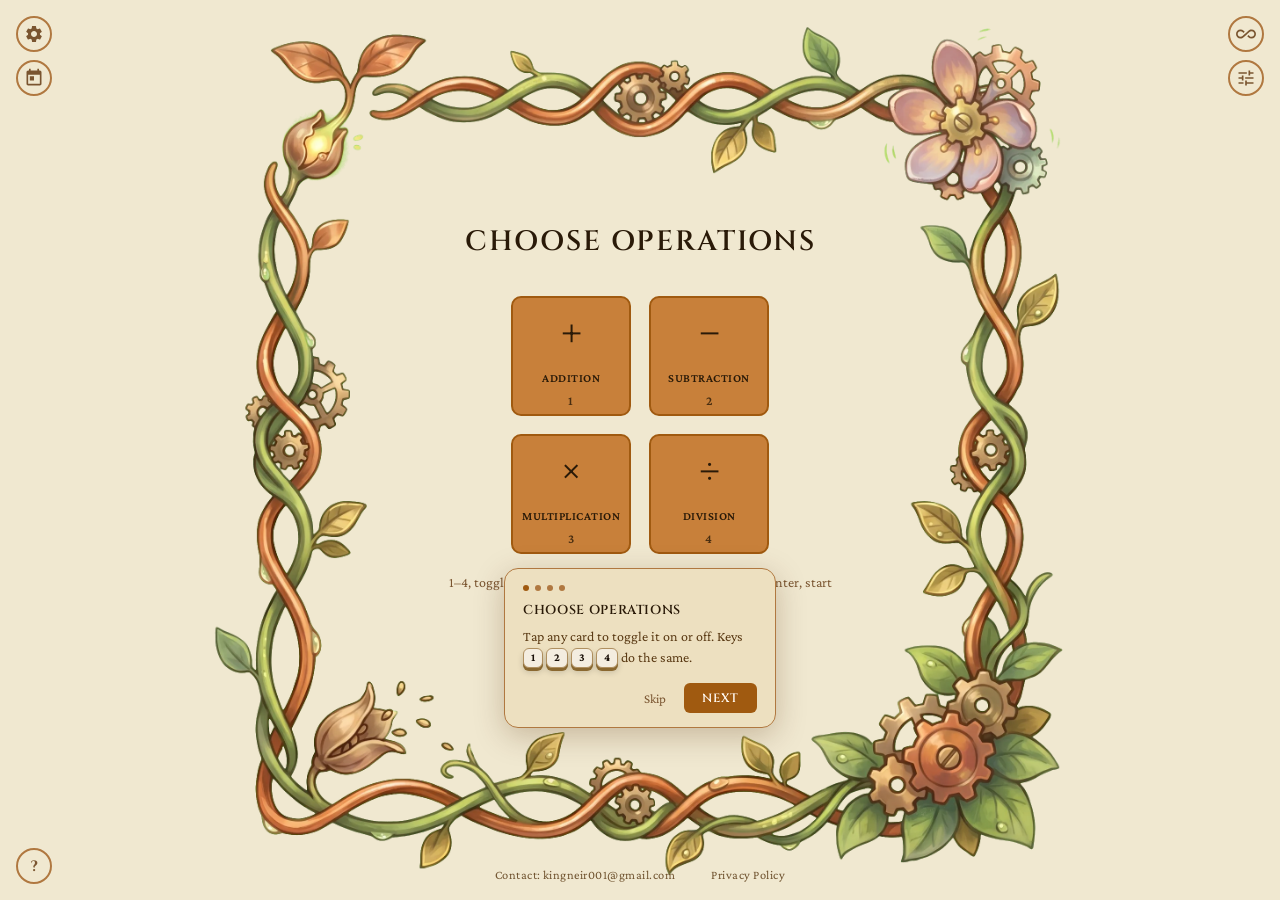
<file: index.html>
<!DOCTYPE html>
<html lang="en">

<head>
    <meta charset="UTF-8">
    <meta name="viewport" content="width=device-width, initial-scale=1.0">
    <meta name="google-site-verification" content="vmVoSpZH5NsSB_R1mJhQIMTR8s7l-epsSc2As7drc3E" />
    
    <!-- Primary Meta Tags -->
    <title>Math Quiz: Practice Mental Arithmetic Online</title>
    <meta name="title" content="Math Quiz: Practice Mental Arithmetic Online">
    <meta name="description" content="Improve your calculation speed with timed, focus, and expert modes. Practice addition, subtraction, multiplication, and division.">
    <link rel="canonical" href="https://coutneir.github.io/">

    <!-- Language alternates (one hardcoded HTML per language for share/crawler SEO) -->
    <link rel="alternate" hreflang="en" href="https://coutneir.github.io/">
    <link rel="alternate" hreflang="es" href="https://coutneir.github.io/es/">
    <link rel="alternate" hreflang="fr" href="https://coutneir.github.io/fr/">
    <link rel="alternate" hreflang="ca" href="https://coutneir.github.io/ca/">
    <link rel="alternate" hreflang="pt" href="https://coutneir.github.io/pt/">
    <link rel="alternate" hreflang="de" href="https://coutneir.github.io/de/">
    <link rel="alternate" hreflang="ar" href="https://coutneir.github.io/ar/">
    <link rel="alternate" hreflang="x-default" href="https://coutneir.github.io/">

    <!-- Theme Color for Browser UI -->
    <meta name="theme-color" content="#f0e8d0" media="(prefers-color-scheme: light)">
    <meta name="theme-color" content="#0a0614" media="(prefers-color-scheme: dark)">

    <!-- Open Graph / Facebook -->
    <meta property="og:type" content="website">
    <meta property="og:url" content="https://coutneir.github.io/">
    <meta property="og:title" content="Math Quiz: Practice Mental Arithmetic Online">
    <meta property="og:description" content="Improve your calculation speed with timed, focus, and expert modes. Practice addition, subtraction, multiplication, and division.">
    <meta property="og:image" content="https://coutneir.github.io/og_image.jpg">
    <meta property="og:image:width" content="1200">
    <meta property="og:image:height" content="630">
    <meta property="og:image:alt" content="Al-Khwarizmi inspired geometric emblem representing an Algorithm Pathway">
    <meta property="og:site_name" content="Math Quiz">
    <meta property="og:locale" content="en_US">

    <!-- Twitter -->
    <meta name="twitter:card" content="summary_large_image">
    <meta name="twitter:site" content="@coutneir">
    <meta name="twitter:url" content="https://coutneir.github.io/">
    <meta name="twitter:title" content="Math Quiz: Practice Mental Arithmetic Online">
    <meta name="twitter:description" content="Improve your calculation speed with timed, focus, and expert modes. Practice addition, subtraction, multiplication, and division.">
    <meta name="twitter:image" content="https://coutneir.github.io/og_image.jpg">

    <!-- Favicon and App Manifest -->
    <link rel="icon" type="image/x-icon" href="/favicon.ico">
    <link rel="icon" type="image/png" sizes="32x32" href="/favicon-32x32.png">
    <link rel="icon" type="image/svg+xml" href="/favicon.svg">
    <link rel="apple-touch-icon" sizes="180x180" href="/apple-touch-icon.png">
    <link rel="manifest" href="/site.webmanifest">

    <!-- JSON-LD Structured Data -->
    <script type="application/ld+json">
    {
      "@context": "https://schema.org",
      "@type": "WebApplication",
      "name": "Math Quiz",
      "description": "Practice arithmetic with timed, focus, and expert modes.",
      "url": "https://coutneir.github.io/",
      "applicationCategory": "EducationalApplication",
      "operatingSystem": "All",
      "browserRequirements": "Requires HTML5 support"
    }
    </script>

    <!-- Preconnect to reduce DNS + TLS latency for Google Fonts -->
    <link rel="preconnect" href="https://fonts.googleapis.com">
    <link rel="preconnect" href="https://fonts.gstatic.com" crossorigin>
    <!-- Defer font loading to prevent render-blocking and hit 100 Performance -->
    <link rel="preload" as="style" href="https://fonts.googleapis.com/css2?family=Cinzel:wght@400;600;700&family=Crimson+Pro:ital,wght@0,400;0,600;1,400&display=swap">
    <link rel="stylesheet" media="print" onload="this.onload=null;this.media='all'" href="https://fonts.googleapis.com/css2?family=Cinzel:wght@400;600;700&family=Crimson+Pro:ital,wght@0,400;0,600;1,400&display=swap">
    <noscript><link rel="stylesheet" href="https://fonts.googleapis.com/css2?family=Cinzel:wght@400;600;700&family=Crimson+Pro:ital,wght@0,400;0,600;1,400&display=swap"></noscript>
    <!-- Preload the active border so LCP fires as early as possible -->
    <link rel="preload" id="border-preload" as="image" href="/light_border.webp" type="image/webp" fetchpriority="high">
    <!-- Inline SVG sprite, replaces full Material Icons CDN (saves ~114KB) -->
    <svg xmlns="http://www.w3.org/2000/svg" style="display:none">
        <symbol id="icon-settings" viewBox="0 0 24 24"><path d="M19.14 12.94c.04-.3.06-.61.06-.94s-.02-.64-.07-.94l2.03-1.58a.49.49 0 0 0 .12-.61l-1.92-3.32a.49.49 0 0 0-.59-.22l-2.39.96a7.01 7.01 0 0 0-1.62-.94l-.36-2.54a.484.484 0 0 0-.48-.41h-3.84c-.24 0-.43.17-.47.41l-.36 2.54a7.34 7.34 0 0 0-1.62.94l-2.39-.96a.47.47 0 0 0-.59.22L2.74 8.87a.47.47 0 0 0 .12.61l2.03 1.58c-.05.3-.07.62-.07.94s.02.64.07.94l-2.03 1.58a.49.49 0 0 0-.12.61l1.92 3.32c.12.22.37.29.59.22l2.39-.96c.5.36 1.04.67 1.62.94l.36 2.54c.05.24.24.41.48.41h3.84c.24 0 .44-.17.47-.41l.36-2.54a7.34 7.34 0 0 0 1.62-.94l2.39.96c.22.08.47 0 .59-.22l1.92-3.32a.47.47 0 0 0-.12-.61l-2.01-1.58zM12 15.6c-1.98 0-3.6-1.62-3.6-3.6s1.62-3.6 3.6-3.6 3.6 1.62 3.6 3.6-1.62 3.6-3.6 3.6z"/></symbol>
        <symbol id="icon-all-inclusive" viewBox="0 0 24 24"><path d="M18.6 6.62c-1.44 0-2.8.56-3.77 1.53L12 10.66 10.48 12h.01L7.8 14.39c-.64.64-1.49.99-2.4.99-1.87 0-3.39-1.51-3.39-3.38S3.53 8.62 5.4 8.62c.91 0 1.76.35 2.44 1.03l1.13 1 1.51-1.34L9.22 8.2A5.37 5.37 0 0 0 5.4 6.62C2.42 6.62 0 9.04 0 12s2.42 5.38 5.4 5.38c1.44 0 2.8-.56 3.77-1.53l2.83-2.5.01.01L13.52 12h-.01l2.69-2.39c.64-.64 1.49-.99 2.4-.99 1.87 0 3.39 1.51 3.39 3.38s-1.52 3.38-3.39 3.38c-.9 0-1.76-.35-2.44-1.03l-1.14-1.01-1.51 1.34 1.27 1.12a5.386 5.386 0 0 0 3.82 1.57c2.98 0 5.4-2.41 5.4-5.38s-2.42-5.37-5.4-5.37z"/></symbol>
        <symbol id="icon-dark-mode" viewBox="0 0 24 24"><path d="M12 3a9 9 0 1 0 9 9c0-.46-.04-.92-.1-1.36a5.389 5.389 0 0 1-4.4 2.26 5.403 5.403 0 0 1-3.14-9.8c-.44-.06-.9-.1-1.36-.1z"/></symbol>
        <symbol id="icon-light-mode" viewBox="0 0 24 24"><path d="M12 7c-2.76 0-5 2.24-5 5s2.24 5 5 5 5-2.24 5-5-2.24-5-5-5zM2 13h2c.55 0 1-.45 1-1s-.45-1-1-1H2c-.55 0-1 .45-1 1s.45 1 1 1zm18 0h2c.55 0 1-.45 1-1s-.45-1-1-1h-2c-.55 0-1 .45-1 1s.45 1 1 1zM11 2v2c0 .55.45 1 1 1s1-.45 1-1V2c0-.55-.45-1-1-1s-1 .45-1 1zm0 18v2c0 .55.45 1 1 1s1-.45 1-1v-2c0-.55-.45-1-1-1s-1 .45-1 1zM5.99 4.58a.996.996 0 0 0-1.41 0 .996.996 0 0 0 0 1.41l1.06 1.06c.39.39 1.03.39 1.41 0s.39-1.03 0-1.41L5.99 4.58zm12.37 12.37a.996.996 0 0 0-1.41 0 .996.996 0 0 0 0 1.41l1.06 1.06c.39.39 1.03.39 1.41 0a.996.996 0 0 0 0-1.41l-1.06-1.06zm1.06-10.96a.996.996 0 0 0 0-1.41.996.996 0 0 0-1.41 0l-1.06 1.06c-.39.39-.39 1.03 0 1.41s1.03.39 1.41 0l1.06-1.06zM7.05 18.36a.996.996 0 0 0 0-1.41.996.996 0 0 0-1.41 0l-1.06 1.06c-.39.39-.39 1.03 0 1.41s1.03.39 1.41 0l1.06-1.06z"/></symbol>
        <symbol id="icon-language" viewBox="0 0 24 24"><path d="M11.99 2C6.47 2 2 6.48 2 12s4.47 10 9.99 10C17.52 22 22 17.52 22 12S17.52 2 11.99 2zm6.93 6h-2.95a15.65 15.65 0 0 0-1.38-3.56A8.03 8.03 0 0 1 18.92 8zM12 4.04c.83 1.2 1.48 2.53 1.91 3.96h-3.82c.43-1.43 1.08-2.76 1.91-3.96zM4.26 14C4.1 13.36 4 12.69 4 12s.1-1.36.26-2h3.38c-.08.66-.14 1.32-.14 2 0 .68.06 1.34.14 2H4.26zm.82 2h2.95c.32 1.25.78 2.45 1.38 3.56A7.99 7.99 0 0 1 5.08 16zm2.95-8H5.08a7.99 7.99 0 0 1 4.33-3.56A15.65 15.65 0 0 0 8.03 8zM12 19.96c-.83-1.2-1.48-2.53-1.91-3.96h3.82c-.43 1.43-1.08 2.76-1.91 3.96zM14.34 14H9.66c-.09-.66-.16-1.32-.16-2 0-.68.07-1.35.16-2h4.68c.09.65.16 1.32.16 2 0 .68-.07 1.34-.16 2zm.25 5.56c.6-1.11 1.06-2.31 1.38-3.56h2.95a8.03 8.03 0 0 1-4.33 3.56zM16.36 14c.08-.66.14-1.32.14-2 0-.68-.06-1.34-.14-2h3.38c.16.64.26 1.31.26 2s-.1 1.36-.26 2h-3.38z"/></symbol>
        <symbol id="icon-tune" viewBox="0 0 24 24"><path d="M3 17v2h6v-2H3zM3 5v2h10V5H3zm10 16v-2h8v-2h-8v-2h-2v6h2zM7 9v2H3v2h4v2h2V9H7zm14 4v-2H11v2h10zm-6-4h2V7h4V5h-4V3h-2v6z"/></symbol>
    </svg>
    

  <script type="module" crossorigin src="/assets/main-BMeiBWWd.js"></script>
  <link rel="stylesheet" crossorigin href="/assets/main-BiX0p4yx.css">
<link rel="manifest" href="/site.webmanifest"><script id="vite-plugin-pwa:register-sw" src="/registerSW.js"></script></head>

<body>
    <main id="bgc" aria-label="Math Quiz">
        <h1 class="sr-only">Math Quiz: Practice Mental Arithmetic Online</h1>

        <!-- Breathing glow overlay (focus mode) -->
        <div id="focus-glow" aria-hidden="true"></div>

        <!-- ── Expert settings panel ─────────────────────────────────── -->
        <dialog id="expert-panel" aria-labelledby="expert-title">
            <div id="expert-card">
                <div id="expert-header">
                    <h2 id="expert-title">Advanced</h2>
                    <button id="expert-close" aria-label="Close">&#x2715;</button>
                </div>

                <!-- Session -->
                <div class="expert-section">
                    <div class="expert-section-title" id="exp-sec-session">Session</div>
                    <div class="expert-row">
                        <span class="expert-label" id="exp-lbl-mode">Mode</span>
                        <div class="seg" id="seg-mode" aria-labelledby="exp-lbl-mode" role="radiogroup">
                            <button role="radio" aria-checked="true" tabindex="0" data-val="timed"   class="active" id="exp-mode-timed">Timed</button>
                            <button role="radio" aria-checked="false" tabindex="-1" data-val="endless" id="exp-mode-endless">Endless</button>
                        </div>
                    </div>
                    <div class="expert-row" id="timer-row">
                        <span class="expert-label" id="exp-lbl-timer">Timer</span>
                        <div class="seg" id="seg-timer" aria-labelledby="exp-lbl-timer" role="radiogroup">
                            <button role="radio" aria-checked="false" tabindex="0" data-val="30">30s</button>
                            <button role="radio" aria-checked="true" tabindex="0" data-val="60" class="active">60s</button>
                            <button role="radio" aria-checked="false" tabindex="-1" data-val="90">90s</button>
                            <button role="radio" aria-checked="false" tabindex="-1" data-val="120">120s</button>
                        </div>
                    </div>
                    <div class="expert-row" id="timer-custom-row">
                        <span class="expert-label" id="exp-lbl-custom">Custom (s)</span>
                        <input type="number" id="timer-custom" min="10" max="3600"
                               placeholder="—" class="range-custom-input"
                               aria-labelledby="exp-lbl-custom">
                    </div>
                </div>

                <!-- Numbers -->
                <div class="expert-section">
                    <div class="expert-section-title" id="exp-sec-numbers">Numbers</div>
                    <div class="expert-row">
                        <span class="expert-label" id="exp-lbl-range">Range</span>
                        <div class="seg" id="range-presets" aria-labelledby="exp-lbl-range" role="radiogroup">
                            <button role="radio" aria-checked="true" tabindex="0" data-val="10"   class="active">0–10</button>
                            <button role="radio" aria-checked="false" tabindex="-1" data-val="20">0–20</button>
                            <button role="radio" aria-checked="false" tabindex="-1" data-val="50">0–50</button>
                            <button role="radio" aria-checked="false" tabindex="-1" data-val="100">0–100</button>
                            <button role="radio" aria-checked="false" tabindex="-1" data-val="1000">0–1000</button>
                        </div>
                    </div>
                    <div class="range-custom">
                        <label for="range-min" id="exp-lbl-min">Min</label>
                        <input type="number" id="range-min" min="0" max="999" value="0">
                        <label for="range-max" id="exp-lbl-max">Max</label>
                        <input type="number" id="range-max" min="1" max="1000" value="10">
                    </div>
                    <div class="expert-row">
                        <span class="expert-label" id="exp-lbl-neg">Negative results</span>
                        <div class="seg" id="seg-neg" aria-labelledby="exp-lbl-neg" role="radiogroup">
                            <button role="radio" aria-checked="true" tabindex="0" data-val="off" class="active" id="exp-neg-off">Off</button>
                            <button role="radio" aria-checked="false" tabindex="-1" data-val="on"  id="exp-neg-on">On</button>
                        </div>
                    </div>
                    <div class="expert-row">
                        <span class="expert-label" id="exp-lbl-dec">Decimal division</span>
                        <div class="seg" id="seg-dec" aria-labelledby="exp-lbl-dec" role="radiogroup">
                            <button role="radio" aria-checked="true" tabindex="0" data-val="off" class="active" id="exp-dec-off">Off</button>
                            <button role="radio" aria-checked="false" tabindex="-1" data-val="on"  id="exp-dec-on">On</button>
                        </div>
                    </div>
                </div>

                <!-- Problem structure -->
                <div class="expert-section">
                    <div class="expert-section-title" id="exp-sec-structure">Problem structure</div>
                    <div class="expert-row">
                        <span class="expert-label" id="exp-lbl-dir">Answer direction</span>
                        <div class="seg" id="seg-dir" aria-labelledby="exp-lbl-dir" role="radiogroup">
                            <button role="radio" aria-checked="true" tabindex="0" data-val="normal" class="active">A ○ B = ?</button>
                            <button role="radio" aria-checked="false" tabindex="-1" data-val="operand">? ○ B = A</button>
                            <button role="radio" aria-checked="false" tabindex="-1" data-val="mixed">Mixed</button>
                        </div>
                    </div>
                    <div class="expert-row">
                        <span class="expert-label" id="exp-lbl-chain">Chained problems</span>
                        <div class="seg" id="seg-chain" aria-labelledby="exp-lbl-chain" role="radiogroup">
                            <button role="radio" aria-checked="true" tabindex="0" data-val="off" class="active" id="exp-chain-off">Off</button>
                            <button role="radio" aria-checked="false" tabindex="-1" data-val="on"  id="exp-chain-on">On</button>
                        </div>
                    </div>
                </div>

                <!-- Operation weight -->
                <div class="expert-section">
                    <div class="expert-section-title" id="exp-sec-weights">Operation weight</div>
                    <div id="weight-rows">
                        <div class="weight-row" data-op="addition">
                            <span class="weight-sym">+</span>
                            <input type="range" min="0" max="100" value="100" aria-label="Addition weight">
                            <span class="weight-val">100%</span>
                        </div>
                        <div class="weight-row" data-op="subtraction">
                            <span class="weight-sym">−</span>
                            <input type="range" min="0" max="100" value="100" aria-label="Subtraction weight">
                            <span class="weight-val">100%</span>
                        </div>
                        <div class="weight-row" data-op="multiplication">
                            <span class="weight-sym">×</span>
                            <input type="range" min="0" max="100" value="100" aria-label="Multiplication weight">
                            <span class="weight-val">100%</span>
                        </div>
                        <div class="weight-row" data-op="division">
                            <span class="weight-sym">÷</span>
                            <input type="range" min="0" max="100" value="100" aria-label="Division weight">
                            <span class="weight-val">100%</span>
                        </div>
                    </div>
                </div>

                <button id="expert-reset">Reset defaults</button>
            </div>
        </dialog>

        <!-- ── Screen 1: Select operations ───────────────────────────── -->
        <div class="screen active" id="screen-select" role="region" aria-labelledby="select-heading">
            <h2 id="select-heading">Choose operations</h2>
            <fieldset id="op-fieldset">
                <legend>Select which operations to practice</legend>
                <div id="op-grid">
                    <button class="op-card active" data-op="addition"
                            aria-pressed="true" aria-keyshortcuts="1">
                        <span aria-hidden="true">&plus;</span>
                        <span class="op-label">Addition</span>
                        <span class="op-key" aria-hidden="true">1</span>
                    </button>
                    <button class="op-card active" data-op="subtraction"
                            aria-pressed="true" aria-keyshortcuts="2">
                        <span aria-hidden="true">&minus;</span>
                        <span class="op-label">Subtraction</span>
                        <span class="op-key" aria-hidden="true">2</span>
                    </button>
                    <button class="op-card active" data-op="multiplication"
                            aria-pressed="true" aria-keyshortcuts="3">
                        <span aria-hidden="true">&times;</span>
                        <span class="op-label">Multiplication</span>
                        <span class="op-key" aria-hidden="true">3</span>
                    </button>
                    <button class="op-card active" data-op="division"
                            aria-pressed="true" aria-keyshortcuts="4">
                        <span aria-hidden="true">&divide;</span>
                        <span class="op-label">Division</span>
                        <span class="op-key" aria-hidden="true">4</span>
                    </button>
                </div>
            </fieldset>
            <div id="select-hints" aria-hidden="true">
                <span>1–4, toggle op</span>
                <span>Space, toggle all</span>
                <span>F, focus mode</span>
                <span>Enter, start</span>
            </div>
            <div id="history-bar" aria-live="polite" hidden></div>
            <button class="btn-primary" id="btn-start" aria-keyshortcuts="Enter">Start</button>
            <button id="btn-daily" aria-pressed="false" title="Daily Challenge">
                <svg class="icon" aria-hidden="true" viewBox="0 0 24 24"><path d="M19 3h-1V1h-2v2H8V1H6v2H5C3.9 3 3 3.9 3 5v14c0 1.1.9 2 2 2h14c1.1 0 2-.9 2-2V5c0-1.1-.9-2-2-2zm0 16H5V8h14v11zM7 10h5v5H7z"/></svg>
            </button>
            <!-- Gear: expert settings (top-left) -->
            <button id="expert-toggle" aria-label="Expert settings"
                    title="Expert Settings" aria-haspopup="dialog">
                <svg class="icon" aria-hidden="true"><use href="#icon-settings"/></svg>
            </button>
            <!-- Focus toggle placed after start in DOM so Tab order is: ops → start → focus toggle -->
            <button id="focus-toggle" aria-pressed="false"
                    aria-label="Focus mode" aria-keyshortcuts="f"
                    title="Focus Mode (F)">
                <svg class="icon" aria-hidden="true"><use href="#icon-all-inclusive"/></svg>
            </button>
        </div>

        <!-- ── Screen 2: Quiz ─────────────────────────────────────────── -->
        <div class="screen" id="screen-quiz" role="region" aria-labelledby="quiz-heading">
            <h2 id="quiz-heading" class="sr-only">Quiz</h2>
            <div id="countdown" hidden aria-live="assertive" aria-atomic="true"></div>
            <div id="timer" aria-live="assertive" aria-atomic="true" aria-label="Time remaining">1:00</div>
            <div id="calc-problem" role="status" aria-atomic="true" aria-label="Problem">
                <div id="calc-row">
                    <span id="operand1" aria-hidden="true"></span>
                    <span class="op-sym" id="symbol" aria-hidden="true"></span>
                    <span id="operand2" aria-hidden="true"></span>
                    <span aria-hidden="true">&equals;</span>
                    <input type="number" inputmode="numeric" enterkeyhint="go"
                           id="result-input"
                           autocomplete="off"
                           aria-label="Your answer"
                           aria-describedby="score-live">
                </div>
            </div>
            <output id="score-live" aria-live="polite" aria-atomic="true">0 correct</output>
            <button id="btn-submit-mobile" class="btn-primary" aria-label="Submit answer">&#10003;</button>
            <button id="btn-quit-mobile" class="btn-secondary" aria-label="Quit quiz">&#x2715;</button>
            <div class="screen-hint" aria-hidden="true">
                <span>Enter, submit</span>
                <span>Supr, clear</span>
                <span>Esc, quit</span>
            </div>
        </div>

        <!-- ── Screen 3: Results ──────────────────────────────────────── -->
        <div class="screen" id="screen-results" role="region" aria-labelledby="results-heading">
            <div class="results-scroll">
                <div id="results-inner">
                    <output id="score-display" aria-label="Score"></output>
                    <div id="tier-badge" role="status"></div>
                    <div id="tier-title"></div>
                    <div id="tier-message"></div>
                    <div id="tier-goal"></div>
                    <div id="score-sub"></div>
                    <div id="study-callout" class="study-callout" hidden>
                        <span class="study-heading"></span>
                        <div class="study-facts"></div>
                    </div>
                    <div id="sparkline" hidden aria-hidden="true"></div>
                </div>
                <div id="result-buttons">
                    <button class="btn-secondary" id="btn-change"
                            aria-keyshortcuts="Backspace">Change operations</button>
                    <button class="btn-primary" id="btn-repeat"
                            aria-keyshortcuts="Enter">Play again</button>
                    <button class="btn-share" id="btn-share" hidden aria-label="Share result">
                        <svg class="icon" aria-hidden="true" viewBox="0 0 24 24"><path d="M18 16c-.79 0-1.5.31-2.03.81L8.91 12.7A3.2 3.2 0 0 0 9 12a3.2 3.2 0 0 0-.09-.7l7-4.07A2.99 2.99 0 0 0 18 8a3 3 0 1 0-3-3c0 .24.04.47.09.7l-7 4.07A2.99 2.99 0 0 0 6 9a3 3 0 0 0 0 6c.79 0 1.5-.31 2.03-.81l7.06 4.12A2.93 2.93 0 0 0 15 19a3 3 0 1 0 3-3z"/></svg>
                    </button>
                </div>
            </div>
            <div class="screen-hint" aria-hidden="true">
                <span>Enter, play again</span>
                <span>Supr, change ops</span>
            </div>
        </div>

        <!-- ── Screen 4: Focus summary ────────────────────────────────── -->
        <div class="screen" id="screen-focus-results" role="region" aria-labelledby="focus-results-heading">
            <div class="results-scroll">
                <h2 id="focus-results-heading">Session summary</h2>
                <div id="focus-stat-row" role="group" aria-label="Session statistics">
                    <div class="focus-stat">
                        <output class="focus-stat-num" id="fs-correct" aria-label="Correct answers"></output>
                        <div class="focus-stat-label" id="fs-label-correct" aria-hidden="true">Correct</div>
                    </div>
                    <div class="focus-stat">
                        <output class="focus-stat-num" id="fs-attempted" aria-label="Attempted"></output>
                        <div class="focus-stat-label" id="fs-label-attempted" aria-hidden="true">Attempted</div>
                    </div>
                    <div class="focus-stat">
                        <output class="focus-stat-num" id="fs-accuracy" aria-label="Accuracy"></output>
                        <div class="focus-stat-label" id="fs-label-accuracy" aria-hidden="true">Accuracy</div>
                    </div>
                    <div class="focus-stat">
                        <output class="focus-stat-num sm" id="fs-duration" aria-label="Session duration"></output>
                        <div class="focus-stat-label" id="fs-label-duration" aria-hidden="true">Duration</div>
                    </div>
                    <div class="focus-stat">
                        <output class="focus-stat-num sm" id="fs-avg" aria-label="Average time per problem"></output>
                        <div class="focus-stat-label" id="fs-label-avg" aria-hidden="true">Avg / problem</div>
                    </div>
                </div>
                <div id="weak-spots">
                    <h2>Weak spots</h2>
                    <div id="weak-list" aria-live="polite"></div>
                    <div id="no-weak" style="display:none">No weak spots, clean session.</div>
                </div>
                <button class="btn-primary" id="btn-focus-menu"
                        aria-keyshortcuts="Enter">Back to menu</button>
            </div>
        </div>

    </main>

    <!-- Settings toggle button (top-right, replaces old palette-picker position) -->
    <button id="settings-toggle" aria-label="Settings" title="Settings" aria-haspopup="dialog">
        <svg class="icon" aria-hidden="true"><use href="#icon-tune"/></svg>
    </button>

    <!-- Settings panel -->
    <dialog id="settings-panel" aria-labelledby="settings-title">
      <div id="settings-card">
        <div id="settings-header">
          <h2 id="settings-title">Settings</h2>
          <button id="settings-close" aria-label="Close">&#x2715;</button>
        </div>
        <div class="settings-section">
          <div class="settings-section-title" id="st-sec-theme">Theme</div>
          <div id="st-swatches">
            <button class="st-swatch" data-preset="parchment" title="Parchment" aria-label="Parchment"></button>
            <button class="st-swatch" data-preset="night"     title="Night"     aria-label="Night"></button>
            <button class="st-swatch" data-preset="forest"    title="Forest"    aria-label="Forest"></button>
            <button class="st-swatch" data-preset="ocean"     title="Ocean"     aria-label="Ocean"></button>
            <button class="st-swatch" data-preset="dusk"      title="Dusk"      aria-label="Dusk"></button>
          </div>
        </div>
        <div class="settings-section">
          <div class="settings-section-title" id="st-sec-lang">Language</div>
          <div id="st-lang-grid">
            <button class="lang-btn" data-lang="en" lang="en">English</button>
            <button class="lang-btn" data-lang="es" lang="es">Español</button>
            <button class="lang-btn" data-lang="fr" lang="fr">Français</button>
            <button class="lang-btn" data-lang="ca" lang="ca">Català</button>
            <button class="lang-btn" data-lang="pt" lang="pt">Português</button>
            <button class="lang-btn" data-lang="de" lang="de">Deutsch</button>
            <button class="lang-btn" data-lang="ar" lang="ar" dir="rtl">العربية</button>
          </div>
        </div>
        <div class="settings-section">
          <div class="settings-section-title" id="st-sec-prefs">Preferences</div>
          <div class="settings-row">
            <span id="st-lbl-sound">Sound &amp; haptics</span>
            <button role="switch" id="sound-toggle" aria-checked="false" aria-labelledby="st-lbl-sound">Off</button>
          </div>
          <div class="settings-row">
            <span id="st-lbl-feedback">Show answer on miss</span>
            <button role="switch" id="feedback-toggle" aria-checked="false" aria-labelledby="st-lbl-feedback">Off</button>
          </div>
        </div>
        <div class="settings-section settings-danger">
          <button id="settings-reset" class="btn-danger">Reset all data</button>
        </div>
      </div>
    </dialog>

    <!-- Footer Links -->
    <div id="footer-links">
      <button id="contact-link" class="footer-link" type="button" title="Copy email"></button>
      <button id="privacy-link" class="footer-link" type="button">Privacy Policy</button>
    </div>

    <!-- Privacy Policy Panel -->
    <dialog id="privacy-panel" aria-labelledby="privacy-title">
      <div id="privacy-card">
        <div id="privacy-header">
          <h2 id="privacy-title">Privacy Policy</h2>
          <button id="privacy-close" class="dialog-close-btn" aria-label="Close" type="button">&#x2715;</button>
        </div>
        <div id="privacy-body">
          <p><strong>Responsible:</strong> The owner of this website (contact via the email provided on the site).</p>
          <p><strong>Cookies:</strong> This site does not use tracking cookies.</p>
          <p><strong>Hosting:</strong> Hosted on GitHub Pages, which may collect IP addresses for security purposes.</p>
          <p><strong>Purpose:</strong> This project generates no income and is entirely free for everyone.</p>
        </div>
      </div>
    </dialog>
    <!-- Help / Keyboard shortcuts button -->
    <button id="help-btn" aria-label="Keyboard shortcuts" aria-expanded="false" title="Keyboard shortcuts">?</button>

    <!-- Keyboard shortcuts panel -->
    <div id="help-panel" hidden role="dialog" aria-labelledby="help-title">
        <div id="help-header">
            <span id="help-title">Keyboard shortcuts</span>
            <button id="help-close" aria-label="Close">&#x2715;</button>
        </div>
        <div class="help-section">
            <div class="help-section-title" id="help-sec-select">Select screen</div>
            <div class="help-row"><span id="help-lbl-toggle-op">Toggle operation</span><span class="help-keys"><kbd>1</kbd> – <kbd>4</kbd></span></div>
            <div class="help-row"><span id="help-lbl-toggle-all">Toggle all</span><span class="help-keys"><kbd>Space</kbd></span></div>
            <div class="help-row"><span id="help-lbl-focus">Focus mode</span><span class="help-keys"><kbd>F</kbd></span></div>
            <div class="help-row"><span id="help-lbl-start">Start</span><span class="help-keys"><kbd>Enter</kbd></span></div>
        </div>
        <div class="help-section">
            <div class="help-section-title" id="help-sec-quiz">Quiz</div>
            <div class="help-row"><span id="help-lbl-submit">Submit answer</span><span class="help-keys"><kbd>Enter</kbd></span></div>
            <div class="help-row"><span id="help-lbl-clear">Clear input</span><span class="help-keys"><kbd>Backspace</kbd></span></div>
            <div class="help-row"><span id="help-lbl-quit">Quit</span><span class="help-keys"><kbd>Esc</kbd></span></div>
        </div>
        <div class="help-section">
            <div class="help-section-title" id="help-sec-results">Results</div>
            <div class="help-row"><span id="help-lbl-play-again">Play again</span><span class="help-keys"><kbd>Enter</kbd></span></div>
            <div class="help-row"><span id="help-lbl-change-ops">Change ops</span><span class="help-keys"><kbd>Backspace</kbd></span></div>
        </div>
    </div>

    <!-- Onboarding (first-visit only) -->
    <div id="onboarding" hidden aria-live="polite">
        <div id="ob-card">
            <div id="ob-step-dots"></div>
            <h3 id="ob-title"></h3>
            <p id="ob-body"></p>
            <div id="ob-actions">
                <button id="ob-skip">Skip</button>
                <button id="ob-next" class="btn-primary">Next</button>
            </div>
        </div>
    </div>

    <!-- visually-hidden utility used for sr-only headings -->
    <style>
        .sr-only {
            position: absolute;
            width: 1px; height: 1px;
            overflow: hidden;
            clip: rect(0 0 0 0);
            white-space: nowrap;
        }
    </style>

    <!-- Cloudflare Web Analytics --><script defer src='https://static.cloudflareinsights.com/beacon.min.js' data-cf-beacon='{"token": "3adb3115b8c9426fa2d37298f7bb7b2a"}'></script><!-- End Cloudflare Web Analytics -->
</body>

</html>
</file>
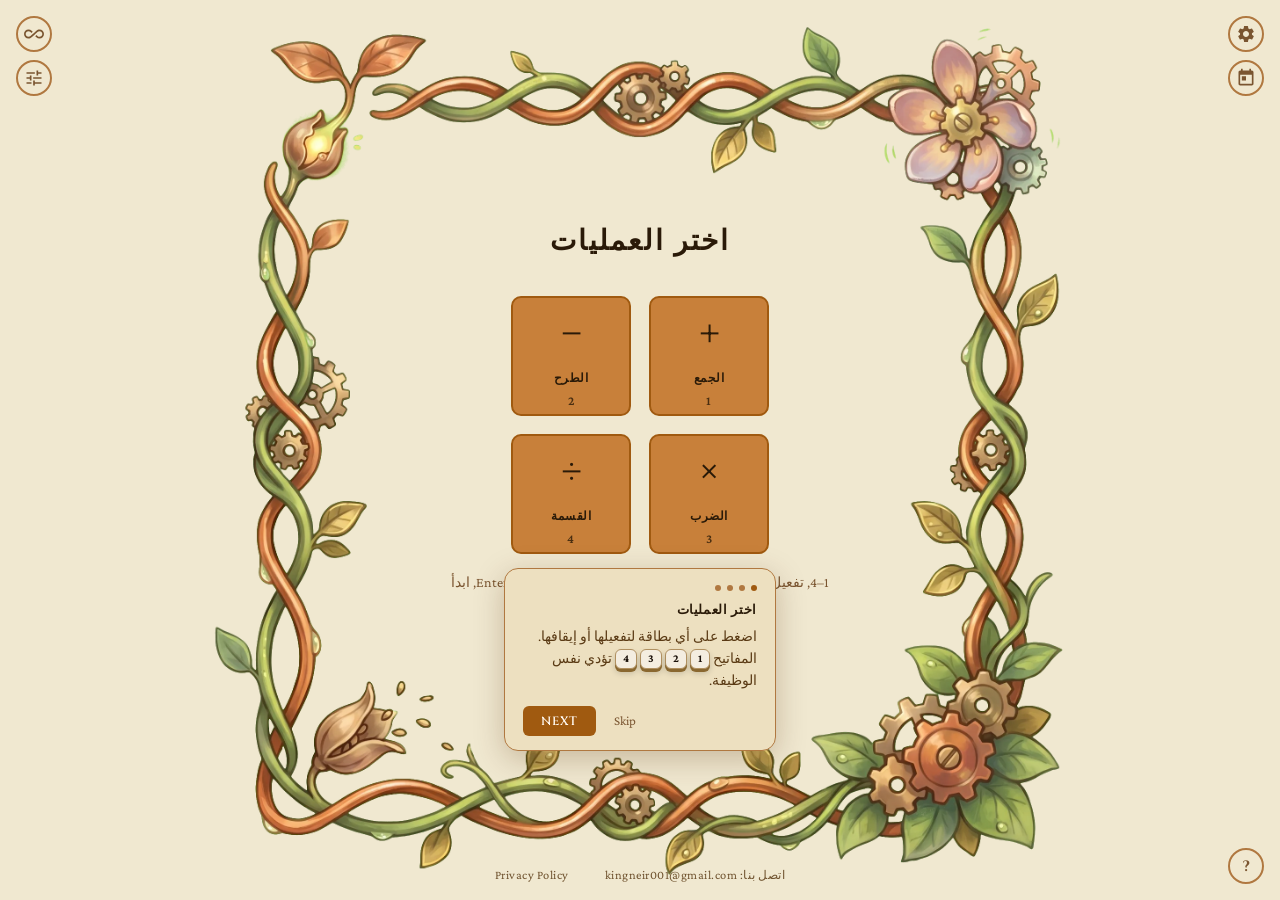
<file: ar/index.html>
<!DOCTYPE html>
<html lang="ar" dir="rtl">

<head>
    <meta charset="UTF-8">
    <meta name="viewport" content="width=device-width, initial-scale=1.0">
    <meta name="google-site-verification" content="vmVoSpZH5NsSB_R1mJhQIMTR8s7l-epsSc2As7drc3E" />
    
    <!-- Primary Meta Tags -->
    <title>Math Quiz: تدرّب على الحساب الذهني عبر الإنترنت</title>
    <meta name="title" content="Math Quiz: تدرّب على الحساب الذهني عبر الإنترنت">
    <meta name="description" content="حسّن سرعة حسابك مع أوضاع المؤقت والتركيز والخبير. تدرّب على الجمع والطرح والضرب والقسمة.">
    <link rel="canonical" href="https://coutneir.github.io/ar/">

    <!-- Language alternates (one hardcoded HTML per language for share/crawler SEO) -->
    <link rel="alternate" hreflang="en" href="https://coutneir.github.io/">
    <link rel="alternate" hreflang="es" href="https://coutneir.github.io/es/">
    <link rel="alternate" hreflang="fr" href="https://coutneir.github.io/fr/">
    <link rel="alternate" hreflang="ca" href="https://coutneir.github.io/ca/">
    <link rel="alternate" hreflang="pt" href="https://coutneir.github.io/pt/">
    <link rel="alternate" hreflang="de" href="https://coutneir.github.io/de/">
    <link rel="alternate" hreflang="ar" href="https://coutneir.github.io/ar/">
    <link rel="alternate" hreflang="x-default" href="https://coutneir.github.io/">

    <!-- Theme Color for Browser UI -->
    <meta name="theme-color" content="#f0e8d0" media="(prefers-color-scheme: light)">
    <meta name="theme-color" content="#0a0614" media="(prefers-color-scheme: dark)">

    <!-- Open Graph / Facebook -->
    <meta property="og:type" content="website">
    <meta property="og:url" content="https://coutneir.github.io/ar/">
    <meta property="og:title" content="Math Quiz: تدرّب على الحساب الذهني عبر الإنترنت">
    <meta property="og:description" content="حسّن سرعة حسابك مع أوضاع المؤقت والتركيز والخبير. تدرّب على الجمع والطرح والضرب والقسمة.">
    <meta property="og:image" content="https://coutneir.github.io/og_image.jpg">
    <meta property="og:image:width" content="1200">
    <meta property="og:image:height" content="630">
    <meta property="og:image:alt" content="Al-Khwarizmi inspired geometric emblem representing an Algorithm Pathway">
    <meta property="og:site_name" content="Math Quiz">
    <meta property="og:locale" content="ar_AR">

    <!-- Twitter -->
    <meta name="twitter:card" content="summary_large_image">
    <meta name="twitter:site" content="@coutneir">
    <meta name="twitter:url" content="https://coutneir.github.io/ar/">
    <meta name="twitter:title" content="Math Quiz: تدرّب على الحساب الذهني عبر الإنترنت">
    <meta name="twitter:description" content="حسّن سرعة حسابك مع أوضاع المؤقت والتركيز والخبير. تدرّب على الجمع والطرح والضرب والقسمة.">
    <meta name="twitter:image" content="https://coutneir.github.io/og_image.jpg">

    <!-- Favicon and App Manifest -->
    <link rel="icon" type="image/x-icon" href="/favicon.ico">
    <link rel="icon" type="image/png" sizes="32x32" href="/favicon-32x32.png">
    <link rel="icon" type="image/svg+xml" href="/favicon.svg">
    <link rel="apple-touch-icon" sizes="180x180" href="/apple-touch-icon.png">
    <link rel="manifest" href="/site.webmanifest">

    <!-- JSON-LD Structured Data -->
    <script type="application/ld+json">
    {
      "@context": "https://schema.org",
      "@type": "WebApplication",
      "name": "Math Quiz",
      "description": "حسّن سرعة حسابك مع أوضاع المؤقت والتركيز والخبير. تدرّب على الجمع والطرح والضرب والقسمة.",
      "url": "https://coutneir.github.io/",
      "applicationCategory": "EducationalApplication",
      "operatingSystem": "All",
      "browserRequirements": "Requires HTML5 support"
    }
    </script>

    <!-- Preconnect to reduce DNS + TLS latency for Google Fonts -->
    <link rel="preconnect" href="https://fonts.googleapis.com">
    <link rel="preconnect" href="https://fonts.gstatic.com" crossorigin>
    <!-- Defer font loading to prevent render-blocking and hit 100 Performance -->
    <link rel="preload" as="style" href="https://fonts.googleapis.com/css2?family=Cinzel:wght@400;600;700&family=Crimson+Pro:ital,wght@0,400;0,600;1,400&display=swap">
    <link rel="stylesheet" media="print" onload="this.onload=null;this.media='all'" href="https://fonts.googleapis.com/css2?family=Cinzel:wght@400;600;700&family=Crimson+Pro:ital,wght@0,400;0,600;1,400&display=swap">
    <noscript><link rel="stylesheet" href="https://fonts.googleapis.com/css2?family=Cinzel:wght@400;600;700&family=Crimson+Pro:ital,wght@0,400;0,600;1,400&display=swap"></noscript>
    <!-- Preload the active border so LCP fires as early as possible -->
    <link rel="preload" id="border-preload" as="image" href="/light_border.webp" type="image/webp" fetchpriority="high">
    <!-- Inline SVG sprite, replaces full Material Icons CDN (saves ~114KB) -->
    <svg xmlns="http://www.w3.org/2000/svg" style="display:none">
        <symbol id="icon-settings" viewBox="0 0 24 24"><path d="M19.14 12.94c.04-.3.06-.61.06-.94s-.02-.64-.07-.94l2.03-1.58a.49.49 0 0 0 .12-.61l-1.92-3.32a.49.49 0 0 0-.59-.22l-2.39.96a7.01 7.01 0 0 0-1.62-.94l-.36-2.54a.484.484 0 0 0-.48-.41h-3.84c-.24 0-.43.17-.47.41l-.36 2.54a7.34 7.34 0 0 0-1.62.94l-2.39-.96a.47.47 0 0 0-.59.22L2.74 8.87a.47.47 0 0 0 .12.61l2.03 1.58c-.05.3-.07.62-.07.94s.02.64.07.94l-2.03 1.58a.49.49 0 0 0-.12.61l1.92 3.32c.12.22.37.29.59.22l2.39-.96c.5.36 1.04.67 1.62.94l.36 2.54c.05.24.24.41.48.41h3.84c.24 0 .44-.17.47-.41l.36-2.54a7.34 7.34 0 0 0 1.62-.94l2.39.96c.22.08.47 0 .59-.22l1.92-3.32a.47.47 0 0 0-.12-.61l-2.01-1.58zM12 15.6c-1.98 0-3.6-1.62-3.6-3.6s1.62-3.6 3.6-3.6 3.6 1.62 3.6 3.6-1.62 3.6-3.6 3.6z"/></symbol>
        <symbol id="icon-all-inclusive" viewBox="0 0 24 24"><path d="M18.6 6.62c-1.44 0-2.8.56-3.77 1.53L12 10.66 10.48 12h.01L7.8 14.39c-.64.64-1.49.99-2.4.99-1.87 0-3.39-1.51-3.39-3.38S3.53 8.62 5.4 8.62c.91 0 1.76.35 2.44 1.03l1.13 1 1.51-1.34L9.22 8.2A5.37 5.37 0 0 0 5.4 6.62C2.42 6.62 0 9.04 0 12s2.42 5.38 5.4 5.38c1.44 0 2.8-.56 3.77-1.53l2.83-2.5.01.01L13.52 12h-.01l2.69-2.39c.64-.64 1.49-.99 2.4-.99 1.87 0 3.39 1.51 3.39 3.38s-1.52 3.38-3.39 3.38c-.9 0-1.76-.35-2.44-1.03l-1.14-1.01-1.51 1.34 1.27 1.12a5.386 5.386 0 0 0 3.82 1.57c2.98 0 5.4-2.41 5.4-5.38s-2.42-5.37-5.4-5.37z"/></symbol>
        <symbol id="icon-dark-mode" viewBox="0 0 24 24"><path d="M12 3a9 9 0 1 0 9 9c0-.46-.04-.92-.1-1.36a5.389 5.389 0 0 1-4.4 2.26 5.403 5.403 0 0 1-3.14-9.8c-.44-.06-.9-.1-1.36-.1z"/></symbol>
        <symbol id="icon-light-mode" viewBox="0 0 24 24"><path d="M12 7c-2.76 0-5 2.24-5 5s2.24 5 5 5 5-2.24 5-5-2.24-5-5-5zM2 13h2c.55 0 1-.45 1-1s-.45-1-1-1H2c-.55 0-1 .45-1 1s.45 1 1 1zm18 0h2c.55 0 1-.45 1-1s-.45-1-1-1h-2c-.55 0-1 .45-1 1s.45 1 1 1zM11 2v2c0 .55.45 1 1 1s1-.45 1-1V2c0-.55-.45-1-1-1s-1 .45-1 1zm0 18v2c0 .55.45 1 1 1s1-.45 1-1v-2c0-.55-.45-1-1-1s-1 .45-1 1zM5.99 4.58a.996.996 0 0 0-1.41 0 .996.996 0 0 0 0 1.41l1.06 1.06c.39.39 1.03.39 1.41 0s.39-1.03 0-1.41L5.99 4.58zm12.37 12.37a.996.996 0 0 0-1.41 0 .996.996 0 0 0 0 1.41l1.06 1.06c.39.39 1.03.39 1.41 0a.996.996 0 0 0 0-1.41l-1.06-1.06zm1.06-10.96a.996.996 0 0 0 0-1.41.996.996 0 0 0-1.41 0l-1.06 1.06c-.39.39-.39 1.03 0 1.41s1.03.39 1.41 0l1.06-1.06zM7.05 18.36a.996.996 0 0 0 0-1.41.996.996 0 0 0-1.41 0l-1.06 1.06c-.39.39-.39 1.03 0 1.41s1.03.39 1.41 0l1.06-1.06z"/></symbol>
        <symbol id="icon-language" viewBox="0 0 24 24"><path d="M11.99 2C6.47 2 2 6.48 2 12s4.47 10 9.99 10C17.52 22 22 17.52 22 12S17.52 2 11.99 2zm6.93 6h-2.95a15.65 15.65 0 0 0-1.38-3.56A8.03 8.03 0 0 1 18.92 8zM12 4.04c.83 1.2 1.48 2.53 1.91 3.96h-3.82c.43-1.43 1.08-2.76 1.91-3.96zM4.26 14C4.1 13.36 4 12.69 4 12s.1-1.36.26-2h3.38c-.08.66-.14 1.32-.14 2 0 .68.06 1.34.14 2H4.26zm.82 2h2.95c.32 1.25.78 2.45 1.38 3.56A7.99 7.99 0 0 1 5.08 16zm2.95-8H5.08a7.99 7.99 0 0 1 4.33-3.56A15.65 15.65 0 0 0 8.03 8zM12 19.96c-.83-1.2-1.48-2.53-1.91-3.96h3.82c-.43 1.43-1.08 2.76-1.91 3.96zM14.34 14H9.66c-.09-.66-.16-1.32-.16-2 0-.68.07-1.35.16-2h4.68c.09.65.16 1.32.16 2 0 .68-.07 1.34-.16 2zm.25 5.56c.6-1.11 1.06-2.31 1.38-3.56h2.95a8.03 8.03 0 0 1-4.33 3.56zM16.36 14c.08-.66.14-1.32.14-2 0-.68-.06-1.34-.14-2h3.38c.16.64.26 1.31.26 2s-.1 1.36-.26 2h-3.38z"/></symbol>
        <symbol id="icon-tune" viewBox="0 0 24 24"><path d="M3 17v2h6v-2H3zM3 5v2h10V5H3zm10 16v-2h8v-2h-8v-2h-2v6h2zM7 9v2H3v2h4v2h2V9H7zm14 4v-2H11v2h10zm-6-4h2V7h4V5h-4V3h-2v6z"/></symbol>
    </svg>
    

  <script type="module" crossorigin src="/assets/main-BMeiBWWd.js"></script>
  <link rel="stylesheet" crossorigin href="/assets/main-BiX0p4yx.css">
<link rel="manifest" href="/site.webmanifest"><script id="vite-plugin-pwa:register-sw" src="/registerSW.js"></script></head>

<body>
    <main id="bgc" aria-label="Math Quiz">
        <h1 class="sr-only">Math Quiz: تدرّب على الحساب الذهني عبر الإنترنت</h1>

        <!-- Breathing glow overlay (focus mode) -->
        <div id="focus-glow" aria-hidden="true"></div>

        <!-- ── Expert settings panel ─────────────────────────────────── -->
        <dialog id="expert-panel" aria-labelledby="expert-title">
            <div id="expert-card">
                <div id="expert-header">
                    <h2 id="expert-title">Advanced</h2>
                    <button id="expert-close" aria-label="Close">&#x2715;</button>
                </div>

                <!-- Session -->
                <div class="expert-section">
                    <div class="expert-section-title" id="exp-sec-session">Session</div>
                    <div class="expert-row">
                        <span class="expert-label" id="exp-lbl-mode">Mode</span>
                        <div class="seg" id="seg-mode" aria-labelledby="exp-lbl-mode" role="radiogroup">
                            <button role="radio" aria-checked="true" tabindex="0" data-val="timed"   class="active" id="exp-mode-timed">Timed</button>
                            <button role="radio" aria-checked="false" tabindex="-1" data-val="endless" id="exp-mode-endless">Endless</button>
                        </div>
                    </div>
                    <div class="expert-row" id="timer-row">
                        <span class="expert-label" id="exp-lbl-timer">Timer</span>
                        <div class="seg" id="seg-timer" aria-labelledby="exp-lbl-timer" role="radiogroup">
                            <button role="radio" aria-checked="false" tabindex="0" data-val="30">30s</button>
                            <button role="radio" aria-checked="true" tabindex="0" data-val="60" class="active">60s</button>
                            <button role="radio" aria-checked="false" tabindex="-1" data-val="90">90s</button>
                            <button role="radio" aria-checked="false" tabindex="-1" data-val="120">120s</button>
                        </div>
                    </div>
                    <div class="expert-row" id="timer-custom-row">
                        <span class="expert-label" id="exp-lbl-custom">Custom (s)</span>
                        <input type="number" id="timer-custom" min="10" max="3600"
                               placeholder="—" class="range-custom-input"
                               aria-labelledby="exp-lbl-custom">
                    </div>
                </div>

                <!-- Numbers -->
                <div class="expert-section">
                    <div class="expert-section-title" id="exp-sec-numbers">Numbers</div>
                    <div class="expert-row">
                        <span class="expert-label" id="exp-lbl-range">Range</span>
                        <div class="seg" id="range-presets" aria-labelledby="exp-lbl-range" role="radiogroup">
                            <button role="radio" aria-checked="true" tabindex="0" data-val="10"   class="active">0–10</button>
                            <button role="radio" aria-checked="false" tabindex="-1" data-val="20">0–20</button>
                            <button role="radio" aria-checked="false" tabindex="-1" data-val="50">0–50</button>
                            <button role="radio" aria-checked="false" tabindex="-1" data-val="100">0–100</button>
                            <button role="radio" aria-checked="false" tabindex="-1" data-val="1000">0–1000</button>
                        </div>
                    </div>
                    <div class="range-custom">
                        <label for="range-min" id="exp-lbl-min">Min</label>
                        <input type="number" id="range-min" min="0" max="999" value="0">
                        <label for="range-max" id="exp-lbl-max">Max</label>
                        <input type="number" id="range-max" min="1" max="1000" value="10">
                    </div>
                    <div class="expert-row">
                        <span class="expert-label" id="exp-lbl-neg">Negative results</span>
                        <div class="seg" id="seg-neg" aria-labelledby="exp-lbl-neg" role="radiogroup">
                            <button role="radio" aria-checked="true" tabindex="0" data-val="off" class="active" id="exp-neg-off">Off</button>
                            <button role="radio" aria-checked="false" tabindex="-1" data-val="on"  id="exp-neg-on">On</button>
                        </div>
                    </div>
                    <div class="expert-row">
                        <span class="expert-label" id="exp-lbl-dec">Decimal division</span>
                        <div class="seg" id="seg-dec" aria-labelledby="exp-lbl-dec" role="radiogroup">
                            <button role="radio" aria-checked="true" tabindex="0" data-val="off" class="active" id="exp-dec-off">Off</button>
                            <button role="radio" aria-checked="false" tabindex="-1" data-val="on"  id="exp-dec-on">On</button>
                        </div>
                    </div>
                </div>

                <!-- Problem structure -->
                <div class="expert-section">
                    <div class="expert-section-title" id="exp-sec-structure">Problem structure</div>
                    <div class="expert-row">
                        <span class="expert-label" id="exp-lbl-dir">Answer direction</span>
                        <div class="seg" id="seg-dir" aria-labelledby="exp-lbl-dir" role="radiogroup">
                            <button role="radio" aria-checked="true" tabindex="0" data-val="normal" class="active">A ○ B = ?</button>
                            <button role="radio" aria-checked="false" tabindex="-1" data-val="operand">? ○ B = A</button>
                            <button role="radio" aria-checked="false" tabindex="-1" data-val="mixed">Mixed</button>
                        </div>
                    </div>
                    <div class="expert-row">
                        <span class="expert-label" id="exp-lbl-chain">Chained problems</span>
                        <div class="seg" id="seg-chain" aria-labelledby="exp-lbl-chain" role="radiogroup">
                            <button role="radio" aria-checked="true" tabindex="0" data-val="off" class="active" id="exp-chain-off">Off</button>
                            <button role="radio" aria-checked="false" tabindex="-1" data-val="on"  id="exp-chain-on">On</button>
                        </div>
                    </div>
                </div>

                <!-- Operation weight -->
                <div class="expert-section">
                    <div class="expert-section-title" id="exp-sec-weights">Operation weight</div>
                    <div id="weight-rows">
                        <div class="weight-row" data-op="addition">
                            <span class="weight-sym">+</span>
                            <input type="range" min="0" max="100" value="100" aria-label="Addition weight">
                            <span class="weight-val">100%</span>
                        </div>
                        <div class="weight-row" data-op="subtraction">
                            <span class="weight-sym">−</span>
                            <input type="range" min="0" max="100" value="100" aria-label="Subtraction weight">
                            <span class="weight-val">100%</span>
                        </div>
                        <div class="weight-row" data-op="multiplication">
                            <span class="weight-sym">×</span>
                            <input type="range" min="0" max="100" value="100" aria-label="Multiplication weight">
                            <span class="weight-val">100%</span>
                        </div>
                        <div class="weight-row" data-op="division">
                            <span class="weight-sym">÷</span>
                            <input type="range" min="0" max="100" value="100" aria-label="Division weight">
                            <span class="weight-val">100%</span>
                        </div>
                    </div>
                </div>

                <button id="expert-reset">Reset defaults</button>
            </div>
        </dialog>

        <!-- ── Screen 1: Select operations ───────────────────────────── -->
        <div class="screen active" id="screen-select" role="region" aria-labelledby="select-heading">
            <h2 id="select-heading">Choose operations</h2>
            <fieldset id="op-fieldset">
                <legend>Select which operations to practice</legend>
                <div id="op-grid">
                    <button class="op-card active" data-op="addition"
                            aria-pressed="true" aria-keyshortcuts="1">
                        <span aria-hidden="true">&plus;</span>
                        <span class="op-label">Addition</span>
                        <span class="op-key" aria-hidden="true">1</span>
                    </button>
                    <button class="op-card active" data-op="subtraction"
                            aria-pressed="true" aria-keyshortcuts="2">
                        <span aria-hidden="true">&minus;</span>
                        <span class="op-label">Subtraction</span>
                        <span class="op-key" aria-hidden="true">2</span>
                    </button>
                    <button class="op-card active" data-op="multiplication"
                            aria-pressed="true" aria-keyshortcuts="3">
                        <span aria-hidden="true">&times;</span>
                        <span class="op-label">Multiplication</span>
                        <span class="op-key" aria-hidden="true">3</span>
                    </button>
                    <button class="op-card active" data-op="division"
                            aria-pressed="true" aria-keyshortcuts="4">
                        <span aria-hidden="true">&divide;</span>
                        <span class="op-label">Division</span>
                        <span class="op-key" aria-hidden="true">4</span>
                    </button>
                </div>
            </fieldset>
            <div id="select-hints" aria-hidden="true">
                <span>1–4, toggle op</span>
                <span>Space, toggle all</span>
                <span>F, focus mode</span>
                <span>Enter, start</span>
            </div>
            <div id="history-bar" aria-live="polite" hidden></div>
            <button class="btn-primary" id="btn-start" aria-keyshortcuts="Enter">Start</button>
            <button id="btn-daily" aria-pressed="false" title="Daily Challenge">
                <svg class="icon" aria-hidden="true" viewBox="0 0 24 24"><path d="M19 3h-1V1h-2v2H8V1H6v2H5C3.9 3 3 3.9 3 5v14c0 1.1.9 2 2 2h14c1.1 0 2-.9 2-2V5c0-1.1-.9-2-2-2zm0 16H5V8h14v11zM7 10h5v5H7z"/></svg>
            </button>
            <!-- Gear: expert settings (top-left) -->
            <button id="expert-toggle" aria-label="Expert settings"
                    title="Expert Settings" aria-haspopup="dialog">
                <svg class="icon" aria-hidden="true"><use href="#icon-settings"/></svg>
            </button>
            <!-- Focus toggle placed after start in DOM so Tab order is: ops → start → focus toggle -->
            <button id="focus-toggle" aria-pressed="false"
                    aria-label="Focus mode" aria-keyshortcuts="f"
                    title="Focus Mode (F)">
                <svg class="icon" aria-hidden="true"><use href="#icon-all-inclusive"/></svg>
            </button>
        </div>

        <!-- ── Screen 2: Quiz ─────────────────────────────────────────── -->
        <div class="screen" id="screen-quiz" role="region" aria-labelledby="quiz-heading">
            <h2 id="quiz-heading" class="sr-only">Quiz</h2>
            <div id="countdown" hidden aria-live="assertive" aria-atomic="true"></div>
            <div id="timer" aria-live="assertive" aria-atomic="true" aria-label="Time remaining">1:00</div>
            <div id="calc-problem" role="status" aria-atomic="true" aria-label="Problem">
                <div id="calc-row">
                    <span id="operand1" aria-hidden="true"></span>
                    <span class="op-sym" id="symbol" aria-hidden="true"></span>
                    <span id="operand2" aria-hidden="true"></span>
                    <span aria-hidden="true">&equals;</span>
                    <input type="number" inputmode="numeric" enterkeyhint="go"
                           id="result-input"
                           autocomplete="off"
                           aria-label="Your answer"
                           aria-describedby="score-live">
                </div>
            </div>
            <output id="score-live" aria-live="polite" aria-atomic="true">0 correct</output>
            <button id="btn-submit-mobile" class="btn-primary" aria-label="Submit answer">&#10003;</button>
            <button id="btn-quit-mobile" class="btn-secondary" aria-label="Quit quiz">&#x2715;</button>
            <div class="screen-hint" aria-hidden="true">
                <span>Enter, submit</span>
                <span>Supr, clear</span>
                <span>Esc, quit</span>
            </div>
        </div>

        <!-- ── Screen 3: Results ──────────────────────────────────────── -->
        <div class="screen" id="screen-results" role="region" aria-labelledby="results-heading">
            <div class="results-scroll">
                <div id="results-inner">
                    <output id="score-display" aria-label="Score"></output>
                    <div id="tier-badge" role="status"></div>
                    <div id="tier-title"></div>
                    <div id="tier-message"></div>
                    <div id="tier-goal"></div>
                    <div id="score-sub"></div>
                    <div id="study-callout" class="study-callout" hidden>
                        <span class="study-heading"></span>
                        <div class="study-facts"></div>
                    </div>
                    <div id="sparkline" hidden aria-hidden="true"></div>
                </div>
                <div id="result-buttons">
                    <button class="btn-secondary" id="btn-change"
                            aria-keyshortcuts="Backspace">Change operations</button>
                    <button class="btn-primary" id="btn-repeat"
                            aria-keyshortcuts="Enter">Play again</button>
                    <button class="btn-share" id="btn-share" hidden aria-label="Share result">
                        <svg class="icon" aria-hidden="true" viewBox="0 0 24 24"><path d="M18 16c-.79 0-1.5.31-2.03.81L8.91 12.7A3.2 3.2 0 0 0 9 12a3.2 3.2 0 0 0-.09-.7l7-4.07A2.99 2.99 0 0 0 18 8a3 3 0 1 0-3-3c0 .24.04.47.09.7l-7 4.07A2.99 2.99 0 0 0 6 9a3 3 0 0 0 0 6c.79 0 1.5-.31 2.03-.81l7.06 4.12A2.93 2.93 0 0 0 15 19a3 3 0 1 0 3-3z"/></svg>
                    </button>
                </div>
            </div>
            <div class="screen-hint" aria-hidden="true">
                <span>Enter, play again</span>
                <span>Supr, change ops</span>
            </div>
        </div>

        <!-- ── Screen 4: Focus summary ────────────────────────────────── -->
        <div class="screen" id="screen-focus-results" role="region" aria-labelledby="focus-results-heading">
            <div class="results-scroll">
                <h2 id="focus-results-heading">Session summary</h2>
                <div id="focus-stat-row" role="group" aria-label="Session statistics">
                    <div class="focus-stat">
                        <output class="focus-stat-num" id="fs-correct" aria-label="Correct answers"></output>
                        <div class="focus-stat-label" id="fs-label-correct" aria-hidden="true">Correct</div>
                    </div>
                    <div class="focus-stat">
                        <output class="focus-stat-num" id="fs-attempted" aria-label="Attempted"></output>
                        <div class="focus-stat-label" id="fs-label-attempted" aria-hidden="true">Attempted</div>
                    </div>
                    <div class="focus-stat">
                        <output class="focus-stat-num" id="fs-accuracy" aria-label="Accuracy"></output>
                        <div class="focus-stat-label" id="fs-label-accuracy" aria-hidden="true">Accuracy</div>
                    </div>
                    <div class="focus-stat">
                        <output class="focus-stat-num sm" id="fs-duration" aria-label="Session duration"></output>
                        <div class="focus-stat-label" id="fs-label-duration" aria-hidden="true">Duration</div>
                    </div>
                    <div class="focus-stat">
                        <output class="focus-stat-num sm" id="fs-avg" aria-label="Average time per problem"></output>
                        <div class="focus-stat-label" id="fs-label-avg" aria-hidden="true">Avg / problem</div>
                    </div>
                </div>
                <div id="weak-spots">
                    <h2>Weak spots</h2>
                    <div id="weak-list" aria-live="polite"></div>
                    <div id="no-weak" style="display:none">No weak spots, clean session.</div>
                </div>
                <button class="btn-primary" id="btn-focus-menu"
                        aria-keyshortcuts="Enter">Back to menu</button>
            </div>
        </div>

    </main>

    <!-- Settings toggle button (top-right, replaces old palette-picker position) -->
    <button id="settings-toggle" aria-label="Settings" title="Settings" aria-haspopup="dialog">
        <svg class="icon" aria-hidden="true"><use href="#icon-tune"/></svg>
    </button>

    <!-- Settings panel -->
    <dialog id="settings-panel" aria-labelledby="settings-title">
      <div id="settings-card">
        <div id="settings-header">
          <h2 id="settings-title">Settings</h2>
          <button id="settings-close" aria-label="Close">&#x2715;</button>
        </div>
        <div class="settings-section">
          <div class="settings-section-title" id="st-sec-theme">Theme</div>
          <div id="st-swatches">
            <button class="st-swatch" data-preset="parchment" title="Parchment" aria-label="Parchment"></button>
            <button class="st-swatch" data-preset="night"     title="Night"     aria-label="Night"></button>
            <button class="st-swatch" data-preset="forest"    title="Forest"    aria-label="Forest"></button>
            <button class="st-swatch" data-preset="ocean"     title="Ocean"     aria-label="Ocean"></button>
            <button class="st-swatch" data-preset="dusk"      title="Dusk"      aria-label="Dusk"></button>
          </div>
        </div>
        <div class="settings-section">
          <div class="settings-section-title" id="st-sec-lang">Language</div>
          <div id="st-lang-grid">
            <button class="lang-btn" data-lang="en" lang="en">English</button>
            <button class="lang-btn" data-lang="es" lang="es">Español</button>
            <button class="lang-btn" data-lang="fr" lang="fr">Français</button>
            <button class="lang-btn" data-lang="ca" lang="ca">Català</button>
            <button class="lang-btn" data-lang="pt" lang="pt">Português</button>
            <button class="lang-btn" data-lang="de" lang="de">Deutsch</button>
            <button class="lang-btn" data-lang="ar" lang="ar" dir="rtl">العربية</button>
          </div>
        </div>
        <div class="settings-section">
          <div class="settings-section-title" id="st-sec-prefs">Preferences</div>
          <div class="settings-row">
            <span id="st-lbl-sound">Sound &amp; haptics</span>
            <button role="switch" id="sound-toggle" aria-checked="false" aria-labelledby="st-lbl-sound">Off</button>
          </div>
          <div class="settings-row">
            <span id="st-lbl-feedback">Show answer on miss</span>
            <button role="switch" id="feedback-toggle" aria-checked="false" aria-labelledby="st-lbl-feedback">Off</button>
          </div>
        </div>
        <div class="settings-section settings-danger">
          <button id="settings-reset" class="btn-danger">Reset all data</button>
        </div>
      </div>
    </dialog>

    <!-- Footer Links -->
    <div id="footer-links">
      <button id="contact-link" class="footer-link" type="button" title="Copy email"></button>
      <button id="privacy-link" class="footer-link" type="button">Privacy Policy</button>
    </div>

    <!-- Privacy Policy Panel -->
    <dialog id="privacy-panel" aria-labelledby="privacy-title">
      <div id="privacy-card">
        <div id="privacy-header">
          <h2 id="privacy-title">Privacy Policy</h2>
          <button id="privacy-close" class="dialog-close-btn" aria-label="Close" type="button">&#x2715;</button>
        </div>
        <div id="privacy-body">
          <p><strong>Responsible:</strong> The owner of this website (contact via the email provided on the site).</p>
          <p><strong>Cookies:</strong> This site does not use tracking cookies.</p>
          <p><strong>Hosting:</strong> Hosted on GitHub Pages, which may collect IP addresses for security purposes.</p>
          <p><strong>Purpose:</strong> This project generates no income and is entirely free for everyone.</p>
        </div>
      </div>
    </dialog>
    <!-- Help / Keyboard shortcuts button -->
    <button id="help-btn" aria-label="Keyboard shortcuts" aria-expanded="false" title="Keyboard shortcuts">?</button>

    <!-- Keyboard shortcuts panel -->
    <div id="help-panel" hidden role="dialog" aria-labelledby="help-title">
        <div id="help-header">
            <span id="help-title">Keyboard shortcuts</span>
            <button id="help-close" aria-label="Close">&#x2715;</button>
        </div>
        <div class="help-section">
            <div class="help-section-title" id="help-sec-select">Select screen</div>
            <div class="help-row"><span id="help-lbl-toggle-op">Toggle operation</span><span class="help-keys"><kbd>1</kbd> – <kbd>4</kbd></span></div>
            <div class="help-row"><span id="help-lbl-toggle-all">Toggle all</span><span class="help-keys"><kbd>Space</kbd></span></div>
            <div class="help-row"><span id="help-lbl-focus">Focus mode</span><span class="help-keys"><kbd>F</kbd></span></div>
            <div class="help-row"><span id="help-lbl-start">Start</span><span class="help-keys"><kbd>Enter</kbd></span></div>
        </div>
        <div class="help-section">
            <div class="help-section-title" id="help-sec-quiz">Quiz</div>
            <div class="help-row"><span id="help-lbl-submit">Submit answer</span><span class="help-keys"><kbd>Enter</kbd></span></div>
            <div class="help-row"><span id="help-lbl-clear">Clear input</span><span class="help-keys"><kbd>Backspace</kbd></span></div>
            <div class="help-row"><span id="help-lbl-quit">Quit</span><span class="help-keys"><kbd>Esc</kbd></span></div>
        </div>
        <div class="help-section">
            <div class="help-section-title" id="help-sec-results">Results</div>
            <div class="help-row"><span id="help-lbl-play-again">Play again</span><span class="help-keys"><kbd>Enter</kbd></span></div>
            <div class="help-row"><span id="help-lbl-change-ops">Change ops</span><span class="help-keys"><kbd>Backspace</kbd></span></div>
        </div>
    </div>

    <!-- Onboarding (first-visit only) -->
    <div id="onboarding" hidden aria-live="polite">
        <div id="ob-card">
            <div id="ob-step-dots"></div>
            <h3 id="ob-title"></h3>
            <p id="ob-body"></p>
            <div id="ob-actions">
                <button id="ob-skip">Skip</button>
                <button id="ob-next" class="btn-primary">Next</button>
            </div>
        </div>
    </div>

    <!-- visually-hidden utility used for sr-only headings -->
    <style>
        .sr-only {
            position: absolute;
            width: 1px; height: 1px;
            overflow: hidden;
            clip: rect(0 0 0 0);
            white-space: nowrap;
        }
    </style>

    <!-- Cloudflare Web Analytics --><script defer src='https://static.cloudflareinsights.com/beacon.min.js' data-cf-beacon='{"token": "3adb3115b8c9426fa2d37298f7bb7b2a"}'></script><!-- End Cloudflare Web Analytics -->
</body>

</html>
</file>
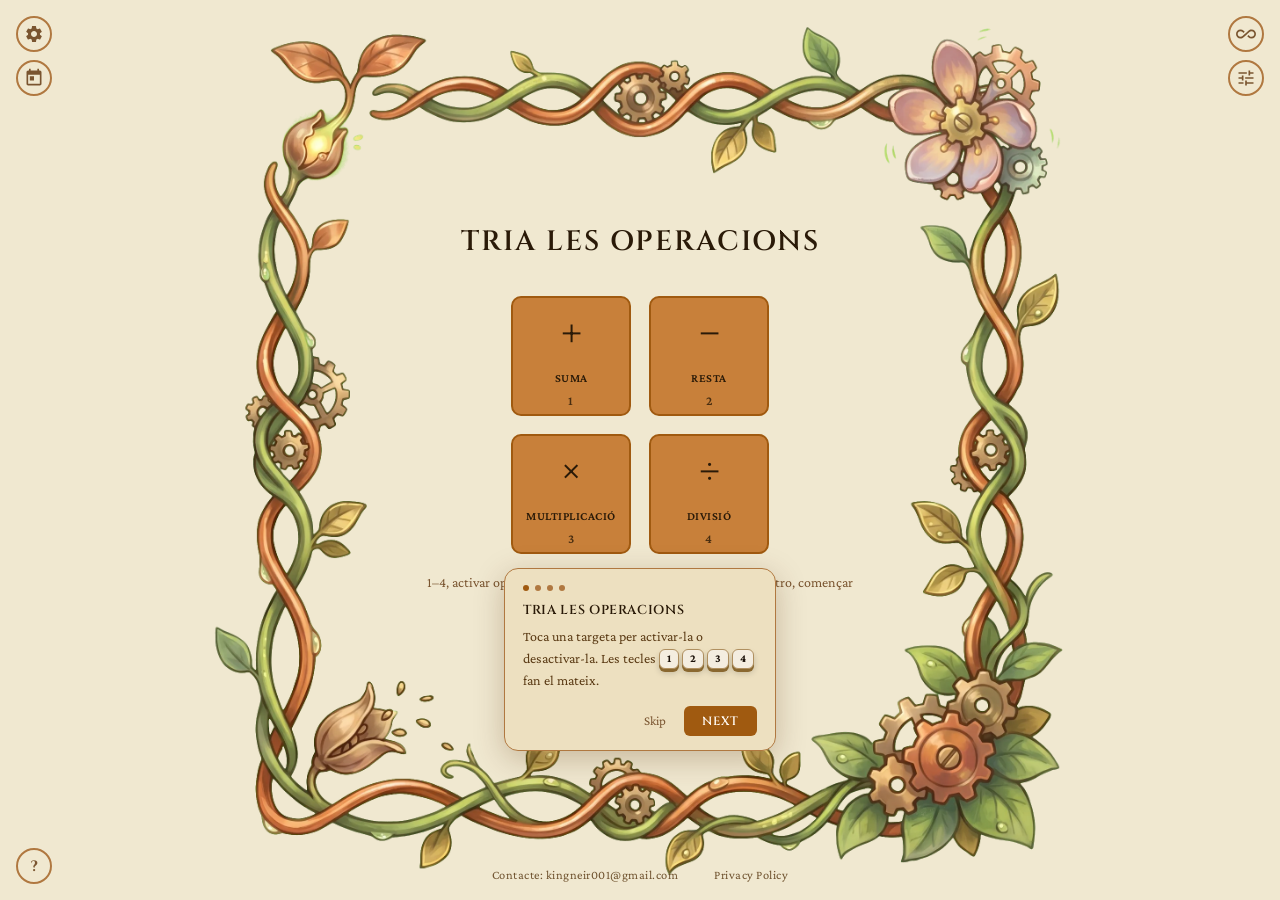
<file: ca/index.html>
<!DOCTYPE html>
<html lang="ca" dir="ltr">

<head>
    <meta charset="UTF-8">
    <meta name="viewport" content="width=device-width, initial-scale=1.0">
    <meta name="google-site-verification" content="vmVoSpZH5NsSB_R1mJhQIMTR8s7l-epsSc2As7drc3E" />
    
    <!-- Primary Meta Tags -->
    <title>Math Quiz: Practica el càlcul mental en línia</title>
    <meta name="title" content="Math Quiz: Practica el càlcul mental en línia">
    <meta name="description" content="Millora la teva velocitat de càlcul amb els modes cronometrat, concentració i expert. Practica sumes, restes, multiplicacions i divisions.">
    <link rel="canonical" href="https://coutneir.github.io/ca/">

    <!-- Language alternates (one hardcoded HTML per language for share/crawler SEO) -->
    <link rel="alternate" hreflang="en" href="https://coutneir.github.io/">
    <link rel="alternate" hreflang="es" href="https://coutneir.github.io/es/">
    <link rel="alternate" hreflang="fr" href="https://coutneir.github.io/fr/">
    <link rel="alternate" hreflang="ca" href="https://coutneir.github.io/ca/">
    <link rel="alternate" hreflang="pt" href="https://coutneir.github.io/pt/">
    <link rel="alternate" hreflang="de" href="https://coutneir.github.io/de/">
    <link rel="alternate" hreflang="ar" href="https://coutneir.github.io/ar/">
    <link rel="alternate" hreflang="x-default" href="https://coutneir.github.io/">

    <!-- Theme Color for Browser UI -->
    <meta name="theme-color" content="#f0e8d0" media="(prefers-color-scheme: light)">
    <meta name="theme-color" content="#0a0614" media="(prefers-color-scheme: dark)">

    <!-- Open Graph / Facebook -->
    <meta property="og:type" content="website">
    <meta property="og:url" content="https://coutneir.github.io/ca/">
    <meta property="og:title" content="Math Quiz: Practica el càlcul mental en línia">
    <meta property="og:description" content="Millora la teva velocitat de càlcul amb els modes cronometrat, concentració i expert. Practica sumes, restes, multiplicacions i divisions.">
    <meta property="og:image" content="https://coutneir.github.io/og_image.jpg">
    <meta property="og:image:width" content="1200">
    <meta property="og:image:height" content="630">
    <meta property="og:image:alt" content="Al-Khwarizmi inspired geometric emblem representing an Algorithm Pathway">
    <meta property="og:site_name" content="Math Quiz">
    <meta property="og:locale" content="ca_ES">

    <!-- Twitter -->
    <meta name="twitter:card" content="summary_large_image">
    <meta name="twitter:site" content="@coutneir">
    <meta name="twitter:url" content="https://coutneir.github.io/ca/">
    <meta name="twitter:title" content="Math Quiz: Practica el càlcul mental en línia">
    <meta name="twitter:description" content="Millora la teva velocitat de càlcul amb els modes cronometrat, concentració i expert. Practica sumes, restes, multiplicacions i divisions.">
    <meta name="twitter:image" content="https://coutneir.github.io/og_image.jpg">

    <!-- Favicon and App Manifest -->
    <link rel="icon" type="image/x-icon" href="/favicon.ico">
    <link rel="icon" type="image/png" sizes="32x32" href="/favicon-32x32.png">
    <link rel="icon" type="image/svg+xml" href="/favicon.svg">
    <link rel="apple-touch-icon" sizes="180x180" href="/apple-touch-icon.png">
    <link rel="manifest" href="/site.webmanifest">

    <!-- JSON-LD Structured Data -->
    <script type="application/ld+json">
    {
      "@context": "https://schema.org",
      "@type": "WebApplication",
      "name": "Math Quiz",
      "description": "Millora la teva velocitat de càlcul amb els modes cronometrat, concentració i expert. Practica sumes, restes, multiplicacions i divisions.",
      "url": "https://coutneir.github.io/",
      "applicationCategory": "EducationalApplication",
      "operatingSystem": "All",
      "browserRequirements": "Requires HTML5 support"
    }
    </script>

    <!-- Preconnect to reduce DNS + TLS latency for Google Fonts -->
    <link rel="preconnect" href="https://fonts.googleapis.com">
    <link rel="preconnect" href="https://fonts.gstatic.com" crossorigin>
    <!-- Defer font loading to prevent render-blocking and hit 100 Performance -->
    <link rel="preload" as="style" href="https://fonts.googleapis.com/css2?family=Cinzel:wght@400;600;700&family=Crimson+Pro:ital,wght@0,400;0,600;1,400&display=swap">
    <link rel="stylesheet" media="print" onload="this.onload=null;this.media='all'" href="https://fonts.googleapis.com/css2?family=Cinzel:wght@400;600;700&family=Crimson+Pro:ital,wght@0,400;0,600;1,400&display=swap">
    <noscript><link rel="stylesheet" href="https://fonts.googleapis.com/css2?family=Cinzel:wght@400;600;700&family=Crimson+Pro:ital,wght@0,400;0,600;1,400&display=swap"></noscript>
    <!-- Preload the active border so LCP fires as early as possible -->
    <link rel="preload" id="border-preload" as="image" href="/light_border.webp" type="image/webp" fetchpriority="high">
    <!-- Inline SVG sprite, replaces full Material Icons CDN (saves ~114KB) -->
    <svg xmlns="http://www.w3.org/2000/svg" style="display:none">
        <symbol id="icon-settings" viewBox="0 0 24 24"><path d="M19.14 12.94c.04-.3.06-.61.06-.94s-.02-.64-.07-.94l2.03-1.58a.49.49 0 0 0 .12-.61l-1.92-3.32a.49.49 0 0 0-.59-.22l-2.39.96a7.01 7.01 0 0 0-1.62-.94l-.36-2.54a.484.484 0 0 0-.48-.41h-3.84c-.24 0-.43.17-.47.41l-.36 2.54a7.34 7.34 0 0 0-1.62.94l-2.39-.96a.47.47 0 0 0-.59.22L2.74 8.87a.47.47 0 0 0 .12.61l2.03 1.58c-.05.3-.07.62-.07.94s.02.64.07.94l-2.03 1.58a.49.49 0 0 0-.12.61l1.92 3.32c.12.22.37.29.59.22l2.39-.96c.5.36 1.04.67 1.62.94l.36 2.54c.05.24.24.41.48.41h3.84c.24 0 .44-.17.47-.41l.36-2.54a7.34 7.34 0 0 0 1.62-.94l2.39.96c.22.08.47 0 .59-.22l1.92-3.32a.47.47 0 0 0-.12-.61l-2.01-1.58zM12 15.6c-1.98 0-3.6-1.62-3.6-3.6s1.62-3.6 3.6-3.6 3.6 1.62 3.6 3.6-1.62 3.6-3.6 3.6z"/></symbol>
        <symbol id="icon-all-inclusive" viewBox="0 0 24 24"><path d="M18.6 6.62c-1.44 0-2.8.56-3.77 1.53L12 10.66 10.48 12h.01L7.8 14.39c-.64.64-1.49.99-2.4.99-1.87 0-3.39-1.51-3.39-3.38S3.53 8.62 5.4 8.62c.91 0 1.76.35 2.44 1.03l1.13 1 1.51-1.34L9.22 8.2A5.37 5.37 0 0 0 5.4 6.62C2.42 6.62 0 9.04 0 12s2.42 5.38 5.4 5.38c1.44 0 2.8-.56 3.77-1.53l2.83-2.5.01.01L13.52 12h-.01l2.69-2.39c.64-.64 1.49-.99 2.4-.99 1.87 0 3.39 1.51 3.39 3.38s-1.52 3.38-3.39 3.38c-.9 0-1.76-.35-2.44-1.03l-1.14-1.01-1.51 1.34 1.27 1.12a5.386 5.386 0 0 0 3.82 1.57c2.98 0 5.4-2.41 5.4-5.38s-2.42-5.37-5.4-5.37z"/></symbol>
        <symbol id="icon-dark-mode" viewBox="0 0 24 24"><path d="M12 3a9 9 0 1 0 9 9c0-.46-.04-.92-.1-1.36a5.389 5.389 0 0 1-4.4 2.26 5.403 5.403 0 0 1-3.14-9.8c-.44-.06-.9-.1-1.36-.1z"/></symbol>
        <symbol id="icon-light-mode" viewBox="0 0 24 24"><path d="M12 7c-2.76 0-5 2.24-5 5s2.24 5 5 5 5-2.24 5-5-2.24-5-5-5zM2 13h2c.55 0 1-.45 1-1s-.45-1-1-1H2c-.55 0-1 .45-1 1s.45 1 1 1zm18 0h2c.55 0 1-.45 1-1s-.45-1-1-1h-2c-.55 0-1 .45-1 1s.45 1 1 1zM11 2v2c0 .55.45 1 1 1s1-.45 1-1V2c0-.55-.45-1-1-1s-1 .45-1 1zm0 18v2c0 .55.45 1 1 1s1-.45 1-1v-2c0-.55-.45-1-1-1s-1 .45-1 1zM5.99 4.58a.996.996 0 0 0-1.41 0 .996.996 0 0 0 0 1.41l1.06 1.06c.39.39 1.03.39 1.41 0s.39-1.03 0-1.41L5.99 4.58zm12.37 12.37a.996.996 0 0 0-1.41 0 .996.996 0 0 0 0 1.41l1.06 1.06c.39.39 1.03.39 1.41 0a.996.996 0 0 0 0-1.41l-1.06-1.06zm1.06-10.96a.996.996 0 0 0 0-1.41.996.996 0 0 0-1.41 0l-1.06 1.06c-.39.39-.39 1.03 0 1.41s1.03.39 1.41 0l1.06-1.06zM7.05 18.36a.996.996 0 0 0 0-1.41.996.996 0 0 0-1.41 0l-1.06 1.06c-.39.39-.39 1.03 0 1.41s1.03.39 1.41 0l1.06-1.06z"/></symbol>
        <symbol id="icon-language" viewBox="0 0 24 24"><path d="M11.99 2C6.47 2 2 6.48 2 12s4.47 10 9.99 10C17.52 22 22 17.52 22 12S17.52 2 11.99 2zm6.93 6h-2.95a15.65 15.65 0 0 0-1.38-3.56A8.03 8.03 0 0 1 18.92 8zM12 4.04c.83 1.2 1.48 2.53 1.91 3.96h-3.82c.43-1.43 1.08-2.76 1.91-3.96zM4.26 14C4.1 13.36 4 12.69 4 12s.1-1.36.26-2h3.38c-.08.66-.14 1.32-.14 2 0 .68.06 1.34.14 2H4.26zm.82 2h2.95c.32 1.25.78 2.45 1.38 3.56A7.99 7.99 0 0 1 5.08 16zm2.95-8H5.08a7.99 7.99 0 0 1 4.33-3.56A15.65 15.65 0 0 0 8.03 8zM12 19.96c-.83-1.2-1.48-2.53-1.91-3.96h3.82c-.43 1.43-1.08 2.76-1.91 3.96zM14.34 14H9.66c-.09-.66-.16-1.32-.16-2 0-.68.07-1.35.16-2h4.68c.09.65.16 1.32.16 2 0 .68-.07 1.34-.16 2zm.25 5.56c.6-1.11 1.06-2.31 1.38-3.56h2.95a8.03 8.03 0 0 1-4.33 3.56zM16.36 14c.08-.66.14-1.32.14-2 0-.68-.06-1.34-.14-2h3.38c.16.64.26 1.31.26 2s-.1 1.36-.26 2h-3.38z"/></symbol>
        <symbol id="icon-tune" viewBox="0 0 24 24"><path d="M3 17v2h6v-2H3zM3 5v2h10V5H3zm10 16v-2h8v-2h-8v-2h-2v6h2zM7 9v2H3v2h4v2h2V9H7zm14 4v-2H11v2h10zm-6-4h2V7h4V5h-4V3h-2v6z"/></symbol>
    </svg>
    

  <script type="module" crossorigin src="/assets/main-BMeiBWWd.js"></script>
  <link rel="stylesheet" crossorigin href="/assets/main-BiX0p4yx.css">
<link rel="manifest" href="/site.webmanifest"><script id="vite-plugin-pwa:register-sw" src="/registerSW.js"></script></head>

<body>
    <main id="bgc" aria-label="Math Quiz">
        <h1 class="sr-only">Math Quiz: Practica el càlcul mental en línia</h1>

        <!-- Breathing glow overlay (focus mode) -->
        <div id="focus-glow" aria-hidden="true"></div>

        <!-- ── Expert settings panel ─────────────────────────────────── -->
        <dialog id="expert-panel" aria-labelledby="expert-title">
            <div id="expert-card">
                <div id="expert-header">
                    <h2 id="expert-title">Advanced</h2>
                    <button id="expert-close" aria-label="Close">&#x2715;</button>
                </div>

                <!-- Session -->
                <div class="expert-section">
                    <div class="expert-section-title" id="exp-sec-session">Session</div>
                    <div class="expert-row">
                        <span class="expert-label" id="exp-lbl-mode">Mode</span>
                        <div class="seg" id="seg-mode" aria-labelledby="exp-lbl-mode" role="radiogroup">
                            <button role="radio" aria-checked="true" tabindex="0" data-val="timed"   class="active" id="exp-mode-timed">Timed</button>
                            <button role="radio" aria-checked="false" tabindex="-1" data-val="endless" id="exp-mode-endless">Endless</button>
                        </div>
                    </div>
                    <div class="expert-row" id="timer-row">
                        <span class="expert-label" id="exp-lbl-timer">Timer</span>
                        <div class="seg" id="seg-timer" aria-labelledby="exp-lbl-timer" role="radiogroup">
                            <button role="radio" aria-checked="false" tabindex="0" data-val="30">30s</button>
                            <button role="radio" aria-checked="true" tabindex="0" data-val="60" class="active">60s</button>
                            <button role="radio" aria-checked="false" tabindex="-1" data-val="90">90s</button>
                            <button role="radio" aria-checked="false" tabindex="-1" data-val="120">120s</button>
                        </div>
                    </div>
                    <div class="expert-row" id="timer-custom-row">
                        <span class="expert-label" id="exp-lbl-custom">Custom (s)</span>
                        <input type="number" id="timer-custom" min="10" max="3600"
                               placeholder="—" class="range-custom-input"
                               aria-labelledby="exp-lbl-custom">
                    </div>
                </div>

                <!-- Numbers -->
                <div class="expert-section">
                    <div class="expert-section-title" id="exp-sec-numbers">Numbers</div>
                    <div class="expert-row">
                        <span class="expert-label" id="exp-lbl-range">Range</span>
                        <div class="seg" id="range-presets" aria-labelledby="exp-lbl-range" role="radiogroup">
                            <button role="radio" aria-checked="true" tabindex="0" data-val="10"   class="active">0–10</button>
                            <button role="radio" aria-checked="false" tabindex="-1" data-val="20">0–20</button>
                            <button role="radio" aria-checked="false" tabindex="-1" data-val="50">0–50</button>
                            <button role="radio" aria-checked="false" tabindex="-1" data-val="100">0–100</button>
                            <button role="radio" aria-checked="false" tabindex="-1" data-val="1000">0–1000</button>
                        </div>
                    </div>
                    <div class="range-custom">
                        <label for="range-min" id="exp-lbl-min">Min</label>
                        <input type="number" id="range-min" min="0" max="999" value="0">
                        <label for="range-max" id="exp-lbl-max">Max</label>
                        <input type="number" id="range-max" min="1" max="1000" value="10">
                    </div>
                    <div class="expert-row">
                        <span class="expert-label" id="exp-lbl-neg">Negative results</span>
                        <div class="seg" id="seg-neg" aria-labelledby="exp-lbl-neg" role="radiogroup">
                            <button role="radio" aria-checked="true" tabindex="0" data-val="off" class="active" id="exp-neg-off">Off</button>
                            <button role="radio" aria-checked="false" tabindex="-1" data-val="on"  id="exp-neg-on">On</button>
                        </div>
                    </div>
                    <div class="expert-row">
                        <span class="expert-label" id="exp-lbl-dec">Decimal division</span>
                        <div class="seg" id="seg-dec" aria-labelledby="exp-lbl-dec" role="radiogroup">
                            <button role="radio" aria-checked="true" tabindex="0" data-val="off" class="active" id="exp-dec-off">Off</button>
                            <button role="radio" aria-checked="false" tabindex="-1" data-val="on"  id="exp-dec-on">On</button>
                        </div>
                    </div>
                </div>

                <!-- Problem structure -->
                <div class="expert-section">
                    <div class="expert-section-title" id="exp-sec-structure">Problem structure</div>
                    <div class="expert-row">
                        <span class="expert-label" id="exp-lbl-dir">Answer direction</span>
                        <div class="seg" id="seg-dir" aria-labelledby="exp-lbl-dir" role="radiogroup">
                            <button role="radio" aria-checked="true" tabindex="0" data-val="normal" class="active">A ○ B = ?</button>
                            <button role="radio" aria-checked="false" tabindex="-1" data-val="operand">? ○ B = A</button>
                            <button role="radio" aria-checked="false" tabindex="-1" data-val="mixed">Mixed</button>
                        </div>
                    </div>
                    <div class="expert-row">
                        <span class="expert-label" id="exp-lbl-chain">Chained problems</span>
                        <div class="seg" id="seg-chain" aria-labelledby="exp-lbl-chain" role="radiogroup">
                            <button role="radio" aria-checked="true" tabindex="0" data-val="off" class="active" id="exp-chain-off">Off</button>
                            <button role="radio" aria-checked="false" tabindex="-1" data-val="on"  id="exp-chain-on">On</button>
                        </div>
                    </div>
                </div>

                <!-- Operation weight -->
                <div class="expert-section">
                    <div class="expert-section-title" id="exp-sec-weights">Operation weight</div>
                    <div id="weight-rows">
                        <div class="weight-row" data-op="addition">
                            <span class="weight-sym">+</span>
                            <input type="range" min="0" max="100" value="100" aria-label="Addition weight">
                            <span class="weight-val">100%</span>
                        </div>
                        <div class="weight-row" data-op="subtraction">
                            <span class="weight-sym">−</span>
                            <input type="range" min="0" max="100" value="100" aria-label="Subtraction weight">
                            <span class="weight-val">100%</span>
                        </div>
                        <div class="weight-row" data-op="multiplication">
                            <span class="weight-sym">×</span>
                            <input type="range" min="0" max="100" value="100" aria-label="Multiplication weight">
                            <span class="weight-val">100%</span>
                        </div>
                        <div class="weight-row" data-op="division">
                            <span class="weight-sym">÷</span>
                            <input type="range" min="0" max="100" value="100" aria-label="Division weight">
                            <span class="weight-val">100%</span>
                        </div>
                    </div>
                </div>

                <button id="expert-reset">Reset defaults</button>
            </div>
        </dialog>

        <!-- ── Screen 1: Select operations ───────────────────────────── -->
        <div class="screen active" id="screen-select" role="region" aria-labelledby="select-heading">
            <h2 id="select-heading">Choose operations</h2>
            <fieldset id="op-fieldset">
                <legend>Select which operations to practice</legend>
                <div id="op-grid">
                    <button class="op-card active" data-op="addition"
                            aria-pressed="true" aria-keyshortcuts="1">
                        <span aria-hidden="true">&plus;</span>
                        <span class="op-label">Addition</span>
                        <span class="op-key" aria-hidden="true">1</span>
                    </button>
                    <button class="op-card active" data-op="subtraction"
                            aria-pressed="true" aria-keyshortcuts="2">
                        <span aria-hidden="true">&minus;</span>
                        <span class="op-label">Subtraction</span>
                        <span class="op-key" aria-hidden="true">2</span>
                    </button>
                    <button class="op-card active" data-op="multiplication"
                            aria-pressed="true" aria-keyshortcuts="3">
                        <span aria-hidden="true">&times;</span>
                        <span class="op-label">Multiplication</span>
                        <span class="op-key" aria-hidden="true">3</span>
                    </button>
                    <button class="op-card active" data-op="division"
                            aria-pressed="true" aria-keyshortcuts="4">
                        <span aria-hidden="true">&divide;</span>
                        <span class="op-label">Division</span>
                        <span class="op-key" aria-hidden="true">4</span>
                    </button>
                </div>
            </fieldset>
            <div id="select-hints" aria-hidden="true">
                <span>1–4, toggle op</span>
                <span>Space, toggle all</span>
                <span>F, focus mode</span>
                <span>Enter, start</span>
            </div>
            <div id="history-bar" aria-live="polite" hidden></div>
            <button class="btn-primary" id="btn-start" aria-keyshortcuts="Enter">Start</button>
            <button id="btn-daily" aria-pressed="false" title="Daily Challenge">
                <svg class="icon" aria-hidden="true" viewBox="0 0 24 24"><path d="M19 3h-1V1h-2v2H8V1H6v2H5C3.9 3 3 3.9 3 5v14c0 1.1.9 2 2 2h14c1.1 0 2-.9 2-2V5c0-1.1-.9-2-2-2zm0 16H5V8h14v11zM7 10h5v5H7z"/></svg>
            </button>
            <!-- Gear: expert settings (top-left) -->
            <button id="expert-toggle" aria-label="Expert settings"
                    title="Expert Settings" aria-haspopup="dialog">
                <svg class="icon" aria-hidden="true"><use href="#icon-settings"/></svg>
            </button>
            <!-- Focus toggle placed after start in DOM so Tab order is: ops → start → focus toggle -->
            <button id="focus-toggle" aria-pressed="false"
                    aria-label="Focus mode" aria-keyshortcuts="f"
                    title="Focus Mode (F)">
                <svg class="icon" aria-hidden="true"><use href="#icon-all-inclusive"/></svg>
            </button>
        </div>

        <!-- ── Screen 2: Quiz ─────────────────────────────────────────── -->
        <div class="screen" id="screen-quiz" role="region" aria-labelledby="quiz-heading">
            <h2 id="quiz-heading" class="sr-only">Quiz</h2>
            <div id="countdown" hidden aria-live="assertive" aria-atomic="true"></div>
            <div id="timer" aria-live="assertive" aria-atomic="true" aria-label="Time remaining">1:00</div>
            <div id="calc-problem" role="status" aria-atomic="true" aria-label="Problem">
                <div id="calc-row">
                    <span id="operand1" aria-hidden="true"></span>
                    <span class="op-sym" id="symbol" aria-hidden="true"></span>
                    <span id="operand2" aria-hidden="true"></span>
                    <span aria-hidden="true">&equals;</span>
                    <input type="number" inputmode="numeric" enterkeyhint="go"
                           id="result-input"
                           autocomplete="off"
                           aria-label="Your answer"
                           aria-describedby="score-live">
                </div>
            </div>
            <output id="score-live" aria-live="polite" aria-atomic="true">0 correct</output>
            <button id="btn-submit-mobile" class="btn-primary" aria-label="Submit answer">&#10003;</button>
            <button id="btn-quit-mobile" class="btn-secondary" aria-label="Quit quiz">&#x2715;</button>
            <div class="screen-hint" aria-hidden="true">
                <span>Enter, submit</span>
                <span>Supr, clear</span>
                <span>Esc, quit</span>
            </div>
        </div>

        <!-- ── Screen 3: Results ──────────────────────────────────────── -->
        <div class="screen" id="screen-results" role="region" aria-labelledby="results-heading">
            <div class="results-scroll">
                <div id="results-inner">
                    <output id="score-display" aria-label="Score"></output>
                    <div id="tier-badge" role="status"></div>
                    <div id="tier-title"></div>
                    <div id="tier-message"></div>
                    <div id="tier-goal"></div>
                    <div id="score-sub"></div>
                    <div id="study-callout" class="study-callout" hidden>
                        <span class="study-heading"></span>
                        <div class="study-facts"></div>
                    </div>
                    <div id="sparkline" hidden aria-hidden="true"></div>
                </div>
                <div id="result-buttons">
                    <button class="btn-secondary" id="btn-change"
                            aria-keyshortcuts="Backspace">Change operations</button>
                    <button class="btn-primary" id="btn-repeat"
                            aria-keyshortcuts="Enter">Play again</button>
                    <button class="btn-share" id="btn-share" hidden aria-label="Share result">
                        <svg class="icon" aria-hidden="true" viewBox="0 0 24 24"><path d="M18 16c-.79 0-1.5.31-2.03.81L8.91 12.7A3.2 3.2 0 0 0 9 12a3.2 3.2 0 0 0-.09-.7l7-4.07A2.99 2.99 0 0 0 18 8a3 3 0 1 0-3-3c0 .24.04.47.09.7l-7 4.07A2.99 2.99 0 0 0 6 9a3 3 0 0 0 0 6c.79 0 1.5-.31 2.03-.81l7.06 4.12A2.93 2.93 0 0 0 15 19a3 3 0 1 0 3-3z"/></svg>
                    </button>
                </div>
            </div>
            <div class="screen-hint" aria-hidden="true">
                <span>Enter, play again</span>
                <span>Supr, change ops</span>
            </div>
        </div>

        <!-- ── Screen 4: Focus summary ────────────────────────────────── -->
        <div class="screen" id="screen-focus-results" role="region" aria-labelledby="focus-results-heading">
            <div class="results-scroll">
                <h2 id="focus-results-heading">Session summary</h2>
                <div id="focus-stat-row" role="group" aria-label="Session statistics">
                    <div class="focus-stat">
                        <output class="focus-stat-num" id="fs-correct" aria-label="Correct answers"></output>
                        <div class="focus-stat-label" id="fs-label-correct" aria-hidden="true">Correct</div>
                    </div>
                    <div class="focus-stat">
                        <output class="focus-stat-num" id="fs-attempted" aria-label="Attempted"></output>
                        <div class="focus-stat-label" id="fs-label-attempted" aria-hidden="true">Attempted</div>
                    </div>
                    <div class="focus-stat">
                        <output class="focus-stat-num" id="fs-accuracy" aria-label="Accuracy"></output>
                        <div class="focus-stat-label" id="fs-label-accuracy" aria-hidden="true">Accuracy</div>
                    </div>
                    <div class="focus-stat">
                        <output class="focus-stat-num sm" id="fs-duration" aria-label="Session duration"></output>
                        <div class="focus-stat-label" id="fs-label-duration" aria-hidden="true">Duration</div>
                    </div>
                    <div class="focus-stat">
                        <output class="focus-stat-num sm" id="fs-avg" aria-label="Average time per problem"></output>
                        <div class="focus-stat-label" id="fs-label-avg" aria-hidden="true">Avg / problem</div>
                    </div>
                </div>
                <div id="weak-spots">
                    <h2>Weak spots</h2>
                    <div id="weak-list" aria-live="polite"></div>
                    <div id="no-weak" style="display:none">No weak spots, clean session.</div>
                </div>
                <button class="btn-primary" id="btn-focus-menu"
                        aria-keyshortcuts="Enter">Back to menu</button>
            </div>
        </div>

    </main>

    <!-- Settings toggle button (top-right, replaces old palette-picker position) -->
    <button id="settings-toggle" aria-label="Settings" title="Settings" aria-haspopup="dialog">
        <svg class="icon" aria-hidden="true"><use href="#icon-tune"/></svg>
    </button>

    <!-- Settings panel -->
    <dialog id="settings-panel" aria-labelledby="settings-title">
      <div id="settings-card">
        <div id="settings-header">
          <h2 id="settings-title">Settings</h2>
          <button id="settings-close" aria-label="Close">&#x2715;</button>
        </div>
        <div class="settings-section">
          <div class="settings-section-title" id="st-sec-theme">Theme</div>
          <div id="st-swatches">
            <button class="st-swatch" data-preset="parchment" title="Parchment" aria-label="Parchment"></button>
            <button class="st-swatch" data-preset="night"     title="Night"     aria-label="Night"></button>
            <button class="st-swatch" data-preset="forest"    title="Forest"    aria-label="Forest"></button>
            <button class="st-swatch" data-preset="ocean"     title="Ocean"     aria-label="Ocean"></button>
            <button class="st-swatch" data-preset="dusk"      title="Dusk"      aria-label="Dusk"></button>
          </div>
        </div>
        <div class="settings-section">
          <div class="settings-section-title" id="st-sec-lang">Language</div>
          <div id="st-lang-grid">
            <button class="lang-btn" data-lang="en" lang="en">English</button>
            <button class="lang-btn" data-lang="es" lang="es">Español</button>
            <button class="lang-btn" data-lang="fr" lang="fr">Français</button>
            <button class="lang-btn" data-lang="ca" lang="ca">Català</button>
            <button class="lang-btn" data-lang="pt" lang="pt">Português</button>
            <button class="lang-btn" data-lang="de" lang="de">Deutsch</button>
            <button class="lang-btn" data-lang="ar" lang="ar" dir="rtl">العربية</button>
          </div>
        </div>
        <div class="settings-section">
          <div class="settings-section-title" id="st-sec-prefs">Preferences</div>
          <div class="settings-row">
            <span id="st-lbl-sound">Sound &amp; haptics</span>
            <button role="switch" id="sound-toggle" aria-checked="false" aria-labelledby="st-lbl-sound">Off</button>
          </div>
          <div class="settings-row">
            <span id="st-lbl-feedback">Show answer on miss</span>
            <button role="switch" id="feedback-toggle" aria-checked="false" aria-labelledby="st-lbl-feedback">Off</button>
          </div>
        </div>
        <div class="settings-section settings-danger">
          <button id="settings-reset" class="btn-danger">Reset all data</button>
        </div>
      </div>
    </dialog>

    <!-- Footer Links -->
    <div id="footer-links">
      <button id="contact-link" class="footer-link" type="button" title="Copy email"></button>
      <button id="privacy-link" class="footer-link" type="button">Privacy Policy</button>
    </div>

    <!-- Privacy Policy Panel -->
    <dialog id="privacy-panel" aria-labelledby="privacy-title">
      <div id="privacy-card">
        <div id="privacy-header">
          <h2 id="privacy-title">Privacy Policy</h2>
          <button id="privacy-close" class="dialog-close-btn" aria-label="Close" type="button">&#x2715;</button>
        </div>
        <div id="privacy-body">
          <p><strong>Responsible:</strong> The owner of this website (contact via the email provided on the site).</p>
          <p><strong>Cookies:</strong> This site does not use tracking cookies.</p>
          <p><strong>Hosting:</strong> Hosted on GitHub Pages, which may collect IP addresses for security purposes.</p>
          <p><strong>Purpose:</strong> This project generates no income and is entirely free for everyone.</p>
        </div>
      </div>
    </dialog>
    <!-- Help / Keyboard shortcuts button -->
    <button id="help-btn" aria-label="Keyboard shortcuts" aria-expanded="false" title="Keyboard shortcuts">?</button>

    <!-- Keyboard shortcuts panel -->
    <div id="help-panel" hidden role="dialog" aria-labelledby="help-title">
        <div id="help-header">
            <span id="help-title">Keyboard shortcuts</span>
            <button id="help-close" aria-label="Close">&#x2715;</button>
        </div>
        <div class="help-section">
            <div class="help-section-title" id="help-sec-select">Select screen</div>
            <div class="help-row"><span id="help-lbl-toggle-op">Toggle operation</span><span class="help-keys"><kbd>1</kbd> – <kbd>4</kbd></span></div>
            <div class="help-row"><span id="help-lbl-toggle-all">Toggle all</span><span class="help-keys"><kbd>Space</kbd></span></div>
            <div class="help-row"><span id="help-lbl-focus">Focus mode</span><span class="help-keys"><kbd>F</kbd></span></div>
            <div class="help-row"><span id="help-lbl-start">Start</span><span class="help-keys"><kbd>Enter</kbd></span></div>
        </div>
        <div class="help-section">
            <div class="help-section-title" id="help-sec-quiz">Quiz</div>
            <div class="help-row"><span id="help-lbl-submit">Submit answer</span><span class="help-keys"><kbd>Enter</kbd></span></div>
            <div class="help-row"><span id="help-lbl-clear">Clear input</span><span class="help-keys"><kbd>Backspace</kbd></span></div>
            <div class="help-row"><span id="help-lbl-quit">Quit</span><span class="help-keys"><kbd>Esc</kbd></span></div>
        </div>
        <div class="help-section">
            <div class="help-section-title" id="help-sec-results">Results</div>
            <div class="help-row"><span id="help-lbl-play-again">Play again</span><span class="help-keys"><kbd>Enter</kbd></span></div>
            <div class="help-row"><span id="help-lbl-change-ops">Change ops</span><span class="help-keys"><kbd>Backspace</kbd></span></div>
        </div>
    </div>

    <!-- Onboarding (first-visit only) -->
    <div id="onboarding" hidden aria-live="polite">
        <div id="ob-card">
            <div id="ob-step-dots"></div>
            <h3 id="ob-title"></h3>
            <p id="ob-body"></p>
            <div id="ob-actions">
                <button id="ob-skip">Skip</button>
                <button id="ob-next" class="btn-primary">Next</button>
            </div>
        </div>
    </div>

    <!-- visually-hidden utility used for sr-only headings -->
    <style>
        .sr-only {
            position: absolute;
            width: 1px; height: 1px;
            overflow: hidden;
            clip: rect(0 0 0 0);
            white-space: nowrap;
        }
    </style>

    <!-- Cloudflare Web Analytics --><script defer src='https://static.cloudflareinsights.com/beacon.min.js' data-cf-beacon='{"token": "3adb3115b8c9426fa2d37298f7bb7b2a"}'></script><!-- End Cloudflare Web Analytics -->
</body>

</html>
</file>
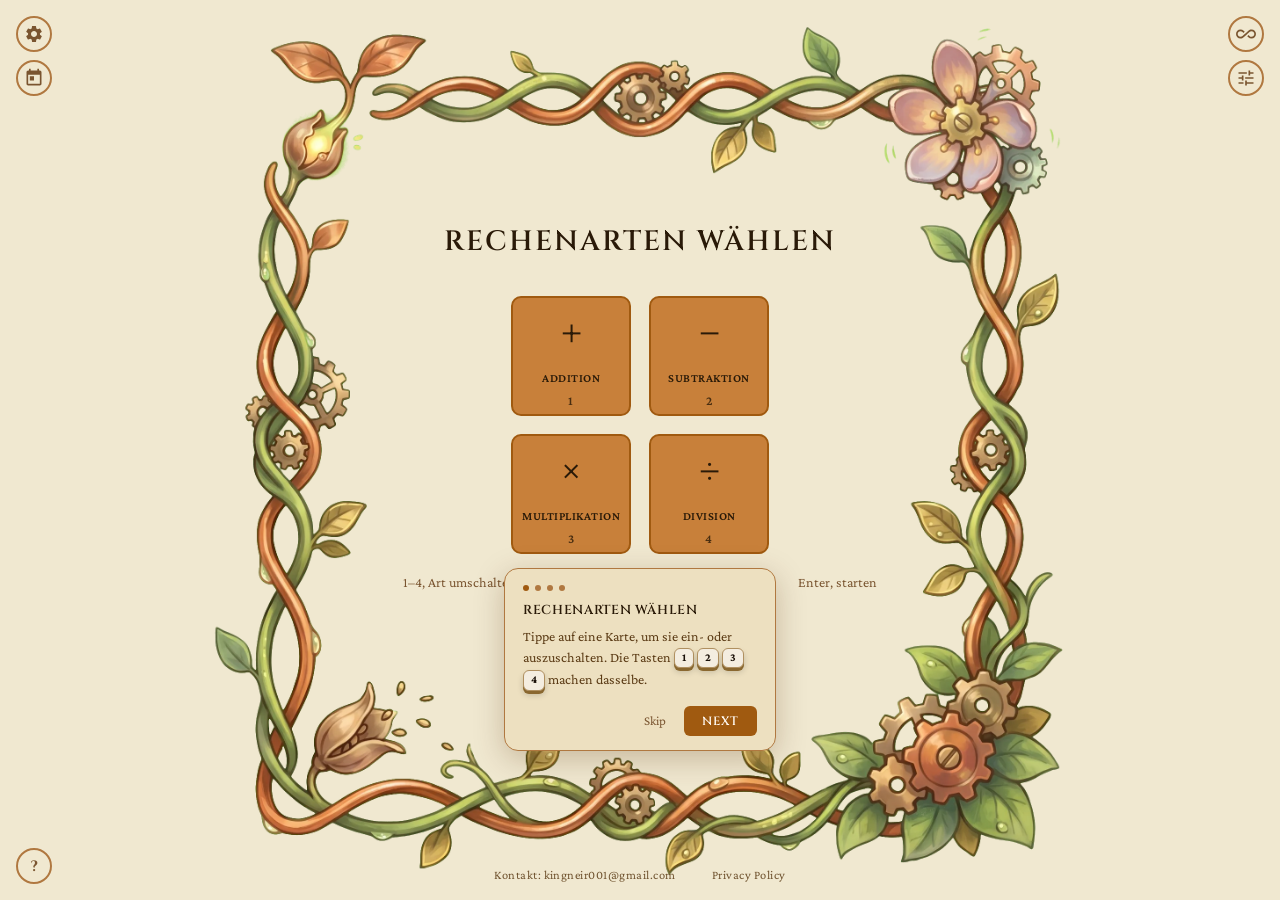
<file: de/index.html>
<!DOCTYPE html>
<html lang="de" dir="ltr">

<head>
    <meta charset="UTF-8">
    <meta name="viewport" content="width=device-width, initial-scale=1.0">
    <meta name="google-site-verification" content="vmVoSpZH5NsSB_R1mJhQIMTR8s7l-epsSc2As7drc3E" />
    
    <!-- Primary Meta Tags -->
    <title>Math Quiz: Kopfrechnen online üben</title>
    <meta name="title" content="Math Quiz: Kopfrechnen online üben">
    <meta name="description" content="Verbessern Sie Ihre Rechengeschwindigkeit mit Zeit-, Fokus- und Expertenmodus. Üben Sie Addition, Subtraktion, Multiplikation und Division.">
    <link rel="canonical" href="https://coutneir.github.io/de/">

    <!-- Language alternates (one hardcoded HTML per language for share/crawler SEO) -->
    <link rel="alternate" hreflang="en" href="https://coutneir.github.io/">
    <link rel="alternate" hreflang="es" href="https://coutneir.github.io/es/">
    <link rel="alternate" hreflang="fr" href="https://coutneir.github.io/fr/">
    <link rel="alternate" hreflang="ca" href="https://coutneir.github.io/ca/">
    <link rel="alternate" hreflang="pt" href="https://coutneir.github.io/pt/">
    <link rel="alternate" hreflang="de" href="https://coutneir.github.io/de/">
    <link rel="alternate" hreflang="ar" href="https://coutneir.github.io/ar/">
    <link rel="alternate" hreflang="x-default" href="https://coutneir.github.io/">

    <!-- Theme Color for Browser UI -->
    <meta name="theme-color" content="#f0e8d0" media="(prefers-color-scheme: light)">
    <meta name="theme-color" content="#0a0614" media="(prefers-color-scheme: dark)">

    <!-- Open Graph / Facebook -->
    <meta property="og:type" content="website">
    <meta property="og:url" content="https://coutneir.github.io/de/">
    <meta property="og:title" content="Math Quiz: Kopfrechnen online üben">
    <meta property="og:description" content="Verbessern Sie Ihre Rechengeschwindigkeit mit Zeit-, Fokus- und Expertenmodus. Üben Sie Addition, Subtraktion, Multiplikation und Division.">
    <meta property="og:image" content="https://coutneir.github.io/og_image.jpg">
    <meta property="og:image:width" content="1200">
    <meta property="og:image:height" content="630">
    <meta property="og:image:alt" content="Al-Khwarizmi inspired geometric emblem representing an Algorithm Pathway">
    <meta property="og:site_name" content="Math Quiz">
    <meta property="og:locale" content="de_DE">

    <!-- Twitter -->
    <meta name="twitter:card" content="summary_large_image">
    <meta name="twitter:site" content="@coutneir">
    <meta name="twitter:url" content="https://coutneir.github.io/de/">
    <meta name="twitter:title" content="Math Quiz: Kopfrechnen online üben">
    <meta name="twitter:description" content="Verbessern Sie Ihre Rechengeschwindigkeit mit Zeit-, Fokus- und Expertenmodus. Üben Sie Addition, Subtraktion, Multiplikation und Division.">
    <meta name="twitter:image" content="https://coutneir.github.io/og_image.jpg">

    <!-- Favicon and App Manifest -->
    <link rel="icon" type="image/x-icon" href="/favicon.ico">
    <link rel="icon" type="image/png" sizes="32x32" href="/favicon-32x32.png">
    <link rel="icon" type="image/svg+xml" href="/favicon.svg">
    <link rel="apple-touch-icon" sizes="180x180" href="/apple-touch-icon.png">
    <link rel="manifest" href="/site.webmanifest">

    <!-- JSON-LD Structured Data -->
    <script type="application/ld+json">
    {
      "@context": "https://schema.org",
      "@type": "WebApplication",
      "name": "Math Quiz",
      "description": "Verbessern Sie Ihre Rechengeschwindigkeit mit Zeit-, Fokus- und Expertenmodus. Üben Sie Addition, Subtraktion, Multiplikation und Division.",
      "url": "https://coutneir.github.io/",
      "applicationCategory": "EducationalApplication",
      "operatingSystem": "All",
      "browserRequirements": "Requires HTML5 support"
    }
    </script>

    <!-- Preconnect to reduce DNS + TLS latency for Google Fonts -->
    <link rel="preconnect" href="https://fonts.googleapis.com">
    <link rel="preconnect" href="https://fonts.gstatic.com" crossorigin>
    <!-- Defer font loading to prevent render-blocking and hit 100 Performance -->
    <link rel="preload" as="style" href="https://fonts.googleapis.com/css2?family=Cinzel:wght@400;600;700&family=Crimson+Pro:ital,wght@0,400;0,600;1,400&display=swap">
    <link rel="stylesheet" media="print" onload="this.onload=null;this.media='all'" href="https://fonts.googleapis.com/css2?family=Cinzel:wght@400;600;700&family=Crimson+Pro:ital,wght@0,400;0,600;1,400&display=swap">
    <noscript><link rel="stylesheet" href="https://fonts.googleapis.com/css2?family=Cinzel:wght@400;600;700&family=Crimson+Pro:ital,wght@0,400;0,600;1,400&display=swap"></noscript>
    <!-- Preload the active border so LCP fires as early as possible -->
    <link rel="preload" id="border-preload" as="image" href="/light_border.webp" type="image/webp" fetchpriority="high">
    <!-- Inline SVG sprite, replaces full Material Icons CDN (saves ~114KB) -->
    <svg xmlns="http://www.w3.org/2000/svg" style="display:none">
        <symbol id="icon-settings" viewBox="0 0 24 24"><path d="M19.14 12.94c.04-.3.06-.61.06-.94s-.02-.64-.07-.94l2.03-1.58a.49.49 0 0 0 .12-.61l-1.92-3.32a.49.49 0 0 0-.59-.22l-2.39.96a7.01 7.01 0 0 0-1.62-.94l-.36-2.54a.484.484 0 0 0-.48-.41h-3.84c-.24 0-.43.17-.47.41l-.36 2.54a7.34 7.34 0 0 0-1.62.94l-2.39-.96a.47.47 0 0 0-.59.22L2.74 8.87a.47.47 0 0 0 .12.61l2.03 1.58c-.05.3-.07.62-.07.94s.02.64.07.94l-2.03 1.58a.49.49 0 0 0-.12.61l1.92 3.32c.12.22.37.29.59.22l2.39-.96c.5.36 1.04.67 1.62.94l.36 2.54c.05.24.24.41.48.41h3.84c.24 0 .44-.17.47-.41l.36-2.54a7.34 7.34 0 0 0 1.62-.94l2.39.96c.22.08.47 0 .59-.22l1.92-3.32a.47.47 0 0 0-.12-.61l-2.01-1.58zM12 15.6c-1.98 0-3.6-1.62-3.6-3.6s1.62-3.6 3.6-3.6 3.6 1.62 3.6 3.6-1.62 3.6-3.6 3.6z"/></symbol>
        <symbol id="icon-all-inclusive" viewBox="0 0 24 24"><path d="M18.6 6.62c-1.44 0-2.8.56-3.77 1.53L12 10.66 10.48 12h.01L7.8 14.39c-.64.64-1.49.99-2.4.99-1.87 0-3.39-1.51-3.39-3.38S3.53 8.62 5.4 8.62c.91 0 1.76.35 2.44 1.03l1.13 1 1.51-1.34L9.22 8.2A5.37 5.37 0 0 0 5.4 6.62C2.42 6.62 0 9.04 0 12s2.42 5.38 5.4 5.38c1.44 0 2.8-.56 3.77-1.53l2.83-2.5.01.01L13.52 12h-.01l2.69-2.39c.64-.64 1.49-.99 2.4-.99 1.87 0 3.39 1.51 3.39 3.38s-1.52 3.38-3.39 3.38c-.9 0-1.76-.35-2.44-1.03l-1.14-1.01-1.51 1.34 1.27 1.12a5.386 5.386 0 0 0 3.82 1.57c2.98 0 5.4-2.41 5.4-5.38s-2.42-5.37-5.4-5.37z"/></symbol>
        <symbol id="icon-dark-mode" viewBox="0 0 24 24"><path d="M12 3a9 9 0 1 0 9 9c0-.46-.04-.92-.1-1.36a5.389 5.389 0 0 1-4.4 2.26 5.403 5.403 0 0 1-3.14-9.8c-.44-.06-.9-.1-1.36-.1z"/></symbol>
        <symbol id="icon-light-mode" viewBox="0 0 24 24"><path d="M12 7c-2.76 0-5 2.24-5 5s2.24 5 5 5 5-2.24 5-5-2.24-5-5-5zM2 13h2c.55 0 1-.45 1-1s-.45-1-1-1H2c-.55 0-1 .45-1 1s.45 1 1 1zm18 0h2c.55 0 1-.45 1-1s-.45-1-1-1h-2c-.55 0-1 .45-1 1s.45 1 1 1zM11 2v2c0 .55.45 1 1 1s1-.45 1-1V2c0-.55-.45-1-1-1s-1 .45-1 1zm0 18v2c0 .55.45 1 1 1s1-.45 1-1v-2c0-.55-.45-1-1-1s-1 .45-1 1zM5.99 4.58a.996.996 0 0 0-1.41 0 .996.996 0 0 0 0 1.41l1.06 1.06c.39.39 1.03.39 1.41 0s.39-1.03 0-1.41L5.99 4.58zm12.37 12.37a.996.996 0 0 0-1.41 0 .996.996 0 0 0 0 1.41l1.06 1.06c.39.39 1.03.39 1.41 0a.996.996 0 0 0 0-1.41l-1.06-1.06zm1.06-10.96a.996.996 0 0 0 0-1.41.996.996 0 0 0-1.41 0l-1.06 1.06c-.39.39-.39 1.03 0 1.41s1.03.39 1.41 0l1.06-1.06zM7.05 18.36a.996.996 0 0 0 0-1.41.996.996 0 0 0-1.41 0l-1.06 1.06c-.39.39-.39 1.03 0 1.41s1.03.39 1.41 0l1.06-1.06z"/></symbol>
        <symbol id="icon-language" viewBox="0 0 24 24"><path d="M11.99 2C6.47 2 2 6.48 2 12s4.47 10 9.99 10C17.52 22 22 17.52 22 12S17.52 2 11.99 2zm6.93 6h-2.95a15.65 15.65 0 0 0-1.38-3.56A8.03 8.03 0 0 1 18.92 8zM12 4.04c.83 1.2 1.48 2.53 1.91 3.96h-3.82c.43-1.43 1.08-2.76 1.91-3.96zM4.26 14C4.1 13.36 4 12.69 4 12s.1-1.36.26-2h3.38c-.08.66-.14 1.32-.14 2 0 .68.06 1.34.14 2H4.26zm.82 2h2.95c.32 1.25.78 2.45 1.38 3.56A7.99 7.99 0 0 1 5.08 16zm2.95-8H5.08a7.99 7.99 0 0 1 4.33-3.56A15.65 15.65 0 0 0 8.03 8zM12 19.96c-.83-1.2-1.48-2.53-1.91-3.96h3.82c-.43 1.43-1.08 2.76-1.91 3.96zM14.34 14H9.66c-.09-.66-.16-1.32-.16-2 0-.68.07-1.35.16-2h4.68c.09.65.16 1.32.16 2 0 .68-.07 1.34-.16 2zm.25 5.56c.6-1.11 1.06-2.31 1.38-3.56h2.95a8.03 8.03 0 0 1-4.33 3.56zM16.36 14c.08-.66.14-1.32.14-2 0-.68-.06-1.34-.14-2h3.38c.16.64.26 1.31.26 2s-.1 1.36-.26 2h-3.38z"/></symbol>
        <symbol id="icon-tune" viewBox="0 0 24 24"><path d="M3 17v2h6v-2H3zM3 5v2h10V5H3zm10 16v-2h8v-2h-8v-2h-2v6h2zM7 9v2H3v2h4v2h2V9H7zm14 4v-2H11v2h10zm-6-4h2V7h4V5h-4V3h-2v6z"/></symbol>
    </svg>
    

  <script type="module" crossorigin src="/assets/main-BMeiBWWd.js"></script>
  <link rel="stylesheet" crossorigin href="/assets/main-BiX0p4yx.css">
<link rel="manifest" href="/site.webmanifest"><script id="vite-plugin-pwa:register-sw" src="/registerSW.js"></script></head>

<body>
    <main id="bgc" aria-label="Math Quiz">
        <h1 class="sr-only">Math Quiz: Kopfrechnen online üben</h1>

        <!-- Breathing glow overlay (focus mode) -->
        <div id="focus-glow" aria-hidden="true"></div>

        <!-- ── Expert settings panel ─────────────────────────────────── -->
        <dialog id="expert-panel" aria-labelledby="expert-title">
            <div id="expert-card">
                <div id="expert-header">
                    <h2 id="expert-title">Advanced</h2>
                    <button id="expert-close" aria-label="Close">&#x2715;</button>
                </div>

                <!-- Session -->
                <div class="expert-section">
                    <div class="expert-section-title" id="exp-sec-session">Session</div>
                    <div class="expert-row">
                        <span class="expert-label" id="exp-lbl-mode">Mode</span>
                        <div class="seg" id="seg-mode" aria-labelledby="exp-lbl-mode" role="radiogroup">
                            <button role="radio" aria-checked="true" tabindex="0" data-val="timed"   class="active" id="exp-mode-timed">Timed</button>
                            <button role="radio" aria-checked="false" tabindex="-1" data-val="endless" id="exp-mode-endless">Endless</button>
                        </div>
                    </div>
                    <div class="expert-row" id="timer-row">
                        <span class="expert-label" id="exp-lbl-timer">Timer</span>
                        <div class="seg" id="seg-timer" aria-labelledby="exp-lbl-timer" role="radiogroup">
                            <button role="radio" aria-checked="false" tabindex="0" data-val="30">30s</button>
                            <button role="radio" aria-checked="true" tabindex="0" data-val="60" class="active">60s</button>
                            <button role="radio" aria-checked="false" tabindex="-1" data-val="90">90s</button>
                            <button role="radio" aria-checked="false" tabindex="-1" data-val="120">120s</button>
                        </div>
                    </div>
                    <div class="expert-row" id="timer-custom-row">
                        <span class="expert-label" id="exp-lbl-custom">Custom (s)</span>
                        <input type="number" id="timer-custom" min="10" max="3600"
                               placeholder="—" class="range-custom-input"
                               aria-labelledby="exp-lbl-custom">
                    </div>
                </div>

                <!-- Numbers -->
                <div class="expert-section">
                    <div class="expert-section-title" id="exp-sec-numbers">Numbers</div>
                    <div class="expert-row">
                        <span class="expert-label" id="exp-lbl-range">Range</span>
                        <div class="seg" id="range-presets" aria-labelledby="exp-lbl-range" role="radiogroup">
                            <button role="radio" aria-checked="true" tabindex="0" data-val="10"   class="active">0–10</button>
                            <button role="radio" aria-checked="false" tabindex="-1" data-val="20">0–20</button>
                            <button role="radio" aria-checked="false" tabindex="-1" data-val="50">0–50</button>
                            <button role="radio" aria-checked="false" tabindex="-1" data-val="100">0–100</button>
                            <button role="radio" aria-checked="false" tabindex="-1" data-val="1000">0–1000</button>
                        </div>
                    </div>
                    <div class="range-custom">
                        <label for="range-min" id="exp-lbl-min">Min</label>
                        <input type="number" id="range-min" min="0" max="999" value="0">
                        <label for="range-max" id="exp-lbl-max">Max</label>
                        <input type="number" id="range-max" min="1" max="1000" value="10">
                    </div>
                    <div class="expert-row">
                        <span class="expert-label" id="exp-lbl-neg">Negative results</span>
                        <div class="seg" id="seg-neg" aria-labelledby="exp-lbl-neg" role="radiogroup">
                            <button role="radio" aria-checked="true" tabindex="0" data-val="off" class="active" id="exp-neg-off">Off</button>
                            <button role="radio" aria-checked="false" tabindex="-1" data-val="on"  id="exp-neg-on">On</button>
                        </div>
                    </div>
                    <div class="expert-row">
                        <span class="expert-label" id="exp-lbl-dec">Decimal division</span>
                        <div class="seg" id="seg-dec" aria-labelledby="exp-lbl-dec" role="radiogroup">
                            <button role="radio" aria-checked="true" tabindex="0" data-val="off" class="active" id="exp-dec-off">Off</button>
                            <button role="radio" aria-checked="false" tabindex="-1" data-val="on"  id="exp-dec-on">On</button>
                        </div>
                    </div>
                </div>

                <!-- Problem structure -->
                <div class="expert-section">
                    <div class="expert-section-title" id="exp-sec-structure">Problem structure</div>
                    <div class="expert-row">
                        <span class="expert-label" id="exp-lbl-dir">Answer direction</span>
                        <div class="seg" id="seg-dir" aria-labelledby="exp-lbl-dir" role="radiogroup">
                            <button role="radio" aria-checked="true" tabindex="0" data-val="normal" class="active">A ○ B = ?</button>
                            <button role="radio" aria-checked="false" tabindex="-1" data-val="operand">? ○ B = A</button>
                            <button role="radio" aria-checked="false" tabindex="-1" data-val="mixed">Mixed</button>
                        </div>
                    </div>
                    <div class="expert-row">
                        <span class="expert-label" id="exp-lbl-chain">Chained problems</span>
                        <div class="seg" id="seg-chain" aria-labelledby="exp-lbl-chain" role="radiogroup">
                            <button role="radio" aria-checked="true" tabindex="0" data-val="off" class="active" id="exp-chain-off">Off</button>
                            <button role="radio" aria-checked="false" tabindex="-1" data-val="on"  id="exp-chain-on">On</button>
                        </div>
                    </div>
                </div>

                <!-- Operation weight -->
                <div class="expert-section">
                    <div class="expert-section-title" id="exp-sec-weights">Operation weight</div>
                    <div id="weight-rows">
                        <div class="weight-row" data-op="addition">
                            <span class="weight-sym">+</span>
                            <input type="range" min="0" max="100" value="100" aria-label="Addition weight">
                            <span class="weight-val">100%</span>
                        </div>
                        <div class="weight-row" data-op="subtraction">
                            <span class="weight-sym">−</span>
                            <input type="range" min="0" max="100" value="100" aria-label="Subtraction weight">
                            <span class="weight-val">100%</span>
                        </div>
                        <div class="weight-row" data-op="multiplication">
                            <span class="weight-sym">×</span>
                            <input type="range" min="0" max="100" value="100" aria-label="Multiplication weight">
                            <span class="weight-val">100%</span>
                        </div>
                        <div class="weight-row" data-op="division">
                            <span class="weight-sym">÷</span>
                            <input type="range" min="0" max="100" value="100" aria-label="Division weight">
                            <span class="weight-val">100%</span>
                        </div>
                    </div>
                </div>

                <button id="expert-reset">Reset defaults</button>
            </div>
        </dialog>

        <!-- ── Screen 1: Select operations ───────────────────────────── -->
        <div class="screen active" id="screen-select" role="region" aria-labelledby="select-heading">
            <h2 id="select-heading">Choose operations</h2>
            <fieldset id="op-fieldset">
                <legend>Select which operations to practice</legend>
                <div id="op-grid">
                    <button class="op-card active" data-op="addition"
                            aria-pressed="true" aria-keyshortcuts="1">
                        <span aria-hidden="true">&plus;</span>
                        <span class="op-label">Addition</span>
                        <span class="op-key" aria-hidden="true">1</span>
                    </button>
                    <button class="op-card active" data-op="subtraction"
                            aria-pressed="true" aria-keyshortcuts="2">
                        <span aria-hidden="true">&minus;</span>
                        <span class="op-label">Subtraction</span>
                        <span class="op-key" aria-hidden="true">2</span>
                    </button>
                    <button class="op-card active" data-op="multiplication"
                            aria-pressed="true" aria-keyshortcuts="3">
                        <span aria-hidden="true">&times;</span>
                        <span class="op-label">Multiplication</span>
                        <span class="op-key" aria-hidden="true">3</span>
                    </button>
                    <button class="op-card active" data-op="division"
                            aria-pressed="true" aria-keyshortcuts="4">
                        <span aria-hidden="true">&divide;</span>
                        <span class="op-label">Division</span>
                        <span class="op-key" aria-hidden="true">4</span>
                    </button>
                </div>
            </fieldset>
            <div id="select-hints" aria-hidden="true">
                <span>1–4, toggle op</span>
                <span>Space, toggle all</span>
                <span>F, focus mode</span>
                <span>Enter, start</span>
            </div>
            <div id="history-bar" aria-live="polite" hidden></div>
            <button class="btn-primary" id="btn-start" aria-keyshortcuts="Enter">Start</button>
            <button id="btn-daily" aria-pressed="false" title="Daily Challenge">
                <svg class="icon" aria-hidden="true" viewBox="0 0 24 24"><path d="M19 3h-1V1h-2v2H8V1H6v2H5C3.9 3 3 3.9 3 5v14c0 1.1.9 2 2 2h14c1.1 0 2-.9 2-2V5c0-1.1-.9-2-2-2zm0 16H5V8h14v11zM7 10h5v5H7z"/></svg>
            </button>
            <!-- Gear: expert settings (top-left) -->
            <button id="expert-toggle" aria-label="Expert settings"
                    title="Expert Settings" aria-haspopup="dialog">
                <svg class="icon" aria-hidden="true"><use href="#icon-settings"/></svg>
            </button>
            <!-- Focus toggle placed after start in DOM so Tab order is: ops → start → focus toggle -->
            <button id="focus-toggle" aria-pressed="false"
                    aria-label="Focus mode" aria-keyshortcuts="f"
                    title="Focus Mode (F)">
                <svg class="icon" aria-hidden="true"><use href="#icon-all-inclusive"/></svg>
            </button>
        </div>

        <!-- ── Screen 2: Quiz ─────────────────────────────────────────── -->
        <div class="screen" id="screen-quiz" role="region" aria-labelledby="quiz-heading">
            <h2 id="quiz-heading" class="sr-only">Quiz</h2>
            <div id="countdown" hidden aria-live="assertive" aria-atomic="true"></div>
            <div id="timer" aria-live="assertive" aria-atomic="true" aria-label="Time remaining">1:00</div>
            <div id="calc-problem" role="status" aria-atomic="true" aria-label="Problem">
                <div id="calc-row">
                    <span id="operand1" aria-hidden="true"></span>
                    <span class="op-sym" id="symbol" aria-hidden="true"></span>
                    <span id="operand2" aria-hidden="true"></span>
                    <span aria-hidden="true">&equals;</span>
                    <input type="number" inputmode="numeric" enterkeyhint="go"
                           id="result-input"
                           autocomplete="off"
                           aria-label="Your answer"
                           aria-describedby="score-live">
                </div>
            </div>
            <output id="score-live" aria-live="polite" aria-atomic="true">0 correct</output>
            <button id="btn-submit-mobile" class="btn-primary" aria-label="Submit answer">&#10003;</button>
            <button id="btn-quit-mobile" class="btn-secondary" aria-label="Quit quiz">&#x2715;</button>
            <div class="screen-hint" aria-hidden="true">
                <span>Enter, submit</span>
                <span>Supr, clear</span>
                <span>Esc, quit</span>
            </div>
        </div>

        <!-- ── Screen 3: Results ──────────────────────────────────────── -->
        <div class="screen" id="screen-results" role="region" aria-labelledby="results-heading">
            <div class="results-scroll">
                <div id="results-inner">
                    <output id="score-display" aria-label="Score"></output>
                    <div id="tier-badge" role="status"></div>
                    <div id="tier-title"></div>
                    <div id="tier-message"></div>
                    <div id="tier-goal"></div>
                    <div id="score-sub"></div>
                    <div id="study-callout" class="study-callout" hidden>
                        <span class="study-heading"></span>
                        <div class="study-facts"></div>
                    </div>
                    <div id="sparkline" hidden aria-hidden="true"></div>
                </div>
                <div id="result-buttons">
                    <button class="btn-secondary" id="btn-change"
                            aria-keyshortcuts="Backspace">Change operations</button>
                    <button class="btn-primary" id="btn-repeat"
                            aria-keyshortcuts="Enter">Play again</button>
                    <button class="btn-share" id="btn-share" hidden aria-label="Share result">
                        <svg class="icon" aria-hidden="true" viewBox="0 0 24 24"><path d="M18 16c-.79 0-1.5.31-2.03.81L8.91 12.7A3.2 3.2 0 0 0 9 12a3.2 3.2 0 0 0-.09-.7l7-4.07A2.99 2.99 0 0 0 18 8a3 3 0 1 0-3-3c0 .24.04.47.09.7l-7 4.07A2.99 2.99 0 0 0 6 9a3 3 0 0 0 0 6c.79 0 1.5-.31 2.03-.81l7.06 4.12A2.93 2.93 0 0 0 15 19a3 3 0 1 0 3-3z"/></svg>
                    </button>
                </div>
            </div>
            <div class="screen-hint" aria-hidden="true">
                <span>Enter, play again</span>
                <span>Supr, change ops</span>
            </div>
        </div>

        <!-- ── Screen 4: Focus summary ────────────────────────────────── -->
        <div class="screen" id="screen-focus-results" role="region" aria-labelledby="focus-results-heading">
            <div class="results-scroll">
                <h2 id="focus-results-heading">Session summary</h2>
                <div id="focus-stat-row" role="group" aria-label="Session statistics">
                    <div class="focus-stat">
                        <output class="focus-stat-num" id="fs-correct" aria-label="Correct answers"></output>
                        <div class="focus-stat-label" id="fs-label-correct" aria-hidden="true">Correct</div>
                    </div>
                    <div class="focus-stat">
                        <output class="focus-stat-num" id="fs-attempted" aria-label="Attempted"></output>
                        <div class="focus-stat-label" id="fs-label-attempted" aria-hidden="true">Attempted</div>
                    </div>
                    <div class="focus-stat">
                        <output class="focus-stat-num" id="fs-accuracy" aria-label="Accuracy"></output>
                        <div class="focus-stat-label" id="fs-label-accuracy" aria-hidden="true">Accuracy</div>
                    </div>
                    <div class="focus-stat">
                        <output class="focus-stat-num sm" id="fs-duration" aria-label="Session duration"></output>
                        <div class="focus-stat-label" id="fs-label-duration" aria-hidden="true">Duration</div>
                    </div>
                    <div class="focus-stat">
                        <output class="focus-stat-num sm" id="fs-avg" aria-label="Average time per problem"></output>
                        <div class="focus-stat-label" id="fs-label-avg" aria-hidden="true">Avg / problem</div>
                    </div>
                </div>
                <div id="weak-spots">
                    <h2>Weak spots</h2>
                    <div id="weak-list" aria-live="polite"></div>
                    <div id="no-weak" style="display:none">No weak spots, clean session.</div>
                </div>
                <button class="btn-primary" id="btn-focus-menu"
                        aria-keyshortcuts="Enter">Back to menu</button>
            </div>
        </div>

    </main>

    <!-- Settings toggle button (top-right, replaces old palette-picker position) -->
    <button id="settings-toggle" aria-label="Settings" title="Settings" aria-haspopup="dialog">
        <svg class="icon" aria-hidden="true"><use href="#icon-tune"/></svg>
    </button>

    <!-- Settings panel -->
    <dialog id="settings-panel" aria-labelledby="settings-title">
      <div id="settings-card">
        <div id="settings-header">
          <h2 id="settings-title">Settings</h2>
          <button id="settings-close" aria-label="Close">&#x2715;</button>
        </div>
        <div class="settings-section">
          <div class="settings-section-title" id="st-sec-theme">Theme</div>
          <div id="st-swatches">
            <button class="st-swatch" data-preset="parchment" title="Parchment" aria-label="Parchment"></button>
            <button class="st-swatch" data-preset="night"     title="Night"     aria-label="Night"></button>
            <button class="st-swatch" data-preset="forest"    title="Forest"    aria-label="Forest"></button>
            <button class="st-swatch" data-preset="ocean"     title="Ocean"     aria-label="Ocean"></button>
            <button class="st-swatch" data-preset="dusk"      title="Dusk"      aria-label="Dusk"></button>
          </div>
        </div>
        <div class="settings-section">
          <div class="settings-section-title" id="st-sec-lang">Language</div>
          <div id="st-lang-grid">
            <button class="lang-btn" data-lang="en" lang="en">English</button>
            <button class="lang-btn" data-lang="es" lang="es">Español</button>
            <button class="lang-btn" data-lang="fr" lang="fr">Français</button>
            <button class="lang-btn" data-lang="ca" lang="ca">Català</button>
            <button class="lang-btn" data-lang="pt" lang="pt">Português</button>
            <button class="lang-btn" data-lang="de" lang="de">Deutsch</button>
            <button class="lang-btn" data-lang="ar" lang="ar" dir="rtl">العربية</button>
          </div>
        </div>
        <div class="settings-section">
          <div class="settings-section-title" id="st-sec-prefs">Preferences</div>
          <div class="settings-row">
            <span id="st-lbl-sound">Sound &amp; haptics</span>
            <button role="switch" id="sound-toggle" aria-checked="false" aria-labelledby="st-lbl-sound">Off</button>
          </div>
          <div class="settings-row">
            <span id="st-lbl-feedback">Show answer on miss</span>
            <button role="switch" id="feedback-toggle" aria-checked="false" aria-labelledby="st-lbl-feedback">Off</button>
          </div>
        </div>
        <div class="settings-section settings-danger">
          <button id="settings-reset" class="btn-danger">Reset all data</button>
        </div>
      </div>
    </dialog>

    <!-- Footer Links -->
    <div id="footer-links">
      <button id="contact-link" class="footer-link" type="button" title="Copy email"></button>
      <button id="privacy-link" class="footer-link" type="button">Privacy Policy</button>
    </div>

    <!-- Privacy Policy Panel -->
    <dialog id="privacy-panel" aria-labelledby="privacy-title">
      <div id="privacy-card">
        <div id="privacy-header">
          <h2 id="privacy-title">Privacy Policy</h2>
          <button id="privacy-close" class="dialog-close-btn" aria-label="Close" type="button">&#x2715;</button>
        </div>
        <div id="privacy-body">
          <p><strong>Responsible:</strong> The owner of this website (contact via the email provided on the site).</p>
          <p><strong>Cookies:</strong> This site does not use tracking cookies.</p>
          <p><strong>Hosting:</strong> Hosted on GitHub Pages, which may collect IP addresses for security purposes.</p>
          <p><strong>Purpose:</strong> This project generates no income and is entirely free for everyone.</p>
        </div>
      </div>
    </dialog>
    <!-- Help / Keyboard shortcuts button -->
    <button id="help-btn" aria-label="Keyboard shortcuts" aria-expanded="false" title="Keyboard shortcuts">?</button>

    <!-- Keyboard shortcuts panel -->
    <div id="help-panel" hidden role="dialog" aria-labelledby="help-title">
        <div id="help-header">
            <span id="help-title">Keyboard shortcuts</span>
            <button id="help-close" aria-label="Close">&#x2715;</button>
        </div>
        <div class="help-section">
            <div class="help-section-title" id="help-sec-select">Select screen</div>
            <div class="help-row"><span id="help-lbl-toggle-op">Toggle operation</span><span class="help-keys"><kbd>1</kbd> – <kbd>4</kbd></span></div>
            <div class="help-row"><span id="help-lbl-toggle-all">Toggle all</span><span class="help-keys"><kbd>Space</kbd></span></div>
            <div class="help-row"><span id="help-lbl-focus">Focus mode</span><span class="help-keys"><kbd>F</kbd></span></div>
            <div class="help-row"><span id="help-lbl-start">Start</span><span class="help-keys"><kbd>Enter</kbd></span></div>
        </div>
        <div class="help-section">
            <div class="help-section-title" id="help-sec-quiz">Quiz</div>
            <div class="help-row"><span id="help-lbl-submit">Submit answer</span><span class="help-keys"><kbd>Enter</kbd></span></div>
            <div class="help-row"><span id="help-lbl-clear">Clear input</span><span class="help-keys"><kbd>Backspace</kbd></span></div>
            <div class="help-row"><span id="help-lbl-quit">Quit</span><span class="help-keys"><kbd>Esc</kbd></span></div>
        </div>
        <div class="help-section">
            <div class="help-section-title" id="help-sec-results">Results</div>
            <div class="help-row"><span id="help-lbl-play-again">Play again</span><span class="help-keys"><kbd>Enter</kbd></span></div>
            <div class="help-row"><span id="help-lbl-change-ops">Change ops</span><span class="help-keys"><kbd>Backspace</kbd></span></div>
        </div>
    </div>

    <!-- Onboarding (first-visit only) -->
    <div id="onboarding" hidden aria-live="polite">
        <div id="ob-card">
            <div id="ob-step-dots"></div>
            <h3 id="ob-title"></h3>
            <p id="ob-body"></p>
            <div id="ob-actions">
                <button id="ob-skip">Skip</button>
                <button id="ob-next" class="btn-primary">Next</button>
            </div>
        </div>
    </div>

    <!-- visually-hidden utility used for sr-only headings -->
    <style>
        .sr-only {
            position: absolute;
            width: 1px; height: 1px;
            overflow: hidden;
            clip: rect(0 0 0 0);
            white-space: nowrap;
        }
    </style>

    <!-- Cloudflare Web Analytics --><script defer src='https://static.cloudflareinsights.com/beacon.min.js' data-cf-beacon='{"token": "3adb3115b8c9426fa2d37298f7bb7b2a"}'></script><!-- End Cloudflare Web Analytics -->
</body>

</html>
</file>
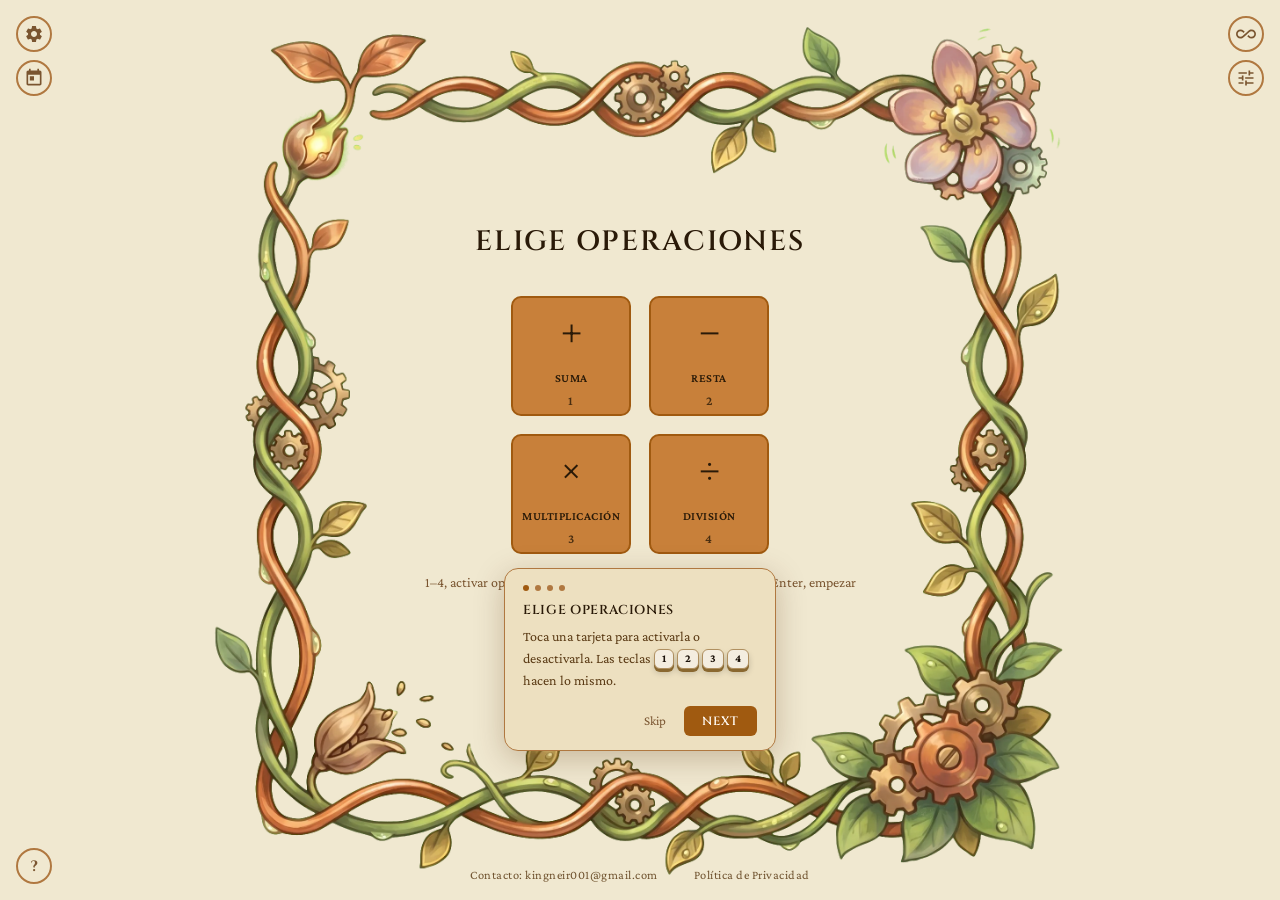
<file: es/index.html>
<!DOCTYPE html>
<html lang="es" dir="ltr">

<head>
    <meta charset="UTF-8">
    <meta name="viewport" content="width=device-width, initial-scale=1.0">
    <meta name="google-site-verification" content="vmVoSpZH5NsSB_R1mJhQIMTR8s7l-epsSc2As7drc3E" />
    
    <!-- Primary Meta Tags -->
    <title>Math Quiz: Practica el cálculo mental en línea</title>
    <meta name="title" content="Math Quiz: Practica el cálculo mental en línea">
    <meta name="description" content="Mejora tu velocidad de cálculo con los modos cronometrado, concentración y experto. Practica sumas, restas, multiplicaciones y divisiones.">
    <link rel="canonical" href="https://coutneir.github.io/es/">

    <!-- Language alternates (one hardcoded HTML per language for share/crawler SEO) -->
    <link rel="alternate" hreflang="en" href="https://coutneir.github.io/">
    <link rel="alternate" hreflang="es" href="https://coutneir.github.io/es/">
    <link rel="alternate" hreflang="fr" href="https://coutneir.github.io/fr/">
    <link rel="alternate" hreflang="ca" href="https://coutneir.github.io/ca/">
    <link rel="alternate" hreflang="pt" href="https://coutneir.github.io/pt/">
    <link rel="alternate" hreflang="de" href="https://coutneir.github.io/de/">
    <link rel="alternate" hreflang="ar" href="https://coutneir.github.io/ar/">
    <link rel="alternate" hreflang="x-default" href="https://coutneir.github.io/">

    <!-- Theme Color for Browser UI -->
    <meta name="theme-color" content="#f0e8d0" media="(prefers-color-scheme: light)">
    <meta name="theme-color" content="#0a0614" media="(prefers-color-scheme: dark)">

    <!-- Open Graph / Facebook -->
    <meta property="og:type" content="website">
    <meta property="og:url" content="https://coutneir.github.io/es/">
    <meta property="og:title" content="Math Quiz: Practica el cálculo mental en línea">
    <meta property="og:description" content="Mejora tu velocidad de cálculo con los modos cronometrado, concentración y experto. Practica sumas, restas, multiplicaciones y divisiones.">
    <meta property="og:image" content="https://coutneir.github.io/og_image.jpg">
    <meta property="og:image:width" content="1200">
    <meta property="og:image:height" content="630">
    <meta property="og:image:alt" content="Al-Khwarizmi inspired geometric emblem representing an Algorithm Pathway">
    <meta property="og:site_name" content="Math Quiz">
    <meta property="og:locale" content="es_ES">

    <!-- Twitter -->
    <meta name="twitter:card" content="summary_large_image">
    <meta name="twitter:site" content="@coutneir">
    <meta name="twitter:url" content="https://coutneir.github.io/es/">
    <meta name="twitter:title" content="Math Quiz: Practica el cálculo mental en línea">
    <meta name="twitter:description" content="Mejora tu velocidad de cálculo con los modos cronometrado, concentración y experto. Practica sumas, restas, multiplicaciones y divisiones.">
    <meta name="twitter:image" content="https://coutneir.github.io/og_image.jpg">

    <!-- Favicon and App Manifest -->
    <link rel="icon" type="image/x-icon" href="/favicon.ico">
    <link rel="icon" type="image/png" sizes="32x32" href="/favicon-32x32.png">
    <link rel="icon" type="image/svg+xml" href="/favicon.svg">
    <link rel="apple-touch-icon" sizes="180x180" href="/apple-touch-icon.png">
    <link rel="manifest" href="/site.webmanifest">

    <!-- JSON-LD Structured Data -->
    <script type="application/ld+json">
    {
      "@context": "https://schema.org",
      "@type": "WebApplication",
      "name": "Math Quiz",
      "description": "Mejora tu velocidad de cálculo con los modos cronometrado, concentración y experto. Practica sumas, restas, multiplicaciones y divisiones.",
      "url": "https://coutneir.github.io/",
      "applicationCategory": "EducationalApplication",
      "operatingSystem": "All",
      "browserRequirements": "Requires HTML5 support"
    }
    </script>

    <!-- Preconnect to reduce DNS + TLS latency for Google Fonts -->
    <link rel="preconnect" href="https://fonts.googleapis.com">
    <link rel="preconnect" href="https://fonts.gstatic.com" crossorigin>
    <!-- Defer font loading to prevent render-blocking and hit 100 Performance -->
    <link rel="preload" as="style" href="https://fonts.googleapis.com/css2?family=Cinzel:wght@400;600;700&family=Crimson+Pro:ital,wght@0,400;0,600;1,400&display=swap">
    <link rel="stylesheet" media="print" onload="this.onload=null;this.media='all'" href="https://fonts.googleapis.com/css2?family=Cinzel:wght@400;600;700&family=Crimson+Pro:ital,wght@0,400;0,600;1,400&display=swap">
    <noscript><link rel="stylesheet" href="https://fonts.googleapis.com/css2?family=Cinzel:wght@400;600;700&family=Crimson+Pro:ital,wght@0,400;0,600;1,400&display=swap"></noscript>
    <!-- Preload the active border so LCP fires as early as possible -->
    <link rel="preload" id="border-preload" as="image" href="/light_border.webp" type="image/webp" fetchpriority="high">
    <!-- Inline SVG sprite, replaces full Material Icons CDN (saves ~114KB) -->
    <svg xmlns="http://www.w3.org/2000/svg" style="display:none">
        <symbol id="icon-settings" viewBox="0 0 24 24"><path d="M19.14 12.94c.04-.3.06-.61.06-.94s-.02-.64-.07-.94l2.03-1.58a.49.49 0 0 0 .12-.61l-1.92-3.32a.49.49 0 0 0-.59-.22l-2.39.96a7.01 7.01 0 0 0-1.62-.94l-.36-2.54a.484.484 0 0 0-.48-.41h-3.84c-.24 0-.43.17-.47.41l-.36 2.54a7.34 7.34 0 0 0-1.62.94l-2.39-.96a.47.47 0 0 0-.59.22L2.74 8.87a.47.47 0 0 0 .12.61l2.03 1.58c-.05.3-.07.62-.07.94s.02.64.07.94l-2.03 1.58a.49.49 0 0 0-.12.61l1.92 3.32c.12.22.37.29.59.22l2.39-.96c.5.36 1.04.67 1.62.94l.36 2.54c.05.24.24.41.48.41h3.84c.24 0 .44-.17.47-.41l.36-2.54a7.34 7.34 0 0 0 1.62-.94l2.39.96c.22.08.47 0 .59-.22l1.92-3.32a.47.47 0 0 0-.12-.61l-2.01-1.58zM12 15.6c-1.98 0-3.6-1.62-3.6-3.6s1.62-3.6 3.6-3.6 3.6 1.62 3.6 3.6-1.62 3.6-3.6 3.6z"/></symbol>
        <symbol id="icon-all-inclusive" viewBox="0 0 24 24"><path d="M18.6 6.62c-1.44 0-2.8.56-3.77 1.53L12 10.66 10.48 12h.01L7.8 14.39c-.64.64-1.49.99-2.4.99-1.87 0-3.39-1.51-3.39-3.38S3.53 8.62 5.4 8.62c.91 0 1.76.35 2.44 1.03l1.13 1 1.51-1.34L9.22 8.2A5.37 5.37 0 0 0 5.4 6.62C2.42 6.62 0 9.04 0 12s2.42 5.38 5.4 5.38c1.44 0 2.8-.56 3.77-1.53l2.83-2.5.01.01L13.52 12h-.01l2.69-2.39c.64-.64 1.49-.99 2.4-.99 1.87 0 3.39 1.51 3.39 3.38s-1.52 3.38-3.39 3.38c-.9 0-1.76-.35-2.44-1.03l-1.14-1.01-1.51 1.34 1.27 1.12a5.386 5.386 0 0 0 3.82 1.57c2.98 0 5.4-2.41 5.4-5.38s-2.42-5.37-5.4-5.37z"/></symbol>
        <symbol id="icon-dark-mode" viewBox="0 0 24 24"><path d="M12 3a9 9 0 1 0 9 9c0-.46-.04-.92-.1-1.36a5.389 5.389 0 0 1-4.4 2.26 5.403 5.403 0 0 1-3.14-9.8c-.44-.06-.9-.1-1.36-.1z"/></symbol>
        <symbol id="icon-light-mode" viewBox="0 0 24 24"><path d="M12 7c-2.76 0-5 2.24-5 5s2.24 5 5 5 5-2.24 5-5-2.24-5-5-5zM2 13h2c.55 0 1-.45 1-1s-.45-1-1-1H2c-.55 0-1 .45-1 1s.45 1 1 1zm18 0h2c.55 0 1-.45 1-1s-.45-1-1-1h-2c-.55 0-1 .45-1 1s.45 1 1 1zM11 2v2c0 .55.45 1 1 1s1-.45 1-1V2c0-.55-.45-1-1-1s-1 .45-1 1zm0 18v2c0 .55.45 1 1 1s1-.45 1-1v-2c0-.55-.45-1-1-1s-1 .45-1 1zM5.99 4.58a.996.996 0 0 0-1.41 0 .996.996 0 0 0 0 1.41l1.06 1.06c.39.39 1.03.39 1.41 0s.39-1.03 0-1.41L5.99 4.58zm12.37 12.37a.996.996 0 0 0-1.41 0 .996.996 0 0 0 0 1.41l1.06 1.06c.39.39 1.03.39 1.41 0a.996.996 0 0 0 0-1.41l-1.06-1.06zm1.06-10.96a.996.996 0 0 0 0-1.41.996.996 0 0 0-1.41 0l-1.06 1.06c-.39.39-.39 1.03 0 1.41s1.03.39 1.41 0l1.06-1.06zM7.05 18.36a.996.996 0 0 0 0-1.41.996.996 0 0 0-1.41 0l-1.06 1.06c-.39.39-.39 1.03 0 1.41s1.03.39 1.41 0l1.06-1.06z"/></symbol>
        <symbol id="icon-language" viewBox="0 0 24 24"><path d="M11.99 2C6.47 2 2 6.48 2 12s4.47 10 9.99 10C17.52 22 22 17.52 22 12S17.52 2 11.99 2zm6.93 6h-2.95a15.65 15.65 0 0 0-1.38-3.56A8.03 8.03 0 0 1 18.92 8zM12 4.04c.83 1.2 1.48 2.53 1.91 3.96h-3.82c.43-1.43 1.08-2.76 1.91-3.96zM4.26 14C4.1 13.36 4 12.69 4 12s.1-1.36.26-2h3.38c-.08.66-.14 1.32-.14 2 0 .68.06 1.34.14 2H4.26zm.82 2h2.95c.32 1.25.78 2.45 1.38 3.56A7.99 7.99 0 0 1 5.08 16zm2.95-8H5.08a7.99 7.99 0 0 1 4.33-3.56A15.65 15.65 0 0 0 8.03 8zM12 19.96c-.83-1.2-1.48-2.53-1.91-3.96h3.82c-.43 1.43-1.08 2.76-1.91 3.96zM14.34 14H9.66c-.09-.66-.16-1.32-.16-2 0-.68.07-1.35.16-2h4.68c.09.65.16 1.32.16 2 0 .68-.07 1.34-.16 2zm.25 5.56c.6-1.11 1.06-2.31 1.38-3.56h2.95a8.03 8.03 0 0 1-4.33 3.56zM16.36 14c.08-.66.14-1.32.14-2 0-.68-.06-1.34-.14-2h3.38c.16.64.26 1.31.26 2s-.1 1.36-.26 2h-3.38z"/></symbol>
        <symbol id="icon-tune" viewBox="0 0 24 24"><path d="M3 17v2h6v-2H3zM3 5v2h10V5H3zm10 16v-2h8v-2h-8v-2h-2v6h2zM7 9v2H3v2h4v2h2V9H7zm14 4v-2H11v2h10zm-6-4h2V7h4V5h-4V3h-2v6z"/></symbol>
    </svg>
    

  <script type="module" crossorigin src="/assets/main-BMeiBWWd.js"></script>
  <link rel="stylesheet" crossorigin href="/assets/main-BiX0p4yx.css">
<link rel="manifest" href="/site.webmanifest"><script id="vite-plugin-pwa:register-sw" src="/registerSW.js"></script></head>

<body>
    <main id="bgc" aria-label="Math Quiz">
        <h1 class="sr-only">Math Quiz: Practica el cálculo mental en línea</h1>

        <!-- Breathing glow overlay (focus mode) -->
        <div id="focus-glow" aria-hidden="true"></div>

        <!-- ── Expert settings panel ─────────────────────────────────── -->
        <dialog id="expert-panel" aria-labelledby="expert-title">
            <div id="expert-card">
                <div id="expert-header">
                    <h2 id="expert-title">Advanced</h2>
                    <button id="expert-close" aria-label="Close">&#x2715;</button>
                </div>

                <!-- Session -->
                <div class="expert-section">
                    <div class="expert-section-title" id="exp-sec-session">Session</div>
                    <div class="expert-row">
                        <span class="expert-label" id="exp-lbl-mode">Mode</span>
                        <div class="seg" id="seg-mode" aria-labelledby="exp-lbl-mode" role="radiogroup">
                            <button role="radio" aria-checked="true" tabindex="0" data-val="timed"   class="active" id="exp-mode-timed">Timed</button>
                            <button role="radio" aria-checked="false" tabindex="-1" data-val="endless" id="exp-mode-endless">Endless</button>
                        </div>
                    </div>
                    <div class="expert-row" id="timer-row">
                        <span class="expert-label" id="exp-lbl-timer">Timer</span>
                        <div class="seg" id="seg-timer" aria-labelledby="exp-lbl-timer" role="radiogroup">
                            <button role="radio" aria-checked="false" tabindex="0" data-val="30">30s</button>
                            <button role="radio" aria-checked="true" tabindex="0" data-val="60" class="active">60s</button>
                            <button role="radio" aria-checked="false" tabindex="-1" data-val="90">90s</button>
                            <button role="radio" aria-checked="false" tabindex="-1" data-val="120">120s</button>
                        </div>
                    </div>
                    <div class="expert-row" id="timer-custom-row">
                        <span class="expert-label" id="exp-lbl-custom">Custom (s)</span>
                        <input type="number" id="timer-custom" min="10" max="3600"
                               placeholder="—" class="range-custom-input"
                               aria-labelledby="exp-lbl-custom">
                    </div>
                </div>

                <!-- Numbers -->
                <div class="expert-section">
                    <div class="expert-section-title" id="exp-sec-numbers">Numbers</div>
                    <div class="expert-row">
                        <span class="expert-label" id="exp-lbl-range">Range</span>
                        <div class="seg" id="range-presets" aria-labelledby="exp-lbl-range" role="radiogroup">
                            <button role="radio" aria-checked="true" tabindex="0" data-val="10"   class="active">0–10</button>
                            <button role="radio" aria-checked="false" tabindex="-1" data-val="20">0–20</button>
                            <button role="radio" aria-checked="false" tabindex="-1" data-val="50">0–50</button>
                            <button role="radio" aria-checked="false" tabindex="-1" data-val="100">0–100</button>
                            <button role="radio" aria-checked="false" tabindex="-1" data-val="1000">0–1000</button>
                        </div>
                    </div>
                    <div class="range-custom">
                        <label for="range-min" id="exp-lbl-min">Min</label>
                        <input type="number" id="range-min" min="0" max="999" value="0">
                        <label for="range-max" id="exp-lbl-max">Max</label>
                        <input type="number" id="range-max" min="1" max="1000" value="10">
                    </div>
                    <div class="expert-row">
                        <span class="expert-label" id="exp-lbl-neg">Negative results</span>
                        <div class="seg" id="seg-neg" aria-labelledby="exp-lbl-neg" role="radiogroup">
                            <button role="radio" aria-checked="true" tabindex="0" data-val="off" class="active" id="exp-neg-off">Off</button>
                            <button role="radio" aria-checked="false" tabindex="-1" data-val="on"  id="exp-neg-on">On</button>
                        </div>
                    </div>
                    <div class="expert-row">
                        <span class="expert-label" id="exp-lbl-dec">Decimal division</span>
                        <div class="seg" id="seg-dec" aria-labelledby="exp-lbl-dec" role="radiogroup">
                            <button role="radio" aria-checked="true" tabindex="0" data-val="off" class="active" id="exp-dec-off">Off</button>
                            <button role="radio" aria-checked="false" tabindex="-1" data-val="on"  id="exp-dec-on">On</button>
                        </div>
                    </div>
                </div>

                <!-- Problem structure -->
                <div class="expert-section">
                    <div class="expert-section-title" id="exp-sec-structure">Problem structure</div>
                    <div class="expert-row">
                        <span class="expert-label" id="exp-lbl-dir">Answer direction</span>
                        <div class="seg" id="seg-dir" aria-labelledby="exp-lbl-dir" role="radiogroup">
                            <button role="radio" aria-checked="true" tabindex="0" data-val="normal" class="active">A ○ B = ?</button>
                            <button role="radio" aria-checked="false" tabindex="-1" data-val="operand">? ○ B = A</button>
                            <button role="radio" aria-checked="false" tabindex="-1" data-val="mixed">Mixed</button>
                        </div>
                    </div>
                    <div class="expert-row">
                        <span class="expert-label" id="exp-lbl-chain">Chained problems</span>
                        <div class="seg" id="seg-chain" aria-labelledby="exp-lbl-chain" role="radiogroup">
                            <button role="radio" aria-checked="true" tabindex="0" data-val="off" class="active" id="exp-chain-off">Off</button>
                            <button role="radio" aria-checked="false" tabindex="-1" data-val="on"  id="exp-chain-on">On</button>
                        </div>
                    </div>
                </div>

                <!-- Operation weight -->
                <div class="expert-section">
                    <div class="expert-section-title" id="exp-sec-weights">Operation weight</div>
                    <div id="weight-rows">
                        <div class="weight-row" data-op="addition">
                            <span class="weight-sym">+</span>
                            <input type="range" min="0" max="100" value="100" aria-label="Addition weight">
                            <span class="weight-val">100%</span>
                        </div>
                        <div class="weight-row" data-op="subtraction">
                            <span class="weight-sym">−</span>
                            <input type="range" min="0" max="100" value="100" aria-label="Subtraction weight">
                            <span class="weight-val">100%</span>
                        </div>
                        <div class="weight-row" data-op="multiplication">
                            <span class="weight-sym">×</span>
                            <input type="range" min="0" max="100" value="100" aria-label="Multiplication weight">
                            <span class="weight-val">100%</span>
                        </div>
                        <div class="weight-row" data-op="division">
                            <span class="weight-sym">÷</span>
                            <input type="range" min="0" max="100" value="100" aria-label="Division weight">
                            <span class="weight-val">100%</span>
                        </div>
                    </div>
                </div>

                <button id="expert-reset">Reset defaults</button>
            </div>
        </dialog>

        <!-- ── Screen 1: Select operations ───────────────────────────── -->
        <div class="screen active" id="screen-select" role="region" aria-labelledby="select-heading">
            <h2 id="select-heading">Choose operations</h2>
            <fieldset id="op-fieldset">
                <legend>Select which operations to practice</legend>
                <div id="op-grid">
                    <button class="op-card active" data-op="addition"
                            aria-pressed="true" aria-keyshortcuts="1">
                        <span aria-hidden="true">&plus;</span>
                        <span class="op-label">Addition</span>
                        <span class="op-key" aria-hidden="true">1</span>
                    </button>
                    <button class="op-card active" data-op="subtraction"
                            aria-pressed="true" aria-keyshortcuts="2">
                        <span aria-hidden="true">&minus;</span>
                        <span class="op-label">Subtraction</span>
                        <span class="op-key" aria-hidden="true">2</span>
                    </button>
                    <button class="op-card active" data-op="multiplication"
                            aria-pressed="true" aria-keyshortcuts="3">
                        <span aria-hidden="true">&times;</span>
                        <span class="op-label">Multiplication</span>
                        <span class="op-key" aria-hidden="true">3</span>
                    </button>
                    <button class="op-card active" data-op="division"
                            aria-pressed="true" aria-keyshortcuts="4">
                        <span aria-hidden="true">&divide;</span>
                        <span class="op-label">Division</span>
                        <span class="op-key" aria-hidden="true">4</span>
                    </button>
                </div>
            </fieldset>
            <div id="select-hints" aria-hidden="true">
                <span>1–4, toggle op</span>
                <span>Space, toggle all</span>
                <span>F, focus mode</span>
                <span>Enter, start</span>
            </div>
            <div id="history-bar" aria-live="polite" hidden></div>
            <button class="btn-primary" id="btn-start" aria-keyshortcuts="Enter">Start</button>
            <button id="btn-daily" aria-pressed="false" title="Daily Challenge">
                <svg class="icon" aria-hidden="true" viewBox="0 0 24 24"><path d="M19 3h-1V1h-2v2H8V1H6v2H5C3.9 3 3 3.9 3 5v14c0 1.1.9 2 2 2h14c1.1 0 2-.9 2-2V5c0-1.1-.9-2-2-2zm0 16H5V8h14v11zM7 10h5v5H7z"/></svg>
            </button>
            <!-- Gear: expert settings (top-left) -->
            <button id="expert-toggle" aria-label="Expert settings"
                    title="Expert Settings" aria-haspopup="dialog">
                <svg class="icon" aria-hidden="true"><use href="#icon-settings"/></svg>
            </button>
            <!-- Focus toggle placed after start in DOM so Tab order is: ops → start → focus toggle -->
            <button id="focus-toggle" aria-pressed="false"
                    aria-label="Focus mode" aria-keyshortcuts="f"
                    title="Focus Mode (F)">
                <svg class="icon" aria-hidden="true"><use href="#icon-all-inclusive"/></svg>
            </button>
        </div>

        <!-- ── Screen 2: Quiz ─────────────────────────────────────────── -->
        <div class="screen" id="screen-quiz" role="region" aria-labelledby="quiz-heading">
            <h2 id="quiz-heading" class="sr-only">Quiz</h2>
            <div id="countdown" hidden aria-live="assertive" aria-atomic="true"></div>
            <div id="timer" aria-live="assertive" aria-atomic="true" aria-label="Time remaining">1:00</div>
            <div id="calc-problem" role="status" aria-atomic="true" aria-label="Problem">
                <div id="calc-row">
                    <span id="operand1" aria-hidden="true"></span>
                    <span class="op-sym" id="symbol" aria-hidden="true"></span>
                    <span id="operand2" aria-hidden="true"></span>
                    <span aria-hidden="true">&equals;</span>
                    <input type="number" inputmode="numeric" enterkeyhint="go"
                           id="result-input"
                           autocomplete="off"
                           aria-label="Your answer"
                           aria-describedby="score-live">
                </div>
            </div>
            <output id="score-live" aria-live="polite" aria-atomic="true">0 correct</output>
            <button id="btn-submit-mobile" class="btn-primary" aria-label="Submit answer">&#10003;</button>
            <button id="btn-quit-mobile" class="btn-secondary" aria-label="Quit quiz">&#x2715;</button>
            <div class="screen-hint" aria-hidden="true">
                <span>Enter, submit</span>
                <span>Supr, clear</span>
                <span>Esc, quit</span>
            </div>
        </div>

        <!-- ── Screen 3: Results ──────────────────────────────────────── -->
        <div class="screen" id="screen-results" role="region" aria-labelledby="results-heading">
            <div class="results-scroll">
                <div id="results-inner">
                    <output id="score-display" aria-label="Score"></output>
                    <div id="tier-badge" role="status"></div>
                    <div id="tier-title"></div>
                    <div id="tier-message"></div>
                    <div id="tier-goal"></div>
                    <div id="score-sub"></div>
                    <div id="study-callout" class="study-callout" hidden>
                        <span class="study-heading"></span>
                        <div class="study-facts"></div>
                    </div>
                    <div id="sparkline" hidden aria-hidden="true"></div>
                </div>
                <div id="result-buttons">
                    <button class="btn-secondary" id="btn-change"
                            aria-keyshortcuts="Backspace">Change operations</button>
                    <button class="btn-primary" id="btn-repeat"
                            aria-keyshortcuts="Enter">Play again</button>
                    <button class="btn-share" id="btn-share" hidden aria-label="Share result">
                        <svg class="icon" aria-hidden="true" viewBox="0 0 24 24"><path d="M18 16c-.79 0-1.5.31-2.03.81L8.91 12.7A3.2 3.2 0 0 0 9 12a3.2 3.2 0 0 0-.09-.7l7-4.07A2.99 2.99 0 0 0 18 8a3 3 0 1 0-3-3c0 .24.04.47.09.7l-7 4.07A2.99 2.99 0 0 0 6 9a3 3 0 0 0 0 6c.79 0 1.5-.31 2.03-.81l7.06 4.12A2.93 2.93 0 0 0 15 19a3 3 0 1 0 3-3z"/></svg>
                    </button>
                </div>
            </div>
            <div class="screen-hint" aria-hidden="true">
                <span>Enter, play again</span>
                <span>Supr, change ops</span>
            </div>
        </div>

        <!-- ── Screen 4: Focus summary ────────────────────────────────── -->
        <div class="screen" id="screen-focus-results" role="region" aria-labelledby="focus-results-heading">
            <div class="results-scroll">
                <h2 id="focus-results-heading">Session summary</h2>
                <div id="focus-stat-row" role="group" aria-label="Session statistics">
                    <div class="focus-stat">
                        <output class="focus-stat-num" id="fs-correct" aria-label="Correct answers"></output>
                        <div class="focus-stat-label" id="fs-label-correct" aria-hidden="true">Correct</div>
                    </div>
                    <div class="focus-stat">
                        <output class="focus-stat-num" id="fs-attempted" aria-label="Attempted"></output>
                        <div class="focus-stat-label" id="fs-label-attempted" aria-hidden="true">Attempted</div>
                    </div>
                    <div class="focus-stat">
                        <output class="focus-stat-num" id="fs-accuracy" aria-label="Accuracy"></output>
                        <div class="focus-stat-label" id="fs-label-accuracy" aria-hidden="true">Accuracy</div>
                    </div>
                    <div class="focus-stat">
                        <output class="focus-stat-num sm" id="fs-duration" aria-label="Session duration"></output>
                        <div class="focus-stat-label" id="fs-label-duration" aria-hidden="true">Duration</div>
                    </div>
                    <div class="focus-stat">
                        <output class="focus-stat-num sm" id="fs-avg" aria-label="Average time per problem"></output>
                        <div class="focus-stat-label" id="fs-label-avg" aria-hidden="true">Avg / problem</div>
                    </div>
                </div>
                <div id="weak-spots">
                    <h2>Weak spots</h2>
                    <div id="weak-list" aria-live="polite"></div>
                    <div id="no-weak" style="display:none">No weak spots, clean session.</div>
                </div>
                <button class="btn-primary" id="btn-focus-menu"
                        aria-keyshortcuts="Enter">Back to menu</button>
            </div>
        </div>

    </main>

    <!-- Settings toggle button (top-right, replaces old palette-picker position) -->
    <button id="settings-toggle" aria-label="Settings" title="Settings" aria-haspopup="dialog">
        <svg class="icon" aria-hidden="true"><use href="#icon-tune"/></svg>
    </button>

    <!-- Settings panel -->
    <dialog id="settings-panel" aria-labelledby="settings-title">
      <div id="settings-card">
        <div id="settings-header">
          <h2 id="settings-title">Settings</h2>
          <button id="settings-close" aria-label="Close">&#x2715;</button>
        </div>
        <div class="settings-section">
          <div class="settings-section-title" id="st-sec-theme">Theme</div>
          <div id="st-swatches">
            <button class="st-swatch" data-preset="parchment" title="Parchment" aria-label="Parchment"></button>
            <button class="st-swatch" data-preset="night"     title="Night"     aria-label="Night"></button>
            <button class="st-swatch" data-preset="forest"    title="Forest"    aria-label="Forest"></button>
            <button class="st-swatch" data-preset="ocean"     title="Ocean"     aria-label="Ocean"></button>
            <button class="st-swatch" data-preset="dusk"      title="Dusk"      aria-label="Dusk"></button>
          </div>
        </div>
        <div class="settings-section">
          <div class="settings-section-title" id="st-sec-lang">Language</div>
          <div id="st-lang-grid">
            <button class="lang-btn" data-lang="en" lang="en">English</button>
            <button class="lang-btn" data-lang="es" lang="es">Español</button>
            <button class="lang-btn" data-lang="fr" lang="fr">Français</button>
            <button class="lang-btn" data-lang="ca" lang="ca">Català</button>
            <button class="lang-btn" data-lang="pt" lang="pt">Português</button>
            <button class="lang-btn" data-lang="de" lang="de">Deutsch</button>
            <button class="lang-btn" data-lang="ar" lang="ar" dir="rtl">العربية</button>
          </div>
        </div>
        <div class="settings-section">
          <div class="settings-section-title" id="st-sec-prefs">Preferences</div>
          <div class="settings-row">
            <span id="st-lbl-sound">Sound &amp; haptics</span>
            <button role="switch" id="sound-toggle" aria-checked="false" aria-labelledby="st-lbl-sound">Off</button>
          </div>
          <div class="settings-row">
            <span id="st-lbl-feedback">Show answer on miss</span>
            <button role="switch" id="feedback-toggle" aria-checked="false" aria-labelledby="st-lbl-feedback">Off</button>
          </div>
        </div>
        <div class="settings-section settings-danger">
          <button id="settings-reset" class="btn-danger">Reset all data</button>
        </div>
      </div>
    </dialog>

    <!-- Footer Links -->
    <div id="footer-links">
      <button id="contact-link" class="footer-link" type="button" title="Copy email"></button>
      <button id="privacy-link" class="footer-link" type="button">Privacy Policy</button>
    </div>

    <!-- Privacy Policy Panel -->
    <dialog id="privacy-panel" aria-labelledby="privacy-title">
      <div id="privacy-card">
        <div id="privacy-header">
          <h2 id="privacy-title">Privacy Policy</h2>
          <button id="privacy-close" class="dialog-close-btn" aria-label="Close" type="button">&#x2715;</button>
        </div>
        <div id="privacy-body">
          <p><strong>Responsible:</strong> The owner of this website (contact via the email provided on the site).</p>
          <p><strong>Cookies:</strong> This site does not use tracking cookies.</p>
          <p><strong>Hosting:</strong> Hosted on GitHub Pages, which may collect IP addresses for security purposes.</p>
          <p><strong>Purpose:</strong> This project generates no income and is entirely free for everyone.</p>
        </div>
      </div>
    </dialog>
    <!-- Help / Keyboard shortcuts button -->
    <button id="help-btn" aria-label="Keyboard shortcuts" aria-expanded="false" title="Keyboard shortcuts">?</button>

    <!-- Keyboard shortcuts panel -->
    <div id="help-panel" hidden role="dialog" aria-labelledby="help-title">
        <div id="help-header">
            <span id="help-title">Keyboard shortcuts</span>
            <button id="help-close" aria-label="Close">&#x2715;</button>
        </div>
        <div class="help-section">
            <div class="help-section-title" id="help-sec-select">Select screen</div>
            <div class="help-row"><span id="help-lbl-toggle-op">Toggle operation</span><span class="help-keys"><kbd>1</kbd> – <kbd>4</kbd></span></div>
            <div class="help-row"><span id="help-lbl-toggle-all">Toggle all</span><span class="help-keys"><kbd>Space</kbd></span></div>
            <div class="help-row"><span id="help-lbl-focus">Focus mode</span><span class="help-keys"><kbd>F</kbd></span></div>
            <div class="help-row"><span id="help-lbl-start">Start</span><span class="help-keys"><kbd>Enter</kbd></span></div>
        </div>
        <div class="help-section">
            <div class="help-section-title" id="help-sec-quiz">Quiz</div>
            <div class="help-row"><span id="help-lbl-submit">Submit answer</span><span class="help-keys"><kbd>Enter</kbd></span></div>
            <div class="help-row"><span id="help-lbl-clear">Clear input</span><span class="help-keys"><kbd>Backspace</kbd></span></div>
            <div class="help-row"><span id="help-lbl-quit">Quit</span><span class="help-keys"><kbd>Esc</kbd></span></div>
        </div>
        <div class="help-section">
            <div class="help-section-title" id="help-sec-results">Results</div>
            <div class="help-row"><span id="help-lbl-play-again">Play again</span><span class="help-keys"><kbd>Enter</kbd></span></div>
            <div class="help-row"><span id="help-lbl-change-ops">Change ops</span><span class="help-keys"><kbd>Backspace</kbd></span></div>
        </div>
    </div>

    <!-- Onboarding (first-visit only) -->
    <div id="onboarding" hidden aria-live="polite">
        <div id="ob-card">
            <div id="ob-step-dots"></div>
            <h3 id="ob-title"></h3>
            <p id="ob-body"></p>
            <div id="ob-actions">
                <button id="ob-skip">Skip</button>
                <button id="ob-next" class="btn-primary">Next</button>
            </div>
        </div>
    </div>

    <!-- visually-hidden utility used for sr-only headings -->
    <style>
        .sr-only {
            position: absolute;
            width: 1px; height: 1px;
            overflow: hidden;
            clip: rect(0 0 0 0);
            white-space: nowrap;
        }
    </style>

    <!-- Cloudflare Web Analytics --><script defer src='https://static.cloudflareinsights.com/beacon.min.js' data-cf-beacon='{"token": "3adb3115b8c9426fa2d37298f7bb7b2a"}'></script><!-- End Cloudflare Web Analytics -->
</body>

</html>
</file>
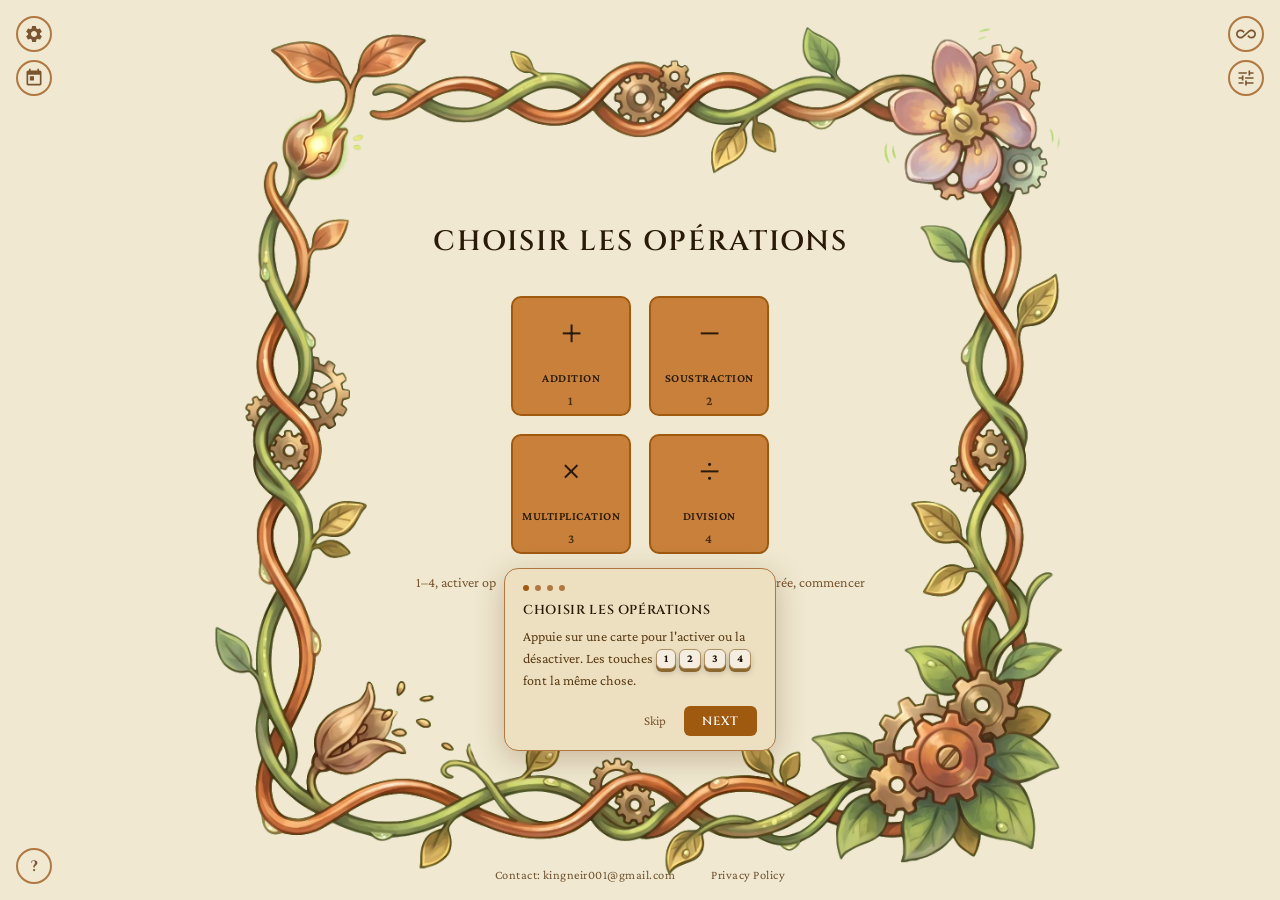
<file: fr/index.html>
<!DOCTYPE html>
<html lang="fr" dir="ltr">

<head>
    <meta charset="UTF-8">
    <meta name="viewport" content="width=device-width, initial-scale=1.0">
    <meta name="google-site-verification" content="vmVoSpZH5NsSB_R1mJhQIMTR8s7l-epsSc2As7drc3E" />
    
    <!-- Primary Meta Tags -->
    <title>Math Quiz: Entraînez-vous au calcul mental en ligne</title>
    <meta name="title" content="Math Quiz: Entraînez-vous au calcul mental en ligne">
    <meta name="description" content="Améliorez votre vitesse de calcul avec les modes chronométré, focus et expert. Entraînez-vous à l'addition, la soustraction, la multiplication et la division.">
    <link rel="canonical" href="https://coutneir.github.io/fr/">

    <!-- Language alternates (one hardcoded HTML per language for share/crawler SEO) -->
    <link rel="alternate" hreflang="en" href="https://coutneir.github.io/">
    <link rel="alternate" hreflang="es" href="https://coutneir.github.io/es/">
    <link rel="alternate" hreflang="fr" href="https://coutneir.github.io/fr/">
    <link rel="alternate" hreflang="ca" href="https://coutneir.github.io/ca/">
    <link rel="alternate" hreflang="pt" href="https://coutneir.github.io/pt/">
    <link rel="alternate" hreflang="de" href="https://coutneir.github.io/de/">
    <link rel="alternate" hreflang="ar" href="https://coutneir.github.io/ar/">
    <link rel="alternate" hreflang="x-default" href="https://coutneir.github.io/">

    <!-- Theme Color for Browser UI -->
    <meta name="theme-color" content="#f0e8d0" media="(prefers-color-scheme: light)">
    <meta name="theme-color" content="#0a0614" media="(prefers-color-scheme: dark)">

    <!-- Open Graph / Facebook -->
    <meta property="og:type" content="website">
    <meta property="og:url" content="https://coutneir.github.io/fr/">
    <meta property="og:title" content="Math Quiz: Entraînez-vous au calcul mental en ligne">
    <meta property="og:description" content="Améliorez votre vitesse de calcul avec les modes chronométré, focus et expert. Entraînez-vous à l'addition, la soustraction, la multiplication et la division.">
    <meta property="og:image" content="https://coutneir.github.io/og_image.jpg">
    <meta property="og:image:width" content="1200">
    <meta property="og:image:height" content="630">
    <meta property="og:image:alt" content="Al-Khwarizmi inspired geometric emblem representing an Algorithm Pathway">
    <meta property="og:site_name" content="Math Quiz">
    <meta property="og:locale" content="fr_FR">

    <!-- Twitter -->
    <meta name="twitter:card" content="summary_large_image">
    <meta name="twitter:site" content="@coutneir">
    <meta name="twitter:url" content="https://coutneir.github.io/fr/">
    <meta name="twitter:title" content="Math Quiz: Entraînez-vous au calcul mental en ligne">
    <meta name="twitter:description" content="Améliorez votre vitesse de calcul avec les modes chronométré, focus et expert. Entraînez-vous à l'addition, la soustraction, la multiplication et la division.">
    <meta name="twitter:image" content="https://coutneir.github.io/og_image.jpg">

    <!-- Favicon and App Manifest -->
    <link rel="icon" type="image/x-icon" href="/favicon.ico">
    <link rel="icon" type="image/png" sizes="32x32" href="/favicon-32x32.png">
    <link rel="icon" type="image/svg+xml" href="/favicon.svg">
    <link rel="apple-touch-icon" sizes="180x180" href="/apple-touch-icon.png">
    <link rel="manifest" href="/site.webmanifest">

    <!-- JSON-LD Structured Data -->
    <script type="application/ld+json">
    {
      "@context": "https://schema.org",
      "@type": "WebApplication",
      "name": "Math Quiz",
      "description": "Améliorez votre vitesse de calcul avec les modes chronométré, focus et expert. Entraînez-vous à l'addition, la soustraction, la multiplication et la division.",
      "url": "https://coutneir.github.io/",
      "applicationCategory": "EducationalApplication",
      "operatingSystem": "All",
      "browserRequirements": "Requires HTML5 support"
    }
    </script>

    <!-- Preconnect to reduce DNS + TLS latency for Google Fonts -->
    <link rel="preconnect" href="https://fonts.googleapis.com">
    <link rel="preconnect" href="https://fonts.gstatic.com" crossorigin>
    <!-- Defer font loading to prevent render-blocking and hit 100 Performance -->
    <link rel="preload" as="style" href="https://fonts.googleapis.com/css2?family=Cinzel:wght@400;600;700&family=Crimson+Pro:ital,wght@0,400;0,600;1,400&display=swap">
    <link rel="stylesheet" media="print" onload="this.onload=null;this.media='all'" href="https://fonts.googleapis.com/css2?family=Cinzel:wght@400;600;700&family=Crimson+Pro:ital,wght@0,400;0,600;1,400&display=swap">
    <noscript><link rel="stylesheet" href="https://fonts.googleapis.com/css2?family=Cinzel:wght@400;600;700&family=Crimson+Pro:ital,wght@0,400;0,600;1,400&display=swap"></noscript>
    <!-- Preload the active border so LCP fires as early as possible -->
    <link rel="preload" id="border-preload" as="image" href="/light_border.webp" type="image/webp" fetchpriority="high">
    <!-- Inline SVG sprite, replaces full Material Icons CDN (saves ~114KB) -->
    <svg xmlns="http://www.w3.org/2000/svg" style="display:none">
        <symbol id="icon-settings" viewBox="0 0 24 24"><path d="M19.14 12.94c.04-.3.06-.61.06-.94s-.02-.64-.07-.94l2.03-1.58a.49.49 0 0 0 .12-.61l-1.92-3.32a.49.49 0 0 0-.59-.22l-2.39.96a7.01 7.01 0 0 0-1.62-.94l-.36-2.54a.484.484 0 0 0-.48-.41h-3.84c-.24 0-.43.17-.47.41l-.36 2.54a7.34 7.34 0 0 0-1.62.94l-2.39-.96a.47.47 0 0 0-.59.22L2.74 8.87a.47.47 0 0 0 .12.61l2.03 1.58c-.05.3-.07.62-.07.94s.02.64.07.94l-2.03 1.58a.49.49 0 0 0-.12.61l1.92 3.32c.12.22.37.29.59.22l2.39-.96c.5.36 1.04.67 1.62.94l.36 2.54c.05.24.24.41.48.41h3.84c.24 0 .44-.17.47-.41l.36-2.54a7.34 7.34 0 0 0 1.62-.94l2.39.96c.22.08.47 0 .59-.22l1.92-3.32a.47.47 0 0 0-.12-.61l-2.01-1.58zM12 15.6c-1.98 0-3.6-1.62-3.6-3.6s1.62-3.6 3.6-3.6 3.6 1.62 3.6 3.6-1.62 3.6-3.6 3.6z"/></symbol>
        <symbol id="icon-all-inclusive" viewBox="0 0 24 24"><path d="M18.6 6.62c-1.44 0-2.8.56-3.77 1.53L12 10.66 10.48 12h.01L7.8 14.39c-.64.64-1.49.99-2.4.99-1.87 0-3.39-1.51-3.39-3.38S3.53 8.62 5.4 8.62c.91 0 1.76.35 2.44 1.03l1.13 1 1.51-1.34L9.22 8.2A5.37 5.37 0 0 0 5.4 6.62C2.42 6.62 0 9.04 0 12s2.42 5.38 5.4 5.38c1.44 0 2.8-.56 3.77-1.53l2.83-2.5.01.01L13.52 12h-.01l2.69-2.39c.64-.64 1.49-.99 2.4-.99 1.87 0 3.39 1.51 3.39 3.38s-1.52 3.38-3.39 3.38c-.9 0-1.76-.35-2.44-1.03l-1.14-1.01-1.51 1.34 1.27 1.12a5.386 5.386 0 0 0 3.82 1.57c2.98 0 5.4-2.41 5.4-5.38s-2.42-5.37-5.4-5.37z"/></symbol>
        <symbol id="icon-dark-mode" viewBox="0 0 24 24"><path d="M12 3a9 9 0 1 0 9 9c0-.46-.04-.92-.1-1.36a5.389 5.389 0 0 1-4.4 2.26 5.403 5.403 0 0 1-3.14-9.8c-.44-.06-.9-.1-1.36-.1z"/></symbol>
        <symbol id="icon-light-mode" viewBox="0 0 24 24"><path d="M12 7c-2.76 0-5 2.24-5 5s2.24 5 5 5 5-2.24 5-5-2.24-5-5-5zM2 13h2c.55 0 1-.45 1-1s-.45-1-1-1H2c-.55 0-1 .45-1 1s.45 1 1 1zm18 0h2c.55 0 1-.45 1-1s-.45-1-1-1h-2c-.55 0-1 .45-1 1s.45 1 1 1zM11 2v2c0 .55.45 1 1 1s1-.45 1-1V2c0-.55-.45-1-1-1s-1 .45-1 1zm0 18v2c0 .55.45 1 1 1s1-.45 1-1v-2c0-.55-.45-1-1-1s-1 .45-1 1zM5.99 4.58a.996.996 0 0 0-1.41 0 .996.996 0 0 0 0 1.41l1.06 1.06c.39.39 1.03.39 1.41 0s.39-1.03 0-1.41L5.99 4.58zm12.37 12.37a.996.996 0 0 0-1.41 0 .996.996 0 0 0 0 1.41l1.06 1.06c.39.39 1.03.39 1.41 0a.996.996 0 0 0 0-1.41l-1.06-1.06zm1.06-10.96a.996.996 0 0 0 0-1.41.996.996 0 0 0-1.41 0l-1.06 1.06c-.39.39-.39 1.03 0 1.41s1.03.39 1.41 0l1.06-1.06zM7.05 18.36a.996.996 0 0 0 0-1.41.996.996 0 0 0-1.41 0l-1.06 1.06c-.39.39-.39 1.03 0 1.41s1.03.39 1.41 0l1.06-1.06z"/></symbol>
        <symbol id="icon-language" viewBox="0 0 24 24"><path d="M11.99 2C6.47 2 2 6.48 2 12s4.47 10 9.99 10C17.52 22 22 17.52 22 12S17.52 2 11.99 2zm6.93 6h-2.95a15.65 15.65 0 0 0-1.38-3.56A8.03 8.03 0 0 1 18.92 8zM12 4.04c.83 1.2 1.48 2.53 1.91 3.96h-3.82c.43-1.43 1.08-2.76 1.91-3.96zM4.26 14C4.1 13.36 4 12.69 4 12s.1-1.36.26-2h3.38c-.08.66-.14 1.32-.14 2 0 .68.06 1.34.14 2H4.26zm.82 2h2.95c.32 1.25.78 2.45 1.38 3.56A7.99 7.99 0 0 1 5.08 16zm2.95-8H5.08a7.99 7.99 0 0 1 4.33-3.56A15.65 15.65 0 0 0 8.03 8zM12 19.96c-.83-1.2-1.48-2.53-1.91-3.96h3.82c-.43 1.43-1.08 2.76-1.91 3.96zM14.34 14H9.66c-.09-.66-.16-1.32-.16-2 0-.68.07-1.35.16-2h4.68c.09.65.16 1.32.16 2 0 .68-.07 1.34-.16 2zm.25 5.56c.6-1.11 1.06-2.31 1.38-3.56h2.95a8.03 8.03 0 0 1-4.33 3.56zM16.36 14c.08-.66.14-1.32.14-2 0-.68-.06-1.34-.14-2h3.38c.16.64.26 1.31.26 2s-.1 1.36-.26 2h-3.38z"/></symbol>
        <symbol id="icon-tune" viewBox="0 0 24 24"><path d="M3 17v2h6v-2H3zM3 5v2h10V5H3zm10 16v-2h8v-2h-8v-2h-2v6h2zM7 9v2H3v2h4v2h2V9H7zm14 4v-2H11v2h10zm-6-4h2V7h4V5h-4V3h-2v6z"/></symbol>
    </svg>
    

  <script type="module" crossorigin src="/assets/main-BMeiBWWd.js"></script>
  <link rel="stylesheet" crossorigin href="/assets/main-BiX0p4yx.css">
<link rel="manifest" href="/site.webmanifest"><script id="vite-plugin-pwa:register-sw" src="/registerSW.js"></script></head>

<body>
    <main id="bgc" aria-label="Math Quiz">
        <h1 class="sr-only">Math Quiz: Entraînez-vous au calcul mental en ligne</h1>

        <!-- Breathing glow overlay (focus mode) -->
        <div id="focus-glow" aria-hidden="true"></div>

        <!-- ── Expert settings panel ─────────────────────────────────── -->
        <dialog id="expert-panel" aria-labelledby="expert-title">
            <div id="expert-card">
                <div id="expert-header">
                    <h2 id="expert-title">Advanced</h2>
                    <button id="expert-close" aria-label="Close">&#x2715;</button>
                </div>

                <!-- Session -->
                <div class="expert-section">
                    <div class="expert-section-title" id="exp-sec-session">Session</div>
                    <div class="expert-row">
                        <span class="expert-label" id="exp-lbl-mode">Mode</span>
                        <div class="seg" id="seg-mode" aria-labelledby="exp-lbl-mode" role="radiogroup">
                            <button role="radio" aria-checked="true" tabindex="0" data-val="timed"   class="active" id="exp-mode-timed">Timed</button>
                            <button role="radio" aria-checked="false" tabindex="-1" data-val="endless" id="exp-mode-endless">Endless</button>
                        </div>
                    </div>
                    <div class="expert-row" id="timer-row">
                        <span class="expert-label" id="exp-lbl-timer">Timer</span>
                        <div class="seg" id="seg-timer" aria-labelledby="exp-lbl-timer" role="radiogroup">
                            <button role="radio" aria-checked="false" tabindex="0" data-val="30">30s</button>
                            <button role="radio" aria-checked="true" tabindex="0" data-val="60" class="active">60s</button>
                            <button role="radio" aria-checked="false" tabindex="-1" data-val="90">90s</button>
                            <button role="radio" aria-checked="false" tabindex="-1" data-val="120">120s</button>
                        </div>
                    </div>
                    <div class="expert-row" id="timer-custom-row">
                        <span class="expert-label" id="exp-lbl-custom">Custom (s)</span>
                        <input type="number" id="timer-custom" min="10" max="3600"
                               placeholder="—" class="range-custom-input"
                               aria-labelledby="exp-lbl-custom">
                    </div>
                </div>

                <!-- Numbers -->
                <div class="expert-section">
                    <div class="expert-section-title" id="exp-sec-numbers">Numbers</div>
                    <div class="expert-row">
                        <span class="expert-label" id="exp-lbl-range">Range</span>
                        <div class="seg" id="range-presets" aria-labelledby="exp-lbl-range" role="radiogroup">
                            <button role="radio" aria-checked="true" tabindex="0" data-val="10"   class="active">0–10</button>
                            <button role="radio" aria-checked="false" tabindex="-1" data-val="20">0–20</button>
                            <button role="radio" aria-checked="false" tabindex="-1" data-val="50">0–50</button>
                            <button role="radio" aria-checked="false" tabindex="-1" data-val="100">0–100</button>
                            <button role="radio" aria-checked="false" tabindex="-1" data-val="1000">0–1000</button>
                        </div>
                    </div>
                    <div class="range-custom">
                        <label for="range-min" id="exp-lbl-min">Min</label>
                        <input type="number" id="range-min" min="0" max="999" value="0">
                        <label for="range-max" id="exp-lbl-max">Max</label>
                        <input type="number" id="range-max" min="1" max="1000" value="10">
                    </div>
                    <div class="expert-row">
                        <span class="expert-label" id="exp-lbl-neg">Negative results</span>
                        <div class="seg" id="seg-neg" aria-labelledby="exp-lbl-neg" role="radiogroup">
                            <button role="radio" aria-checked="true" tabindex="0" data-val="off" class="active" id="exp-neg-off">Off</button>
                            <button role="radio" aria-checked="false" tabindex="-1" data-val="on"  id="exp-neg-on">On</button>
                        </div>
                    </div>
                    <div class="expert-row">
                        <span class="expert-label" id="exp-lbl-dec">Decimal division</span>
                        <div class="seg" id="seg-dec" aria-labelledby="exp-lbl-dec" role="radiogroup">
                            <button role="radio" aria-checked="true" tabindex="0" data-val="off" class="active" id="exp-dec-off">Off</button>
                            <button role="radio" aria-checked="false" tabindex="-1" data-val="on"  id="exp-dec-on">On</button>
                        </div>
                    </div>
                </div>

                <!-- Problem structure -->
                <div class="expert-section">
                    <div class="expert-section-title" id="exp-sec-structure">Problem structure</div>
                    <div class="expert-row">
                        <span class="expert-label" id="exp-lbl-dir">Answer direction</span>
                        <div class="seg" id="seg-dir" aria-labelledby="exp-lbl-dir" role="radiogroup">
                            <button role="radio" aria-checked="true" tabindex="0" data-val="normal" class="active">A ○ B = ?</button>
                            <button role="radio" aria-checked="false" tabindex="-1" data-val="operand">? ○ B = A</button>
                            <button role="radio" aria-checked="false" tabindex="-1" data-val="mixed">Mixed</button>
                        </div>
                    </div>
                    <div class="expert-row">
                        <span class="expert-label" id="exp-lbl-chain">Chained problems</span>
                        <div class="seg" id="seg-chain" aria-labelledby="exp-lbl-chain" role="radiogroup">
                            <button role="radio" aria-checked="true" tabindex="0" data-val="off" class="active" id="exp-chain-off">Off</button>
                            <button role="radio" aria-checked="false" tabindex="-1" data-val="on"  id="exp-chain-on">On</button>
                        </div>
                    </div>
                </div>

                <!-- Operation weight -->
                <div class="expert-section">
                    <div class="expert-section-title" id="exp-sec-weights">Operation weight</div>
                    <div id="weight-rows">
                        <div class="weight-row" data-op="addition">
                            <span class="weight-sym">+</span>
                            <input type="range" min="0" max="100" value="100" aria-label="Addition weight">
                            <span class="weight-val">100%</span>
                        </div>
                        <div class="weight-row" data-op="subtraction">
                            <span class="weight-sym">−</span>
                            <input type="range" min="0" max="100" value="100" aria-label="Subtraction weight">
                            <span class="weight-val">100%</span>
                        </div>
                        <div class="weight-row" data-op="multiplication">
                            <span class="weight-sym">×</span>
                            <input type="range" min="0" max="100" value="100" aria-label="Multiplication weight">
                            <span class="weight-val">100%</span>
                        </div>
                        <div class="weight-row" data-op="division">
                            <span class="weight-sym">÷</span>
                            <input type="range" min="0" max="100" value="100" aria-label="Division weight">
                            <span class="weight-val">100%</span>
                        </div>
                    </div>
                </div>

                <button id="expert-reset">Reset defaults</button>
            </div>
        </dialog>

        <!-- ── Screen 1: Select operations ───────────────────────────── -->
        <div class="screen active" id="screen-select" role="region" aria-labelledby="select-heading">
            <h2 id="select-heading">Choose operations</h2>
            <fieldset id="op-fieldset">
                <legend>Select which operations to practice</legend>
                <div id="op-grid">
                    <button class="op-card active" data-op="addition"
                            aria-pressed="true" aria-keyshortcuts="1">
                        <span aria-hidden="true">&plus;</span>
                        <span class="op-label">Addition</span>
                        <span class="op-key" aria-hidden="true">1</span>
                    </button>
                    <button class="op-card active" data-op="subtraction"
                            aria-pressed="true" aria-keyshortcuts="2">
                        <span aria-hidden="true">&minus;</span>
                        <span class="op-label">Subtraction</span>
                        <span class="op-key" aria-hidden="true">2</span>
                    </button>
                    <button class="op-card active" data-op="multiplication"
                            aria-pressed="true" aria-keyshortcuts="3">
                        <span aria-hidden="true">&times;</span>
                        <span class="op-label">Multiplication</span>
                        <span class="op-key" aria-hidden="true">3</span>
                    </button>
                    <button class="op-card active" data-op="division"
                            aria-pressed="true" aria-keyshortcuts="4">
                        <span aria-hidden="true">&divide;</span>
                        <span class="op-label">Division</span>
                        <span class="op-key" aria-hidden="true">4</span>
                    </button>
                </div>
            </fieldset>
            <div id="select-hints" aria-hidden="true">
                <span>1–4, toggle op</span>
                <span>Space, toggle all</span>
                <span>F, focus mode</span>
                <span>Enter, start</span>
            </div>
            <div id="history-bar" aria-live="polite" hidden></div>
            <button class="btn-primary" id="btn-start" aria-keyshortcuts="Enter">Start</button>
            <button id="btn-daily" aria-pressed="false" title="Daily Challenge">
                <svg class="icon" aria-hidden="true" viewBox="0 0 24 24"><path d="M19 3h-1V1h-2v2H8V1H6v2H5C3.9 3 3 3.9 3 5v14c0 1.1.9 2 2 2h14c1.1 0 2-.9 2-2V5c0-1.1-.9-2-2-2zm0 16H5V8h14v11zM7 10h5v5H7z"/></svg>
            </button>
            <!-- Gear: expert settings (top-left) -->
            <button id="expert-toggle" aria-label="Expert settings"
                    title="Expert Settings" aria-haspopup="dialog">
                <svg class="icon" aria-hidden="true"><use href="#icon-settings"/></svg>
            </button>
            <!-- Focus toggle placed after start in DOM so Tab order is: ops → start → focus toggle -->
            <button id="focus-toggle" aria-pressed="false"
                    aria-label="Focus mode" aria-keyshortcuts="f"
                    title="Focus Mode (F)">
                <svg class="icon" aria-hidden="true"><use href="#icon-all-inclusive"/></svg>
            </button>
        </div>

        <!-- ── Screen 2: Quiz ─────────────────────────────────────────── -->
        <div class="screen" id="screen-quiz" role="region" aria-labelledby="quiz-heading">
            <h2 id="quiz-heading" class="sr-only">Quiz</h2>
            <div id="countdown" hidden aria-live="assertive" aria-atomic="true"></div>
            <div id="timer" aria-live="assertive" aria-atomic="true" aria-label="Time remaining">1:00</div>
            <div id="calc-problem" role="status" aria-atomic="true" aria-label="Problem">
                <div id="calc-row">
                    <span id="operand1" aria-hidden="true"></span>
                    <span class="op-sym" id="symbol" aria-hidden="true"></span>
                    <span id="operand2" aria-hidden="true"></span>
                    <span aria-hidden="true">&equals;</span>
                    <input type="number" inputmode="numeric" enterkeyhint="go"
                           id="result-input"
                           autocomplete="off"
                           aria-label="Your answer"
                           aria-describedby="score-live">
                </div>
            </div>
            <output id="score-live" aria-live="polite" aria-atomic="true">0 correct</output>
            <button id="btn-submit-mobile" class="btn-primary" aria-label="Submit answer">&#10003;</button>
            <button id="btn-quit-mobile" class="btn-secondary" aria-label="Quit quiz">&#x2715;</button>
            <div class="screen-hint" aria-hidden="true">
                <span>Enter, submit</span>
                <span>Supr, clear</span>
                <span>Esc, quit</span>
            </div>
        </div>

        <!-- ── Screen 3: Results ──────────────────────────────────────── -->
        <div class="screen" id="screen-results" role="region" aria-labelledby="results-heading">
            <div class="results-scroll">
                <div id="results-inner">
                    <output id="score-display" aria-label="Score"></output>
                    <div id="tier-badge" role="status"></div>
                    <div id="tier-title"></div>
                    <div id="tier-message"></div>
                    <div id="tier-goal"></div>
                    <div id="score-sub"></div>
                    <div id="study-callout" class="study-callout" hidden>
                        <span class="study-heading"></span>
                        <div class="study-facts"></div>
                    </div>
                    <div id="sparkline" hidden aria-hidden="true"></div>
                </div>
                <div id="result-buttons">
                    <button class="btn-secondary" id="btn-change"
                            aria-keyshortcuts="Backspace">Change operations</button>
                    <button class="btn-primary" id="btn-repeat"
                            aria-keyshortcuts="Enter">Play again</button>
                    <button class="btn-share" id="btn-share" hidden aria-label="Share result">
                        <svg class="icon" aria-hidden="true" viewBox="0 0 24 24"><path d="M18 16c-.79 0-1.5.31-2.03.81L8.91 12.7A3.2 3.2 0 0 0 9 12a3.2 3.2 0 0 0-.09-.7l7-4.07A2.99 2.99 0 0 0 18 8a3 3 0 1 0-3-3c0 .24.04.47.09.7l-7 4.07A2.99 2.99 0 0 0 6 9a3 3 0 0 0 0 6c.79 0 1.5-.31 2.03-.81l7.06 4.12A2.93 2.93 0 0 0 15 19a3 3 0 1 0 3-3z"/></svg>
                    </button>
                </div>
            </div>
            <div class="screen-hint" aria-hidden="true">
                <span>Enter, play again</span>
                <span>Supr, change ops</span>
            </div>
        </div>

        <!-- ── Screen 4: Focus summary ────────────────────────────────── -->
        <div class="screen" id="screen-focus-results" role="region" aria-labelledby="focus-results-heading">
            <div class="results-scroll">
                <h2 id="focus-results-heading">Session summary</h2>
                <div id="focus-stat-row" role="group" aria-label="Session statistics">
                    <div class="focus-stat">
                        <output class="focus-stat-num" id="fs-correct" aria-label="Correct answers"></output>
                        <div class="focus-stat-label" id="fs-label-correct" aria-hidden="true">Correct</div>
                    </div>
                    <div class="focus-stat">
                        <output class="focus-stat-num" id="fs-attempted" aria-label="Attempted"></output>
                        <div class="focus-stat-label" id="fs-label-attempted" aria-hidden="true">Attempted</div>
                    </div>
                    <div class="focus-stat">
                        <output class="focus-stat-num" id="fs-accuracy" aria-label="Accuracy"></output>
                        <div class="focus-stat-label" id="fs-label-accuracy" aria-hidden="true">Accuracy</div>
                    </div>
                    <div class="focus-stat">
                        <output class="focus-stat-num sm" id="fs-duration" aria-label="Session duration"></output>
                        <div class="focus-stat-label" id="fs-label-duration" aria-hidden="true">Duration</div>
                    </div>
                    <div class="focus-stat">
                        <output class="focus-stat-num sm" id="fs-avg" aria-label="Average time per problem"></output>
                        <div class="focus-stat-label" id="fs-label-avg" aria-hidden="true">Avg / problem</div>
                    </div>
                </div>
                <div id="weak-spots">
                    <h2>Weak spots</h2>
                    <div id="weak-list" aria-live="polite"></div>
                    <div id="no-weak" style="display:none">No weak spots, clean session.</div>
                </div>
                <button class="btn-primary" id="btn-focus-menu"
                        aria-keyshortcuts="Enter">Back to menu</button>
            </div>
        </div>

    </main>

    <!-- Settings toggle button (top-right, replaces old palette-picker position) -->
    <button id="settings-toggle" aria-label="Settings" title="Settings" aria-haspopup="dialog">
        <svg class="icon" aria-hidden="true"><use href="#icon-tune"/></svg>
    </button>

    <!-- Settings panel -->
    <dialog id="settings-panel" aria-labelledby="settings-title">
      <div id="settings-card">
        <div id="settings-header">
          <h2 id="settings-title">Settings</h2>
          <button id="settings-close" aria-label="Close">&#x2715;</button>
        </div>
        <div class="settings-section">
          <div class="settings-section-title" id="st-sec-theme">Theme</div>
          <div id="st-swatches">
            <button class="st-swatch" data-preset="parchment" title="Parchment" aria-label="Parchment"></button>
            <button class="st-swatch" data-preset="night"     title="Night"     aria-label="Night"></button>
            <button class="st-swatch" data-preset="forest"    title="Forest"    aria-label="Forest"></button>
            <button class="st-swatch" data-preset="ocean"     title="Ocean"     aria-label="Ocean"></button>
            <button class="st-swatch" data-preset="dusk"      title="Dusk"      aria-label="Dusk"></button>
          </div>
        </div>
        <div class="settings-section">
          <div class="settings-section-title" id="st-sec-lang">Language</div>
          <div id="st-lang-grid">
            <button class="lang-btn" data-lang="en" lang="en">English</button>
            <button class="lang-btn" data-lang="es" lang="es">Español</button>
            <button class="lang-btn" data-lang="fr" lang="fr">Français</button>
            <button class="lang-btn" data-lang="ca" lang="ca">Català</button>
            <button class="lang-btn" data-lang="pt" lang="pt">Português</button>
            <button class="lang-btn" data-lang="de" lang="de">Deutsch</button>
            <button class="lang-btn" data-lang="ar" lang="ar" dir="rtl">العربية</button>
          </div>
        </div>
        <div class="settings-section">
          <div class="settings-section-title" id="st-sec-prefs">Preferences</div>
          <div class="settings-row">
            <span id="st-lbl-sound">Sound &amp; haptics</span>
            <button role="switch" id="sound-toggle" aria-checked="false" aria-labelledby="st-lbl-sound">Off</button>
          </div>
          <div class="settings-row">
            <span id="st-lbl-feedback">Show answer on miss</span>
            <button role="switch" id="feedback-toggle" aria-checked="false" aria-labelledby="st-lbl-feedback">Off</button>
          </div>
        </div>
        <div class="settings-section settings-danger">
          <button id="settings-reset" class="btn-danger">Reset all data</button>
        </div>
      </div>
    </dialog>

    <!-- Footer Links -->
    <div id="footer-links">
      <button id="contact-link" class="footer-link" type="button" title="Copy email"></button>
      <button id="privacy-link" class="footer-link" type="button">Privacy Policy</button>
    </div>

    <!-- Privacy Policy Panel -->
    <dialog id="privacy-panel" aria-labelledby="privacy-title">
      <div id="privacy-card">
        <div id="privacy-header">
          <h2 id="privacy-title">Privacy Policy</h2>
          <button id="privacy-close" class="dialog-close-btn" aria-label="Close" type="button">&#x2715;</button>
        </div>
        <div id="privacy-body">
          <p><strong>Responsible:</strong> The owner of this website (contact via the email provided on the site).</p>
          <p><strong>Cookies:</strong> This site does not use tracking cookies.</p>
          <p><strong>Hosting:</strong> Hosted on GitHub Pages, which may collect IP addresses for security purposes.</p>
          <p><strong>Purpose:</strong> This project generates no income and is entirely free for everyone.</p>
        </div>
      </div>
    </dialog>
    <!-- Help / Keyboard shortcuts button -->
    <button id="help-btn" aria-label="Keyboard shortcuts" aria-expanded="false" title="Keyboard shortcuts">?</button>

    <!-- Keyboard shortcuts panel -->
    <div id="help-panel" hidden role="dialog" aria-labelledby="help-title">
        <div id="help-header">
            <span id="help-title">Keyboard shortcuts</span>
            <button id="help-close" aria-label="Close">&#x2715;</button>
        </div>
        <div class="help-section">
            <div class="help-section-title" id="help-sec-select">Select screen</div>
            <div class="help-row"><span id="help-lbl-toggle-op">Toggle operation</span><span class="help-keys"><kbd>1</kbd> – <kbd>4</kbd></span></div>
            <div class="help-row"><span id="help-lbl-toggle-all">Toggle all</span><span class="help-keys"><kbd>Space</kbd></span></div>
            <div class="help-row"><span id="help-lbl-focus">Focus mode</span><span class="help-keys"><kbd>F</kbd></span></div>
            <div class="help-row"><span id="help-lbl-start">Start</span><span class="help-keys"><kbd>Enter</kbd></span></div>
        </div>
        <div class="help-section">
            <div class="help-section-title" id="help-sec-quiz">Quiz</div>
            <div class="help-row"><span id="help-lbl-submit">Submit answer</span><span class="help-keys"><kbd>Enter</kbd></span></div>
            <div class="help-row"><span id="help-lbl-clear">Clear input</span><span class="help-keys"><kbd>Backspace</kbd></span></div>
            <div class="help-row"><span id="help-lbl-quit">Quit</span><span class="help-keys"><kbd>Esc</kbd></span></div>
        </div>
        <div class="help-section">
            <div class="help-section-title" id="help-sec-results">Results</div>
            <div class="help-row"><span id="help-lbl-play-again">Play again</span><span class="help-keys"><kbd>Enter</kbd></span></div>
            <div class="help-row"><span id="help-lbl-change-ops">Change ops</span><span class="help-keys"><kbd>Backspace</kbd></span></div>
        </div>
    </div>

    <!-- Onboarding (first-visit only) -->
    <div id="onboarding" hidden aria-live="polite">
        <div id="ob-card">
            <div id="ob-step-dots"></div>
            <h3 id="ob-title"></h3>
            <p id="ob-body"></p>
            <div id="ob-actions">
                <button id="ob-skip">Skip</button>
                <button id="ob-next" class="btn-primary">Next</button>
            </div>
        </div>
    </div>

    <!-- visually-hidden utility used for sr-only headings -->
    <style>
        .sr-only {
            position: absolute;
            width: 1px; height: 1px;
            overflow: hidden;
            clip: rect(0 0 0 0);
            white-space: nowrap;
        }
    </style>

    <!-- Cloudflare Web Analytics --><script defer src='https://static.cloudflareinsights.com/beacon.min.js' data-cf-beacon='{"token": "3adb3115b8c9426fa2d37298f7bb7b2a"}'></script><!-- End Cloudflare Web Analytics -->
</body>

</html>
</file>
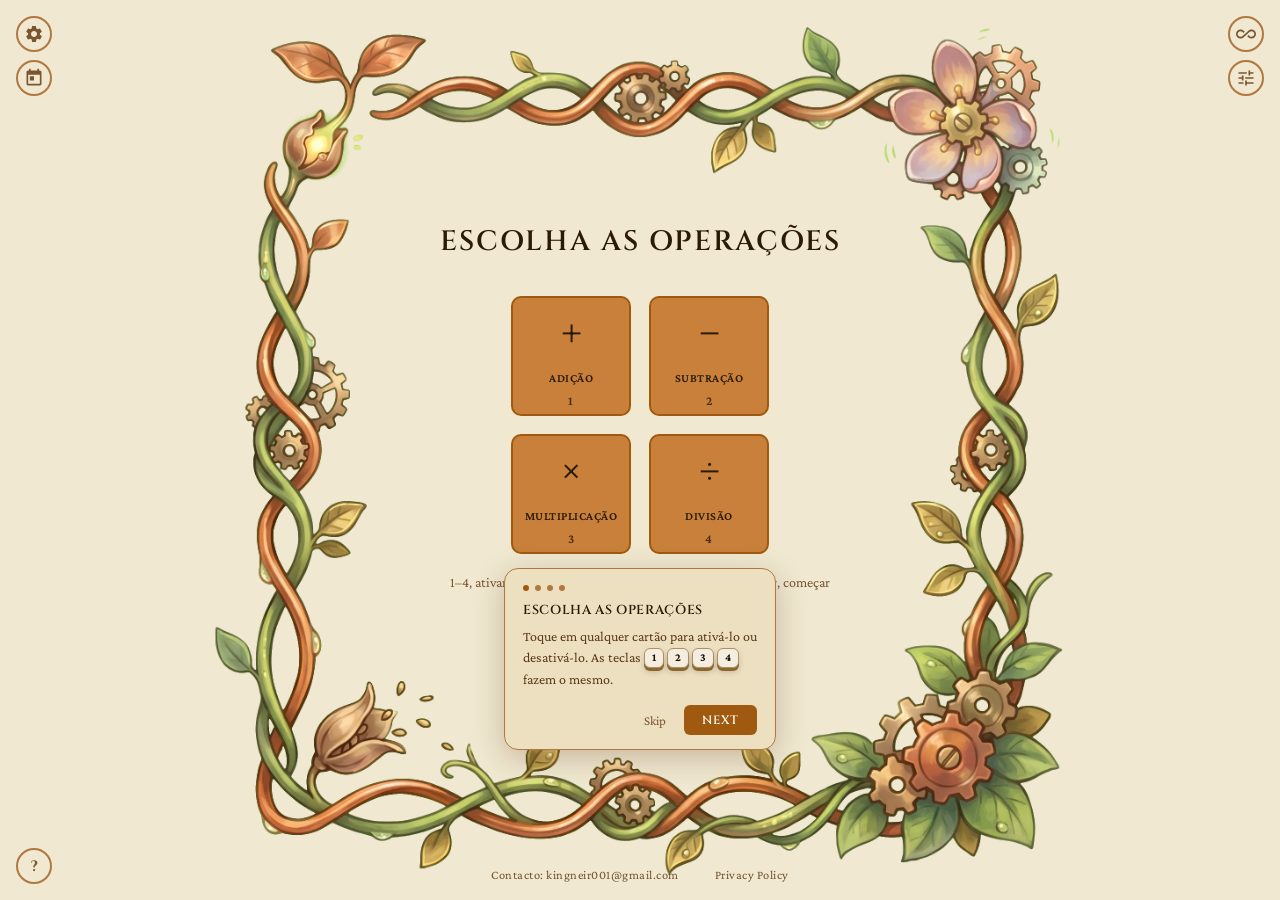
<file: pt/index.html>
<!DOCTYPE html>
<html lang="pt" dir="ltr">

<head>
    <meta charset="UTF-8">
    <meta name="viewport" content="width=device-width, initial-scale=1.0">
    <meta name="google-site-verification" content="vmVoSpZH5NsSB_R1mJhQIMTR8s7l-epsSc2As7drc3E" />
    
    <!-- Primary Meta Tags -->
    <title>Math Quiz: Pratique o cálculo mental online</title>
    <meta name="title" content="Math Quiz: Pratique o cálculo mental online">
    <meta name="description" content="Melhore a sua velocidade de cálculo com os modos cronometrado, foco e especialista. Pratique adição, subtração, multiplicação e divisão.">
    <link rel="canonical" href="https://coutneir.github.io/pt/">

    <!-- Language alternates (one hardcoded HTML per language for share/crawler SEO) -->
    <link rel="alternate" hreflang="en" href="https://coutneir.github.io/">
    <link rel="alternate" hreflang="es" href="https://coutneir.github.io/es/">
    <link rel="alternate" hreflang="fr" href="https://coutneir.github.io/fr/">
    <link rel="alternate" hreflang="ca" href="https://coutneir.github.io/ca/">
    <link rel="alternate" hreflang="pt" href="https://coutneir.github.io/pt/">
    <link rel="alternate" hreflang="de" href="https://coutneir.github.io/de/">
    <link rel="alternate" hreflang="ar" href="https://coutneir.github.io/ar/">
    <link rel="alternate" hreflang="x-default" href="https://coutneir.github.io/">

    <!-- Theme Color for Browser UI -->
    <meta name="theme-color" content="#f0e8d0" media="(prefers-color-scheme: light)">
    <meta name="theme-color" content="#0a0614" media="(prefers-color-scheme: dark)">

    <!-- Open Graph / Facebook -->
    <meta property="og:type" content="website">
    <meta property="og:url" content="https://coutneir.github.io/pt/">
    <meta property="og:title" content="Math Quiz: Pratique o cálculo mental online">
    <meta property="og:description" content="Melhore a sua velocidade de cálculo com os modos cronometrado, foco e especialista. Pratique adição, subtração, multiplicação e divisão.">
    <meta property="og:image" content="https://coutneir.github.io/og_image.jpg">
    <meta property="og:image:width" content="1200">
    <meta property="og:image:height" content="630">
    <meta property="og:image:alt" content="Al-Khwarizmi inspired geometric emblem representing an Algorithm Pathway">
    <meta property="og:site_name" content="Math Quiz">
    <meta property="og:locale" content="pt_PT">

    <!-- Twitter -->
    <meta name="twitter:card" content="summary_large_image">
    <meta name="twitter:site" content="@coutneir">
    <meta name="twitter:url" content="https://coutneir.github.io/pt/">
    <meta name="twitter:title" content="Math Quiz: Pratique o cálculo mental online">
    <meta name="twitter:description" content="Melhore a sua velocidade de cálculo com os modos cronometrado, foco e especialista. Pratique adição, subtração, multiplicação e divisão.">
    <meta name="twitter:image" content="https://coutneir.github.io/og_image.jpg">

    <!-- Favicon and App Manifest -->
    <link rel="icon" type="image/x-icon" href="/favicon.ico">
    <link rel="icon" type="image/png" sizes="32x32" href="/favicon-32x32.png">
    <link rel="icon" type="image/svg+xml" href="/favicon.svg">
    <link rel="apple-touch-icon" sizes="180x180" href="/apple-touch-icon.png">
    <link rel="manifest" href="/site.webmanifest">

    <!-- JSON-LD Structured Data -->
    <script type="application/ld+json">
    {
      "@context": "https://schema.org",
      "@type": "WebApplication",
      "name": "Math Quiz",
      "description": "Melhore a sua velocidade de cálculo com os modos cronometrado, foco e especialista. Pratique adição, subtração, multiplicação e divisão.",
      "url": "https://coutneir.github.io/",
      "applicationCategory": "EducationalApplication",
      "operatingSystem": "All",
      "browserRequirements": "Requires HTML5 support"
    }
    </script>

    <!-- Preconnect to reduce DNS + TLS latency for Google Fonts -->
    <link rel="preconnect" href="https://fonts.googleapis.com">
    <link rel="preconnect" href="https://fonts.gstatic.com" crossorigin>
    <!-- Defer font loading to prevent render-blocking and hit 100 Performance -->
    <link rel="preload" as="style" href="https://fonts.googleapis.com/css2?family=Cinzel:wght@400;600;700&family=Crimson+Pro:ital,wght@0,400;0,600;1,400&display=swap">
    <link rel="stylesheet" media="print" onload="this.onload=null;this.media='all'" href="https://fonts.googleapis.com/css2?family=Cinzel:wght@400;600;700&family=Crimson+Pro:ital,wght@0,400;0,600;1,400&display=swap">
    <noscript><link rel="stylesheet" href="https://fonts.googleapis.com/css2?family=Cinzel:wght@400;600;700&family=Crimson+Pro:ital,wght@0,400;0,600;1,400&display=swap"></noscript>
    <!-- Preload the active border so LCP fires as early as possible -->
    <link rel="preload" id="border-preload" as="image" href="/light_border.webp" type="image/webp" fetchpriority="high">
    <!-- Inline SVG sprite, replaces full Material Icons CDN (saves ~114KB) -->
    <svg xmlns="http://www.w3.org/2000/svg" style="display:none">
        <symbol id="icon-settings" viewBox="0 0 24 24"><path d="M19.14 12.94c.04-.3.06-.61.06-.94s-.02-.64-.07-.94l2.03-1.58a.49.49 0 0 0 .12-.61l-1.92-3.32a.49.49 0 0 0-.59-.22l-2.39.96a7.01 7.01 0 0 0-1.62-.94l-.36-2.54a.484.484 0 0 0-.48-.41h-3.84c-.24 0-.43.17-.47.41l-.36 2.54a7.34 7.34 0 0 0-1.62.94l-2.39-.96a.47.47 0 0 0-.59.22L2.74 8.87a.47.47 0 0 0 .12.61l2.03 1.58c-.05.3-.07.62-.07.94s.02.64.07.94l-2.03 1.58a.49.49 0 0 0-.12.61l1.92 3.32c.12.22.37.29.59.22l2.39-.96c.5.36 1.04.67 1.62.94l.36 2.54c.05.24.24.41.48.41h3.84c.24 0 .44-.17.47-.41l.36-2.54a7.34 7.34 0 0 0 1.62-.94l2.39.96c.22.08.47 0 .59-.22l1.92-3.32a.47.47 0 0 0-.12-.61l-2.01-1.58zM12 15.6c-1.98 0-3.6-1.62-3.6-3.6s1.62-3.6 3.6-3.6 3.6 1.62 3.6 3.6-1.62 3.6-3.6 3.6z"/></symbol>
        <symbol id="icon-all-inclusive" viewBox="0 0 24 24"><path d="M18.6 6.62c-1.44 0-2.8.56-3.77 1.53L12 10.66 10.48 12h.01L7.8 14.39c-.64.64-1.49.99-2.4.99-1.87 0-3.39-1.51-3.39-3.38S3.53 8.62 5.4 8.62c.91 0 1.76.35 2.44 1.03l1.13 1 1.51-1.34L9.22 8.2A5.37 5.37 0 0 0 5.4 6.62C2.42 6.62 0 9.04 0 12s2.42 5.38 5.4 5.38c1.44 0 2.8-.56 3.77-1.53l2.83-2.5.01.01L13.52 12h-.01l2.69-2.39c.64-.64 1.49-.99 2.4-.99 1.87 0 3.39 1.51 3.39 3.38s-1.52 3.38-3.39 3.38c-.9 0-1.76-.35-2.44-1.03l-1.14-1.01-1.51 1.34 1.27 1.12a5.386 5.386 0 0 0 3.82 1.57c2.98 0 5.4-2.41 5.4-5.38s-2.42-5.37-5.4-5.37z"/></symbol>
        <symbol id="icon-dark-mode" viewBox="0 0 24 24"><path d="M12 3a9 9 0 1 0 9 9c0-.46-.04-.92-.1-1.36a5.389 5.389 0 0 1-4.4 2.26 5.403 5.403 0 0 1-3.14-9.8c-.44-.06-.9-.1-1.36-.1z"/></symbol>
        <symbol id="icon-light-mode" viewBox="0 0 24 24"><path d="M12 7c-2.76 0-5 2.24-5 5s2.24 5 5 5 5-2.24 5-5-2.24-5-5-5zM2 13h2c.55 0 1-.45 1-1s-.45-1-1-1H2c-.55 0-1 .45-1 1s.45 1 1 1zm18 0h2c.55 0 1-.45 1-1s-.45-1-1-1h-2c-.55 0-1 .45-1 1s.45 1 1 1zM11 2v2c0 .55.45 1 1 1s1-.45 1-1V2c0-.55-.45-1-1-1s-1 .45-1 1zm0 18v2c0 .55.45 1 1 1s1-.45 1-1v-2c0-.55-.45-1-1-1s-1 .45-1 1zM5.99 4.58a.996.996 0 0 0-1.41 0 .996.996 0 0 0 0 1.41l1.06 1.06c.39.39 1.03.39 1.41 0s.39-1.03 0-1.41L5.99 4.58zm12.37 12.37a.996.996 0 0 0-1.41 0 .996.996 0 0 0 0 1.41l1.06 1.06c.39.39 1.03.39 1.41 0a.996.996 0 0 0 0-1.41l-1.06-1.06zm1.06-10.96a.996.996 0 0 0 0-1.41.996.996 0 0 0-1.41 0l-1.06 1.06c-.39.39-.39 1.03 0 1.41s1.03.39 1.41 0l1.06-1.06zM7.05 18.36a.996.996 0 0 0 0-1.41.996.996 0 0 0-1.41 0l-1.06 1.06c-.39.39-.39 1.03 0 1.41s1.03.39 1.41 0l1.06-1.06z"/></symbol>
        <symbol id="icon-language" viewBox="0 0 24 24"><path d="M11.99 2C6.47 2 2 6.48 2 12s4.47 10 9.99 10C17.52 22 22 17.52 22 12S17.52 2 11.99 2zm6.93 6h-2.95a15.65 15.65 0 0 0-1.38-3.56A8.03 8.03 0 0 1 18.92 8zM12 4.04c.83 1.2 1.48 2.53 1.91 3.96h-3.82c.43-1.43 1.08-2.76 1.91-3.96zM4.26 14C4.1 13.36 4 12.69 4 12s.1-1.36.26-2h3.38c-.08.66-.14 1.32-.14 2 0 .68.06 1.34.14 2H4.26zm.82 2h2.95c.32 1.25.78 2.45 1.38 3.56A7.99 7.99 0 0 1 5.08 16zm2.95-8H5.08a7.99 7.99 0 0 1 4.33-3.56A15.65 15.65 0 0 0 8.03 8zM12 19.96c-.83-1.2-1.48-2.53-1.91-3.96h3.82c-.43 1.43-1.08 2.76-1.91 3.96zM14.34 14H9.66c-.09-.66-.16-1.32-.16-2 0-.68.07-1.35.16-2h4.68c.09.65.16 1.32.16 2 0 .68-.07 1.34-.16 2zm.25 5.56c.6-1.11 1.06-2.31 1.38-3.56h2.95a8.03 8.03 0 0 1-4.33 3.56zM16.36 14c.08-.66.14-1.32.14-2 0-.68-.06-1.34-.14-2h3.38c.16.64.26 1.31.26 2s-.1 1.36-.26 2h-3.38z"/></symbol>
        <symbol id="icon-tune" viewBox="0 0 24 24"><path d="M3 17v2h6v-2H3zM3 5v2h10V5H3zm10 16v-2h8v-2h-8v-2h-2v6h2zM7 9v2H3v2h4v2h2V9H7zm14 4v-2H11v2h10zm-6-4h2V7h4V5h-4V3h-2v6z"/></symbol>
    </svg>
    

  <script type="module" crossorigin src="/assets/main-BMeiBWWd.js"></script>
  <link rel="stylesheet" crossorigin href="/assets/main-BiX0p4yx.css">
<link rel="manifest" href="/site.webmanifest"><script id="vite-plugin-pwa:register-sw" src="/registerSW.js"></script></head>

<body>
    <main id="bgc" aria-label="Math Quiz">
        <h1 class="sr-only">Math Quiz: Pratique o cálculo mental online</h1>

        <!-- Breathing glow overlay (focus mode) -->
        <div id="focus-glow" aria-hidden="true"></div>

        <!-- ── Expert settings panel ─────────────────────────────────── -->
        <dialog id="expert-panel" aria-labelledby="expert-title">
            <div id="expert-card">
                <div id="expert-header">
                    <h2 id="expert-title">Advanced</h2>
                    <button id="expert-close" aria-label="Close">&#x2715;</button>
                </div>

                <!-- Session -->
                <div class="expert-section">
                    <div class="expert-section-title" id="exp-sec-session">Session</div>
                    <div class="expert-row">
                        <span class="expert-label" id="exp-lbl-mode">Mode</span>
                        <div class="seg" id="seg-mode" aria-labelledby="exp-lbl-mode" role="radiogroup">
                            <button role="radio" aria-checked="true" tabindex="0" data-val="timed"   class="active" id="exp-mode-timed">Timed</button>
                            <button role="radio" aria-checked="false" tabindex="-1" data-val="endless" id="exp-mode-endless">Endless</button>
                        </div>
                    </div>
                    <div class="expert-row" id="timer-row">
                        <span class="expert-label" id="exp-lbl-timer">Timer</span>
                        <div class="seg" id="seg-timer" aria-labelledby="exp-lbl-timer" role="radiogroup">
                            <button role="radio" aria-checked="false" tabindex="0" data-val="30">30s</button>
                            <button role="radio" aria-checked="true" tabindex="0" data-val="60" class="active">60s</button>
                            <button role="radio" aria-checked="false" tabindex="-1" data-val="90">90s</button>
                            <button role="radio" aria-checked="false" tabindex="-1" data-val="120">120s</button>
                        </div>
                    </div>
                    <div class="expert-row" id="timer-custom-row">
                        <span class="expert-label" id="exp-lbl-custom">Custom (s)</span>
                        <input type="number" id="timer-custom" min="10" max="3600"
                               placeholder="—" class="range-custom-input"
                               aria-labelledby="exp-lbl-custom">
                    </div>
                </div>

                <!-- Numbers -->
                <div class="expert-section">
                    <div class="expert-section-title" id="exp-sec-numbers">Numbers</div>
                    <div class="expert-row">
                        <span class="expert-label" id="exp-lbl-range">Range</span>
                        <div class="seg" id="range-presets" aria-labelledby="exp-lbl-range" role="radiogroup">
                            <button role="radio" aria-checked="true" tabindex="0" data-val="10"   class="active">0–10</button>
                            <button role="radio" aria-checked="false" tabindex="-1" data-val="20">0–20</button>
                            <button role="radio" aria-checked="false" tabindex="-1" data-val="50">0–50</button>
                            <button role="radio" aria-checked="false" tabindex="-1" data-val="100">0–100</button>
                            <button role="radio" aria-checked="false" tabindex="-1" data-val="1000">0–1000</button>
                        </div>
                    </div>
                    <div class="range-custom">
                        <label for="range-min" id="exp-lbl-min">Min</label>
                        <input type="number" id="range-min" min="0" max="999" value="0">
                        <label for="range-max" id="exp-lbl-max">Max</label>
                        <input type="number" id="range-max" min="1" max="1000" value="10">
                    </div>
                    <div class="expert-row">
                        <span class="expert-label" id="exp-lbl-neg">Negative results</span>
                        <div class="seg" id="seg-neg" aria-labelledby="exp-lbl-neg" role="radiogroup">
                            <button role="radio" aria-checked="true" tabindex="0" data-val="off" class="active" id="exp-neg-off">Off</button>
                            <button role="radio" aria-checked="false" tabindex="-1" data-val="on"  id="exp-neg-on">On</button>
                        </div>
                    </div>
                    <div class="expert-row">
                        <span class="expert-label" id="exp-lbl-dec">Decimal division</span>
                        <div class="seg" id="seg-dec" aria-labelledby="exp-lbl-dec" role="radiogroup">
                            <button role="radio" aria-checked="true" tabindex="0" data-val="off" class="active" id="exp-dec-off">Off</button>
                            <button role="radio" aria-checked="false" tabindex="-1" data-val="on"  id="exp-dec-on">On</button>
                        </div>
                    </div>
                </div>

                <!-- Problem structure -->
                <div class="expert-section">
                    <div class="expert-section-title" id="exp-sec-structure">Problem structure</div>
                    <div class="expert-row">
                        <span class="expert-label" id="exp-lbl-dir">Answer direction</span>
                        <div class="seg" id="seg-dir" aria-labelledby="exp-lbl-dir" role="radiogroup">
                            <button role="radio" aria-checked="true" tabindex="0" data-val="normal" class="active">A ○ B = ?</button>
                            <button role="radio" aria-checked="false" tabindex="-1" data-val="operand">? ○ B = A</button>
                            <button role="radio" aria-checked="false" tabindex="-1" data-val="mixed">Mixed</button>
                        </div>
                    </div>
                    <div class="expert-row">
                        <span class="expert-label" id="exp-lbl-chain">Chained problems</span>
                        <div class="seg" id="seg-chain" aria-labelledby="exp-lbl-chain" role="radiogroup">
                            <button role="radio" aria-checked="true" tabindex="0" data-val="off" class="active" id="exp-chain-off">Off</button>
                            <button role="radio" aria-checked="false" tabindex="-1" data-val="on"  id="exp-chain-on">On</button>
                        </div>
                    </div>
                </div>

                <!-- Operation weight -->
                <div class="expert-section">
                    <div class="expert-section-title" id="exp-sec-weights">Operation weight</div>
                    <div id="weight-rows">
                        <div class="weight-row" data-op="addition">
                            <span class="weight-sym">+</span>
                            <input type="range" min="0" max="100" value="100" aria-label="Addition weight">
                            <span class="weight-val">100%</span>
                        </div>
                        <div class="weight-row" data-op="subtraction">
                            <span class="weight-sym">−</span>
                            <input type="range" min="0" max="100" value="100" aria-label="Subtraction weight">
                            <span class="weight-val">100%</span>
                        </div>
                        <div class="weight-row" data-op="multiplication">
                            <span class="weight-sym">×</span>
                            <input type="range" min="0" max="100" value="100" aria-label="Multiplication weight">
                            <span class="weight-val">100%</span>
                        </div>
                        <div class="weight-row" data-op="division">
                            <span class="weight-sym">÷</span>
                            <input type="range" min="0" max="100" value="100" aria-label="Division weight">
                            <span class="weight-val">100%</span>
                        </div>
                    </div>
                </div>

                <button id="expert-reset">Reset defaults</button>
            </div>
        </dialog>

        <!-- ── Screen 1: Select operations ───────────────────────────── -->
        <div class="screen active" id="screen-select" role="region" aria-labelledby="select-heading">
            <h2 id="select-heading">Choose operations</h2>
            <fieldset id="op-fieldset">
                <legend>Select which operations to practice</legend>
                <div id="op-grid">
                    <button class="op-card active" data-op="addition"
                            aria-pressed="true" aria-keyshortcuts="1">
                        <span aria-hidden="true">&plus;</span>
                        <span class="op-label">Addition</span>
                        <span class="op-key" aria-hidden="true">1</span>
                    </button>
                    <button class="op-card active" data-op="subtraction"
                            aria-pressed="true" aria-keyshortcuts="2">
                        <span aria-hidden="true">&minus;</span>
                        <span class="op-label">Subtraction</span>
                        <span class="op-key" aria-hidden="true">2</span>
                    </button>
                    <button class="op-card active" data-op="multiplication"
                            aria-pressed="true" aria-keyshortcuts="3">
                        <span aria-hidden="true">&times;</span>
                        <span class="op-label">Multiplication</span>
                        <span class="op-key" aria-hidden="true">3</span>
                    </button>
                    <button class="op-card active" data-op="division"
                            aria-pressed="true" aria-keyshortcuts="4">
                        <span aria-hidden="true">&divide;</span>
                        <span class="op-label">Division</span>
                        <span class="op-key" aria-hidden="true">4</span>
                    </button>
                </div>
            </fieldset>
            <div id="select-hints" aria-hidden="true">
                <span>1–4, toggle op</span>
                <span>Space, toggle all</span>
                <span>F, focus mode</span>
                <span>Enter, start</span>
            </div>
            <div id="history-bar" aria-live="polite" hidden></div>
            <button class="btn-primary" id="btn-start" aria-keyshortcuts="Enter">Start</button>
            <button id="btn-daily" aria-pressed="false" title="Daily Challenge">
                <svg class="icon" aria-hidden="true" viewBox="0 0 24 24"><path d="M19 3h-1V1h-2v2H8V1H6v2H5C3.9 3 3 3.9 3 5v14c0 1.1.9 2 2 2h14c1.1 0 2-.9 2-2V5c0-1.1-.9-2-2-2zm0 16H5V8h14v11zM7 10h5v5H7z"/></svg>
            </button>
            <!-- Gear: expert settings (top-left) -->
            <button id="expert-toggle" aria-label="Expert settings"
                    title="Expert Settings" aria-haspopup="dialog">
                <svg class="icon" aria-hidden="true"><use href="#icon-settings"/></svg>
            </button>
            <!-- Focus toggle placed after start in DOM so Tab order is: ops → start → focus toggle -->
            <button id="focus-toggle" aria-pressed="false"
                    aria-label="Focus mode" aria-keyshortcuts="f"
                    title="Focus Mode (F)">
                <svg class="icon" aria-hidden="true"><use href="#icon-all-inclusive"/></svg>
            </button>
        </div>

        <!-- ── Screen 2: Quiz ─────────────────────────────────────────── -->
        <div class="screen" id="screen-quiz" role="region" aria-labelledby="quiz-heading">
            <h2 id="quiz-heading" class="sr-only">Quiz</h2>
            <div id="countdown" hidden aria-live="assertive" aria-atomic="true"></div>
            <div id="timer" aria-live="assertive" aria-atomic="true" aria-label="Time remaining">1:00</div>
            <div id="calc-problem" role="status" aria-atomic="true" aria-label="Problem">
                <div id="calc-row">
                    <span id="operand1" aria-hidden="true"></span>
                    <span class="op-sym" id="symbol" aria-hidden="true"></span>
                    <span id="operand2" aria-hidden="true"></span>
                    <span aria-hidden="true">&equals;</span>
                    <input type="number" inputmode="numeric" enterkeyhint="go"
                           id="result-input"
                           autocomplete="off"
                           aria-label="Your answer"
                           aria-describedby="score-live">
                </div>
            </div>
            <output id="score-live" aria-live="polite" aria-atomic="true">0 correct</output>
            <button id="btn-submit-mobile" class="btn-primary" aria-label="Submit answer">&#10003;</button>
            <button id="btn-quit-mobile" class="btn-secondary" aria-label="Quit quiz">&#x2715;</button>
            <div class="screen-hint" aria-hidden="true">
                <span>Enter, submit</span>
                <span>Supr, clear</span>
                <span>Esc, quit</span>
            </div>
        </div>

        <!-- ── Screen 3: Results ──────────────────────────────────────── -->
        <div class="screen" id="screen-results" role="region" aria-labelledby="results-heading">
            <div class="results-scroll">
                <div id="results-inner">
                    <output id="score-display" aria-label="Score"></output>
                    <div id="tier-badge" role="status"></div>
                    <div id="tier-title"></div>
                    <div id="tier-message"></div>
                    <div id="tier-goal"></div>
                    <div id="score-sub"></div>
                    <div id="study-callout" class="study-callout" hidden>
                        <span class="study-heading"></span>
                        <div class="study-facts"></div>
                    </div>
                    <div id="sparkline" hidden aria-hidden="true"></div>
                </div>
                <div id="result-buttons">
                    <button class="btn-secondary" id="btn-change"
                            aria-keyshortcuts="Backspace">Change operations</button>
                    <button class="btn-primary" id="btn-repeat"
                            aria-keyshortcuts="Enter">Play again</button>
                    <button class="btn-share" id="btn-share" hidden aria-label="Share result">
                        <svg class="icon" aria-hidden="true" viewBox="0 0 24 24"><path d="M18 16c-.79 0-1.5.31-2.03.81L8.91 12.7A3.2 3.2 0 0 0 9 12a3.2 3.2 0 0 0-.09-.7l7-4.07A2.99 2.99 0 0 0 18 8a3 3 0 1 0-3-3c0 .24.04.47.09.7l-7 4.07A2.99 2.99 0 0 0 6 9a3 3 0 0 0 0 6c.79 0 1.5-.31 2.03-.81l7.06 4.12A2.93 2.93 0 0 0 15 19a3 3 0 1 0 3-3z"/></svg>
                    </button>
                </div>
            </div>
            <div class="screen-hint" aria-hidden="true">
                <span>Enter, play again</span>
                <span>Supr, change ops</span>
            </div>
        </div>

        <!-- ── Screen 4: Focus summary ────────────────────────────────── -->
        <div class="screen" id="screen-focus-results" role="region" aria-labelledby="focus-results-heading">
            <div class="results-scroll">
                <h2 id="focus-results-heading">Session summary</h2>
                <div id="focus-stat-row" role="group" aria-label="Session statistics">
                    <div class="focus-stat">
                        <output class="focus-stat-num" id="fs-correct" aria-label="Correct answers"></output>
                        <div class="focus-stat-label" id="fs-label-correct" aria-hidden="true">Correct</div>
                    </div>
                    <div class="focus-stat">
                        <output class="focus-stat-num" id="fs-attempted" aria-label="Attempted"></output>
                        <div class="focus-stat-label" id="fs-label-attempted" aria-hidden="true">Attempted</div>
                    </div>
                    <div class="focus-stat">
                        <output class="focus-stat-num" id="fs-accuracy" aria-label="Accuracy"></output>
                        <div class="focus-stat-label" id="fs-label-accuracy" aria-hidden="true">Accuracy</div>
                    </div>
                    <div class="focus-stat">
                        <output class="focus-stat-num sm" id="fs-duration" aria-label="Session duration"></output>
                        <div class="focus-stat-label" id="fs-label-duration" aria-hidden="true">Duration</div>
                    </div>
                    <div class="focus-stat">
                        <output class="focus-stat-num sm" id="fs-avg" aria-label="Average time per problem"></output>
                        <div class="focus-stat-label" id="fs-label-avg" aria-hidden="true">Avg / problem</div>
                    </div>
                </div>
                <div id="weak-spots">
                    <h2>Weak spots</h2>
                    <div id="weak-list" aria-live="polite"></div>
                    <div id="no-weak" style="display:none">No weak spots, clean session.</div>
                </div>
                <button class="btn-primary" id="btn-focus-menu"
                        aria-keyshortcuts="Enter">Back to menu</button>
            </div>
        </div>

    </main>

    <!-- Settings toggle button (top-right, replaces old palette-picker position) -->
    <button id="settings-toggle" aria-label="Settings" title="Settings" aria-haspopup="dialog">
        <svg class="icon" aria-hidden="true"><use href="#icon-tune"/></svg>
    </button>

    <!-- Settings panel -->
    <dialog id="settings-panel" aria-labelledby="settings-title">
      <div id="settings-card">
        <div id="settings-header">
          <h2 id="settings-title">Settings</h2>
          <button id="settings-close" aria-label="Close">&#x2715;</button>
        </div>
        <div class="settings-section">
          <div class="settings-section-title" id="st-sec-theme">Theme</div>
          <div id="st-swatches">
            <button class="st-swatch" data-preset="parchment" title="Parchment" aria-label="Parchment"></button>
            <button class="st-swatch" data-preset="night"     title="Night"     aria-label="Night"></button>
            <button class="st-swatch" data-preset="forest"    title="Forest"    aria-label="Forest"></button>
            <button class="st-swatch" data-preset="ocean"     title="Ocean"     aria-label="Ocean"></button>
            <button class="st-swatch" data-preset="dusk"      title="Dusk"      aria-label="Dusk"></button>
          </div>
        </div>
        <div class="settings-section">
          <div class="settings-section-title" id="st-sec-lang">Language</div>
          <div id="st-lang-grid">
            <button class="lang-btn" data-lang="en" lang="en">English</button>
            <button class="lang-btn" data-lang="es" lang="es">Español</button>
            <button class="lang-btn" data-lang="fr" lang="fr">Français</button>
            <button class="lang-btn" data-lang="ca" lang="ca">Català</button>
            <button class="lang-btn" data-lang="pt" lang="pt">Português</button>
            <button class="lang-btn" data-lang="de" lang="de">Deutsch</button>
            <button class="lang-btn" data-lang="ar" lang="ar" dir="rtl">العربية</button>
          </div>
        </div>
        <div class="settings-section">
          <div class="settings-section-title" id="st-sec-prefs">Preferences</div>
          <div class="settings-row">
            <span id="st-lbl-sound">Sound &amp; haptics</span>
            <button role="switch" id="sound-toggle" aria-checked="false" aria-labelledby="st-lbl-sound">Off</button>
          </div>
          <div class="settings-row">
            <span id="st-lbl-feedback">Show answer on miss</span>
            <button role="switch" id="feedback-toggle" aria-checked="false" aria-labelledby="st-lbl-feedback">Off</button>
          </div>
        </div>
        <div class="settings-section settings-danger">
          <button id="settings-reset" class="btn-danger">Reset all data</button>
        </div>
      </div>
    </dialog>

    <!-- Footer Links -->
    <div id="footer-links">
      <button id="contact-link" class="footer-link" type="button" title="Copy email"></button>
      <button id="privacy-link" class="footer-link" type="button">Privacy Policy</button>
    </div>

    <!-- Privacy Policy Panel -->
    <dialog id="privacy-panel" aria-labelledby="privacy-title">
      <div id="privacy-card">
        <div id="privacy-header">
          <h2 id="privacy-title">Privacy Policy</h2>
          <button id="privacy-close" class="dialog-close-btn" aria-label="Close" type="button">&#x2715;</button>
        </div>
        <div id="privacy-body">
          <p><strong>Responsible:</strong> The owner of this website (contact via the email provided on the site).</p>
          <p><strong>Cookies:</strong> This site does not use tracking cookies.</p>
          <p><strong>Hosting:</strong> Hosted on GitHub Pages, which may collect IP addresses for security purposes.</p>
          <p><strong>Purpose:</strong> This project generates no income and is entirely free for everyone.</p>
        </div>
      </div>
    </dialog>
    <!-- Help / Keyboard shortcuts button -->
    <button id="help-btn" aria-label="Keyboard shortcuts" aria-expanded="false" title="Keyboard shortcuts">?</button>

    <!-- Keyboard shortcuts panel -->
    <div id="help-panel" hidden role="dialog" aria-labelledby="help-title">
        <div id="help-header">
            <span id="help-title">Keyboard shortcuts</span>
            <button id="help-close" aria-label="Close">&#x2715;</button>
        </div>
        <div class="help-section">
            <div class="help-section-title" id="help-sec-select">Select screen</div>
            <div class="help-row"><span id="help-lbl-toggle-op">Toggle operation</span><span class="help-keys"><kbd>1</kbd> – <kbd>4</kbd></span></div>
            <div class="help-row"><span id="help-lbl-toggle-all">Toggle all</span><span class="help-keys"><kbd>Space</kbd></span></div>
            <div class="help-row"><span id="help-lbl-focus">Focus mode</span><span class="help-keys"><kbd>F</kbd></span></div>
            <div class="help-row"><span id="help-lbl-start">Start</span><span class="help-keys"><kbd>Enter</kbd></span></div>
        </div>
        <div class="help-section">
            <div class="help-section-title" id="help-sec-quiz">Quiz</div>
            <div class="help-row"><span id="help-lbl-submit">Submit answer</span><span class="help-keys"><kbd>Enter</kbd></span></div>
            <div class="help-row"><span id="help-lbl-clear">Clear input</span><span class="help-keys"><kbd>Backspace</kbd></span></div>
            <div class="help-row"><span id="help-lbl-quit">Quit</span><span class="help-keys"><kbd>Esc</kbd></span></div>
        </div>
        <div class="help-section">
            <div class="help-section-title" id="help-sec-results">Results</div>
            <div class="help-row"><span id="help-lbl-play-again">Play again</span><span class="help-keys"><kbd>Enter</kbd></span></div>
            <div class="help-row"><span id="help-lbl-change-ops">Change ops</span><span class="help-keys"><kbd>Backspace</kbd></span></div>
        </div>
    </div>

    <!-- Onboarding (first-visit only) -->
    <div id="onboarding" hidden aria-live="polite">
        <div id="ob-card">
            <div id="ob-step-dots"></div>
            <h3 id="ob-title"></h3>
            <p id="ob-body"></p>
            <div id="ob-actions">
                <button id="ob-skip">Skip</button>
                <button id="ob-next" class="btn-primary">Next</button>
            </div>
        </div>
    </div>

    <!-- visually-hidden utility used for sr-only headings -->
    <style>
        .sr-only {
            position: absolute;
            width: 1px; height: 1px;
            overflow: hidden;
            clip: rect(0 0 0 0);
            white-space: nowrap;
        }
    </style>

    <!-- Cloudflare Web Analytics --><script defer src='https://static.cloudflareinsights.com/beacon.min.js' data-cf-beacon='{"token": "3adb3115b8c9426fa2d37298f7bb7b2a"}'></script><!-- End Cloudflare Web Analytics -->
</body>

</html>
</file>
<file: assets/main-BiX0p4yx.css>
:root{--font-display:"Cinzel", "Palatino Linotype", Georgia, serif;--font-body:"Crimson Pro", Georgia, "Times New Roman", serif;--bg:#f0e8d0;--border-img:url(/light_border.webp);--text-primary:#2a1a08;--text-secondary:#5a3a14;--text-muted:#7a5530;--accent:#a05a10;--accent-hover:#7a4008;--accent-dim:#c8803a;--green:#3d6b1a;--green-hover:#2a4d10;--card-bg:#f0e1c3e0;--card-border:#b07840;--input-bg:#fff8ebf2;--input-border:#a06828;--panel-bg:#ede0c0;--panel-border:#b07840;--seg-bg:#0000000d;--seg-border:#b07840;--weak-bg:#0000000a;--mode-toggle-bg:#e8d8b0;--shadow:#50280040;--danger:#b83010;--glow-color:#a05a104d;--kbd-bg:#f4ede0;--kbd-text:#1a1008;--kbd-border:#b09060;--kbd-shadow:#8a6830}html[data-theme=night]{--bg:#000;--border-img:url(/dark_border.webp);--text-primary:#e8e0f0;--text-secondary:#bcacd8;--text-muted:#8878a8;--accent:#9b72cf;--accent-hover:#7c4fbf;--accent-dim:#4a2a80;--green:#2d8a8a;--green-hover:#1f6666;--card-bg:#0c0816d9;--card-border:#3a2660;--input-bg:#06040eeb;--input-border:#5a3a9a;--panel-bg:#0d0914;--panel-border:#3a2260;--seg-bg:#ffffff0d;--seg-border:#3a2260;--weak-bg:#ffffff0a;--mode-toggle-bg:#0a0614;--danger:#e05a3a;--glow-color:#7850c847;--kbd-bg:#1a1030;--kbd-text:#e8e0f0;--kbd-border:#5a3a9a;--kbd-shadow:#2a1060}html[data-theme=forest]{--bg:#e4edd6;--border-img:url(/light_border.webp);--text-primary:#1c2e0a;--text-secondary:#3a5a18;--text-muted:#5a7a38;--accent:#2e7a18;--accent-hover:#1e5a10;--accent-dim:#6aaa40;--green:#5a8a30;--green-hover:#3a6a18;--card-bg:#d2e6b9e0;--card-border:#7aaa50;--input-bg:#e6f8d7f2;--input-border:#5a8828;--panel-bg:#d0e8b8;--panel-border:#7aaa50;--seg-bg:#0000000d;--seg-border:#7aaa50;--weak-bg:#0000000a;--mode-toggle-bg:#c8e0a8;--shadow:#14320840;--danger:#b83010;--glow-color:#2e7a184d;--kbd-bg:#c8e0a8;--kbd-text:#1c2e0a;--kbd-border:#5a8828;--kbd-shadow:#3a6010}html[data-theme=ocean]{--bg:#010d18;--border-img:url(/dark_border.webp);--text-primary:#c8e8f8;--text-secondary:#80c0dc;--text-muted:#4a90b0;--accent:#18b0d8;--accent-hover:#0888b0;--accent-dim:#084870;--green:#18a090;--green-hover:#0a7870;--card-bg:#01101cd9;--card-border:#083858;--input-bg:#000812eb;--input-border:#0a5880;--panel-bg:#000e1a;--panel-border:#063050;--seg-bg:#ffffff0d;--seg-border:#063050;--weak-bg:#ffffff0a;--mode-toggle-bg:#000810;--shadow:#001e3c73;--danger:#e05a3a;--glow-color:#12a0d247;--kbd-bg:#000e1a;--kbd-text:#c8e8f8;--kbd-border:#0a5880;--kbd-shadow:#063050}html[data-theme=dusk]{--bg:#10080e;--border-img:url(/dark_border.webp);--text-primary:#ecd8e8;--text-secondary:#c898b8;--text-muted:#9868a0;--accent:#c85898;--accent-hover:#a03878;--accent-dim:#581838;--green:#8858a0;--green-hover:#683880;--card-bg:#140812d9;--card-border:#481830;--input-bg:#0a040aeb;--input-border:#782858;--panel-bg:#0e0610;--panel-border:#401428;--seg-bg:#ffffff0d;--seg-border:#381020;--weak-bg:#ffffff0a;--mode-toggle-bg:#0a040c;--shadow:#32001e73;--danger:#e06040;--glow-color:#aa3c8247;--kbd-bg:#0e0610;--kbd-text:#ecd8e8;--kbd-border:#782858;--kbd-shadow:#401428}*{box-sizing:border-box;margin:0;padding:0}[tabindex="-1"]:focus{outline:none}html,body{height:100vh;font-family:var(--font-body);background:var(--bg);color:var(--text-primary);overflow:hidden}#bgc{background-image:var(--border-img);background-position:50%;background-repeat:no-repeat;background-size:contain;justify-content:center;align-items:center;width:100vw;height:100vh;display:flex}.screen{flex-direction:column;justify-content:center;align-items:center;gap:36px;width:100vmin;height:100vmin;display:none;position:relative}.screen.active{display:flex}.screen h1,.screen h2{font-family:var(--font-display);color:var(--text-primary);letter-spacing:2px;text-transform:uppercase;font-size:1.75rem;font-weight:600}.btn-primary{font-size:1.125rem;font-weight:600;font-family:var(--font-display);letter-spacing:1.5px;text-transform:uppercase;background:var(--accent);color:#fff8f0;cursor:pointer;border:none;border-radius:6px;padding:13px 44px;transition:opacity .15s}.btn-primary:hover{opacity:.85}.btn-primary:focus-visible{outline:3px solid var(--accent);outline-offset:3px}.btn-secondary{font-size:1.0625rem;font-weight:600;font-family:var(--font-display);letter-spacing:1px;text-transform:uppercase;color:var(--accent);border:2px solid var(--accent);cursor:pointer;background:0 0;border-radius:6px;padding:11px 32px;transition:opacity .15s}.btn-secondary:hover{opacity:.75}.btn-secondary:focus-visible{outline:3px solid var(--accent);outline-offset:3px}#screen-select{position:relative}#op-grid{grid-template-columns:1fr 1fr;gap:18px;display:grid}#op-fieldset{border:none;margin:0;padding:0}#op-fieldset legend{clip:rect(0 0 0 0);white-space:nowrap;width:1px;height:1px;position:absolute;overflow:hidden}.op-card{width:120px;height:120px;font-size:2.75rem;font-family:var(--font-display);border:2px solid var(--card-border);background:var(--card-bg);color:var(--text-secondary);cursor:pointer;opacity:.82;-webkit-user-select:none;user-select:none;border-radius:10px;flex-direction:column;justify-content:center;align-items:center;gap:8px;transition:opacity .15s,transform .1s;display:flex}.op-card:focus-visible{outline:3px solid var(--accent);outline-offset:3px}.op-card .op-label{font-family:var(--font-body);letter-spacing:.5px;text-transform:uppercase;max-width:100%;padding:0 4px;font-size:.75rem;font-weight:600}.op-card.active{background:var(--accent-dim);border-color:var(--accent);color:var(--text-primary);opacity:1}#timer{font-family:var(--font-display);color:var(--text-primary);text-align:center;letter-spacing:2px;min-width:90px;font-size:2.375rem;font-weight:600}#timer.urgent{color:var(--danger)}#calc-row{align-items:center;gap:22px;display:flex}#calc-row span{font-family:var(--font-display);color:var(--text-primary);font-size:3.5rem;font-weight:600}#calc-row .op-sym{color:var(--accent);font-size:3.25rem;font-weight:400}input[type=number]{appearance:textfield}input[type=number]::-webkit-outer-spin-button{appearance:none;margin:0}input[type=number]::-webkit-inner-spin-button{appearance:none;margin:0}#result-input{width:130px;height:72px;font-family:var(--font-display);text-align:center;border:2px solid var(--input-border);background:var(--input-bg);color:var(--text-primary);border-radius:6px;outline:none;padding:2px;font-size:3rem;font-weight:600;transition:border-color .15s}#result-input:focus{border-color:var(--accent)}#result-input.correct{border-color:var(--green)!important}#result-input.wrong{border-color:var(--danger)!important}#btn-submit-mobile,#btn-quit-mobile,#score-live{display:none}#results-inner{text-align:center;flex-direction:column;align-items:center;gap:10px;max-width:360px;display:flex}#score-display{font-family:var(--font-display);color:var(--accent);letter-spacing:3px;font-size:4.5rem;font-weight:600;line-height:1}#tier-badge{font-family:var(--font-body);letter-spacing:2px;text-transform:uppercase;border-radius:20px;padding:5px 16px;font-size:.8125rem;font-weight:600}#tier-badge.tier-developing{color:var(--accent);border:1px solid var(--accent-dim);background:#c8794126}#tier-badge.tier-fluent{color:var(--green);border:1px solid var(--green-hover);background:#6b8c3a26}#tier-badge.tier-automatic{background:var(--seg-bg);color:var(--accent);border:1px solid var(--accent-dim)}#tier-title{font-family:var(--font-display);color:var(--text-primary);letter-spacing:1px;font-size:1.375rem;font-weight:600}#tier-message{font-family:var(--font-body);color:var(--text-secondary);font-size:1.0625rem;font-style:italic;font-weight:400;line-height:1.6}#tier-goal{font-family:var(--font-body);color:var(--green);font-size:.9375rem;font-weight:600}#score-sub{font-family:var(--font-body);color:var(--text-muted);font-size:.9375rem;font-weight:400}#op-breakdown{gap:8px;margin-top:4px;display:flex}.ob-row{background:var(--weak-bg);border:1px solid var(--panel-border);border-radius:8px;flex-direction:column;align-items:center;gap:2px;min-width:52px;padding:8px 12px;display:flex}.ob-sym{font-family:var(--font-display);color:var(--text-muted);font-size:1.125rem}.ob-acc{font-family:var(--font-display);font-size:1.25rem;font-weight:600;line-height:1}.ob-acc.ob-good{color:var(--green)}.ob-acc.ob-ok{color:var(--accent)}.ob-acc.ob-bad{color:var(--danger)}.ob-detail{font-family:var(--font-body);color:var(--text-muted);font-size:.8125rem}.study-callout{border:1px solid var(--accent-dim);background:var(--seg-bg);border-radius:10px;flex-direction:column;align-items:center;gap:8px;width:100%;max-width:340px;margin-top:6px;padding:12px 16px 14px;display:flex}.study-callout[hidden]{display:none}#sparkline{align-items:center;gap:10px;width:100%;max-width:340px;margin-top:8px;display:flex}#sparkline[hidden]{display:none}#sparkline svg{flex:1;height:48px}.spark-range{font-family:var(--font-body);color:var(--text-muted);white-space:nowrap;flex-shrink:0;font-size:.6875rem}.study-heading{font-family:var(--font-body);letter-spacing:1.5px;text-transform:uppercase;color:var(--accent);font-size:.75rem;font-weight:700}.study-facts{flex-wrap:wrap;justify-content:center;gap:8px;display:flex}.study-fact{font-family:var(--font-display);letter-spacing:1px;color:var(--text-primary);background:var(--card-bg);border:1px solid var(--card-border);border-radius:8px;padding:5px 12px;font-size:1.0625rem;font-weight:600}.weak-facts{flex-wrap:wrap;flex-basis:100%;gap:6px;margin-top:8px;display:flex}.weak-fact{font-family:var(--font-display);letter-spacing:.5px;color:var(--text-secondary);background:var(--card-bg);border:1px solid var(--card-border);border-radius:6px;padding:3px 9px;font-size:.875rem;font-weight:600}#result-buttons{flex-shrink:0;align-items:center;gap:18px;margin-top:10px;display:flex}.btn-share{border:2px solid var(--card-border);width:44px;height:44px;color:var(--text-muted);cursor:pointer;background:0 0;border-radius:50%;flex-shrink:0;justify-content:center;align-items:center;transition:opacity .15s,border-color .15s,color .15s;display:flex}.btn-share:hover{border-color:var(--accent);color:var(--accent)}.btn-share:focus-visible{outline:3px solid var(--accent);outline-offset:3px}.btn-share .icon{fill:currentColor;width:20px;height:20px}.results-scroll{scrollbar-width:thin;scrollbar-color:var(--card-border) transparent;flex-direction:column;align-items:center;gap:20px;width:100%;max-width:64vmin;max-height:54vmin;padding:2px 4px 6px;display:flex;overflow-y:auto}@media (width<=600px){.results-scroll{width:100%;max-height:none;overflow-y:visible}}.op-card .op-key{font-family:var(--font-body);opacity:.5;letter-spacing:.3px;font-size:.8125rem;font-weight:600}.op-card.active .op-key{opacity:.8}#history-bar{font-family:var(--font-body);color:var(--text-muted);letter-spacing:.02em;opacity:.85;font-size:.875rem}#select-hints{font-family:var(--font-body);color:var(--text-muted);gap:24px;margin-top:-16px;font-size:.875rem;font-weight:400;display:flex}.screen-hint{font-family:var(--font-body);color:var(--text-muted);gap:20px;font-size:.875rem;font-weight:400;display:flex}.screen-hint span:before{content:""}#expert-toggle{top:16px;border:2px solid var(--card-border);width:36px;height:36px;color:var(--text-muted);cursor:pointer;background:0 0;border-radius:50%;justify-content:center;align-items:center;transition:opacity .15s;display:flex;position:fixed;inset-inline-start:16px}#expert-toggle:hover{opacity:.7}#expert-toggle:focus-visible{outline:3px solid var(--accent);outline-offset:3px}#expert-toggle:after{content:"";top:1px;background:var(--accent);border:1.5px solid var(--bg);border-radius:50%;width:8px;height:8px;display:none;position:absolute;inset-inline-end:1px}#expert-toggle.has-custom:after{display:block}#expert-panel{color:inherit;background:0 0;border:none;max-width:100vw;max-height:100dvh;margin:auto;padding:0;overflow:visible}#expert-panel::backdrop{background:#000000a6}#expert-card{background:var(--panel-bg);border:1px solid var(--panel-border);width:min(520px,92vw);max-height:88vh;box-shadow:0 12px 50px var(--shadow);scrollbar-width:thin;scrollbar-color:var(--text-muted) transparent;border-radius:14px;flex-direction:column;gap:20px;padding:28px 32px 24px;display:flex;overflow-y:auto}#expert-header{justify-content:space-between;align-items:center;display:flex}#expert-header h2{font-family:var(--font-display);letter-spacing:2px;text-transform:uppercase;color:var(--text-primary);font-size:1.125rem;font-weight:600}#expert-close{border:1px solid var(--panel-border);width:30px;height:30px;color:var(--text-muted);cursor:pointer;background:0 0;border-radius:50%;justify-content:center;align-items:center;font-size:1rem;transition:opacity .15s;display:flex}#expert-close:hover{opacity:.65}#expert-close:focus-visible{outline:3px solid var(--accent);outline-offset:2px}.expert-section{flex-direction:column;gap:12px;display:flex}.expert-section-title{font-family:var(--font-body);letter-spacing:1.5px;text-transform:uppercase;color:var(--text-muted);border-bottom:1px solid var(--panel-border);padding-bottom:6px;font-size:.8125rem;font-weight:600}.expert-row{justify-content:space-between;align-items:center;gap:12px;display:flex}.expert-label{font-family:var(--font-body);color:var(--text-secondary);flex-shrink:0;font-size:1rem;font-weight:600}.seg{border:1.5px solid var(--seg-border);border-radius:7px;display:flex;overflow:hidden}.seg button{font-family:var(--font-body);background:var(--seg-bg);color:var(--text-muted);cursor:pointer;white-space:nowrap;border:none;flex:1;padding:7px 12px;font-size:.875rem;font-weight:600;transition:opacity .12s}.seg button+button{border-inline-start:1.5px solid var(--seg-border)}.seg button.active{background:var(--accent);color:#fff8f0}.seg button:focus-visible{outline:2px solid var(--accent);outline-offset:-2px}#range-presets{flex-wrap:wrap}.range-custom{align-items:center;gap:8px;margin-top:4px;display:flex}.range-custom label{font-family:var(--font-body);color:var(--text-muted);font-size:.875rem;font-weight:600}.range-custom input{width:70px;font-family:var(--font-body);border:1.5px solid var(--seg-border);text-align:center;background:var(--input-bg);color:var(--text-primary);border-radius:6px;padding:5px 8px;font-size:.9375rem}.range-custom input:focus,.range-custom-input:focus{border-color:var(--accent);outline:none}.range-custom-input{width:80px;font-family:var(--font-body);border:1.5px solid var(--seg-border);text-align:center;background:var(--input-bg);color:var(--text-primary);border-radius:6px;padding:6px 8px;font-size:1rem}#weight-rows{flex-direction:column;gap:8px;display:flex}.weight-row{align-items:center;gap:10px;display:flex}.weight-sym{font-family:var(--font-display);color:var(--accent);text-align:center;flex-shrink:0;width:20px;font-size:1.125rem;font-weight:600}.weight-row input[type=range]{accent-color:var(--accent);cursor:pointer;flex:1;height:4px}.weight-row input[type=range]:focus-visible{outline:2px solid var(--accent);outline-offset:4px;border-radius:2px}.weight-val{font-family:var(--font-body);color:var(--text-muted);text-align:right;flex-shrink:0;width:32px;font-size:.875rem;font-weight:700}#expert-reset{font-family:var(--font-body);color:var(--danger);cursor:pointer;text-underline-offset:2px;background:0 0;border:none;align-self:center;padding:4px 0;font-size:.9375rem;font-weight:600;text-decoration:underline}#expert-reset:hover{color:var(--accent-hover)}#expert-reset:focus-visible{outline:2px solid var(--danger);border-radius:3px}#focus-toggle{top:16px;border:2px solid var(--card-border);width:36px;height:36px;color:var(--text-muted);cursor:pointer;background:0 0;border-radius:50%;justify-content:center;align-items:center;font-size:1.25rem;transition:opacity .15s;display:flex;position:fixed;inset-inline-end:16px}#focus-toggle:hover{opacity:.7}#focus-toggle:focus-visible{outline:3px solid var(--accent);outline-offset:3px}#focus-toggle.on{background:var(--accent);border-color:var(--accent);color:#fff8f0;box-shadow:0 0 12px var(--accent-dim)}#btn-daily{top:60px;border:2px solid var(--card-border);width:36px;height:36px;color:var(--text-muted);cursor:pointer;background:0 0;border-radius:50%;justify-content:center;align-items:center;transition:opacity .15s;display:flex;position:fixed;inset-inline-start:16px}#btn-daily:hover{opacity:.7}#btn-daily:focus-visible{outline:3px solid var(--accent);outline-offset:3px}#btn-daily.on{background:var(--accent);border-color:var(--accent);color:#fff8f0;box-shadow:0 0 12px var(--accent-dim)}body.focus-active #bgc{background-image:none;background-color:var(--bg)}body.focus-active #screen-quiz{background:var(--bg)}body.focus-active #timer,body.focus-active #score-live{display:none}body.focus-active #calc-row span{color:var(--text-primary)}body.focus-active #calc-row .op-sym{color:var(--accent)}body.focus-active #result-input{background:var(--input-bg);color:var(--text-primary);border-color:var(--card-border)}body.focus-active #result-input:focus{border-color:var(--accent)}body.focus-active #result-input.correct,body.focus-active #result-input.wrong{border-color:var(--card-border)!important}#focus-glow{pointer-events:none;z-index:999;display:none;position:fixed;inset:0}#focus-glow:before{content:"";box-shadow:inset 0 0 100px 40px var(--glow-color);opacity:.4;will-change:opacity;animation:4s ease-in-out infinite focusBreathe;position:absolute;inset:0}body.focus-active #focus-glow{display:block}@keyframes focusBreathe{0%{opacity:.18}50%{opacity:.7}to{opacity:.18}}#focus-stat-row{flex-wrap:wrap;justify-content:center;gap:18px 30px;max-width:360px;display:flex}.focus-stat{flex-direction:column;align-items:center;gap:2px;display:flex}.focus-stat-num{font-family:var(--font-display);color:var(--accent);letter-spacing:2px;font-size:3rem;font-weight:600;line-height:1}.focus-stat-num.sm{letter-spacing:1px;font-size:1.75rem}.focus-stat-label{font-family:var(--font-body);letter-spacing:1.2px;text-transform:uppercase;color:var(--text-muted);font-size:.8125rem;font-weight:600}#weak-spots{flex-direction:column;gap:8px;width:100%;max-width:320px;display:flex}#weak-spots h2{font-family:var(--font-display);letter-spacing:1.5px;text-transform:uppercase;color:var(--text-muted);margin-bottom:2px;font-size:.8125rem;font-weight:600}.weak-item{background:var(--weak-bg);border:1px solid var(--panel-border);border-radius:8px;flex-wrap:wrap;justify-content:space-between;align-items:center;padding:10px 14px;display:flex}.weak-item-label{font-family:var(--font-body);color:var(--text-primary);font-size:1rem;font-weight:600}.weak-item-count{font-family:var(--font-body);color:var(--danger);font-size:.9375rem;font-weight:700}#no-weak{font-family:var(--font-body);color:var(--green);text-align:center;font-size:1rem;font-style:italic;font-weight:600}.lang-btn{font-family:var(--font-body);text-align:left;border:1px solid var(--seg-border);color:var(--text-secondary);cursor:pointer;white-space:nowrap;background:0 0;border-radius:6px;padding:8px 12px;font-size:.9375rem;font-weight:600;transition:background .12s}.lang-btn:hover{background:var(--seg-bg)}.lang-btn:focus-visible{outline:2px solid var(--accent);outline-offset:-2px}.lang-btn.active{background:var(--accent);color:#fff8f0;border-color:var(--accent)}#settings-toggle{top:60px;border:2px solid var(--card-border);width:36px;height:36px;color:var(--text-muted);cursor:pointer;z-index:1000;background:0 0;border-radius:50%;justify-content:center;align-items:center;transition:opacity .15s;display:flex;position:fixed;inset-inline-end:16px}#settings-toggle:hover{opacity:.7}#settings-toggle:focus-visible{outline:3px solid var(--accent);outline-offset:3px}#settings-panel{color:inherit;background:0 0;border:none;max-width:100vw;max-height:100dvh;margin:auto;padding:0;overflow:visible}#settings-panel::backdrop{background:#00000080}#settings-card{background:var(--panel-bg);border:1px solid var(--panel-border);width:min(420px,92vw);max-height:85vh;box-shadow:0 12px 50px var(--shadow);scrollbar-width:thin;scrollbar-color:var(--text-muted) transparent;border-radius:16px;flex-direction:column;gap:0;padding:20px 24px;display:flex;overflow-y:auto}#settings-header{justify-content:space-between;align-items:center;margin-bottom:20px;display:flex}#settings-header h2{font-family:var(--font-display);letter-spacing:2px;text-transform:uppercase;color:var(--text-primary);font-size:1.125rem;font-weight:600}#settings-close{aspect-ratio:1;border:1px solid var(--panel-border);width:30px;height:30px;color:var(--text-muted);cursor:pointer;background:0 0;border-radius:50%;flex-shrink:0;justify-content:center;align-items:center;font-size:1rem;transition:opacity .15s;display:flex}#settings-close:hover{opacity:.65}#settings-close:focus-visible{outline:3px solid var(--accent);outline-offset:2px}.settings-section{border-bottom:1px solid var(--seg-border);margin-bottom:20px;padding-bottom:20px}.settings-section:last-child{border-bottom:none;margin-bottom:0;padding-bottom:0}.settings-section-title{text-transform:uppercase;letter-spacing:.1em;color:var(--text-muted);font-size:.6875rem;font-weight:600;font-family:var(--font-body);margin-bottom:12px}#st-swatches{flex-wrap:wrap;gap:10px;display:flex}.st-swatch{cursor:pointer;border:3px solid #0000;border-radius:50%;width:36px;height:36px;padding:0;transition:transform .15s}.st-swatch:hover{transform:scale(1.1)}.st-swatch:focus-visible{outline:3px solid var(--accent);outline-offset:2px}.st-swatch.st-active{border-color:var(--text-primary);transform:scale(1.15)}.st-swatch[data-preset=parchment]{background:#a05a10}.st-swatch[data-preset=night]{background:#9b72cf}.st-swatch[data-preset=forest]{background:#2e7a18}.st-swatch[data-preset=ocean]{background:#18b0d8}.st-swatch[data-preset=dusk]{background:#c85898}#st-lang-grid{flex-wrap:wrap;gap:6px;display:flex}.settings-row{color:var(--text-primary);font-size:.9375rem;font-family:var(--font-body);justify-content:space-between;align-items:center;padding:8px 0;display:flex}button[role=switch]{background:var(--seg-bg);width:52px;height:28px;color:var(--text-muted);cursor:pointer;border:none;border:1.5px solid var(--seg-border);border-radius:14px;flex-shrink:0;font-size:.75rem;font-weight:700;transition:background .2s}button[role=switch][aria-checked=true]{background:var(--accent);color:#fff8f0;border-color:var(--accent)}button[role=switch]:focus-visible{outline:2px solid var(--accent);outline-offset:2px}.btn-danger{border:1.5px solid var(--danger);color:var(--danger);font-size:.9375rem;font-family:var(--font-body);cursor:pointer;background:0 0;border-radius:8px;width:100%;padding:10px 20px;transition:background .15s,color .15s}.btn-danger:hover{background:var(--danger);color:#fff}.btn-danger:focus-visible{outline:2px solid var(--danger);outline-offset:2px}.settings-danger{border-bottom:none!important;margin-bottom:0!important;padding-bottom:0!important}.input-wrong{border-color:var(--danger)!important;color:var(--danger)!important;background:#b8301014!important}.icon{fill:currentColor;flex-shrink:0;width:20px;height:20px}@media (width<=600px){html,body{height:auto;min-height:100vh;overflow:auto}#bgc{background-color:var(--bg);height:auto;min-height:100svh;background-image:none!important}.screen{box-sizing:border-box;justify-content:center;gap:20px;width:100%;height:auto;min-height:100svh;padding:72px 16px}.screen h1,.screen h2{letter-spacing:1px;font-size:1.25rem}.btn-primary{padding:12px 32px;font-size:1rem}.btn-secondary{padding:10px 24px;font-size:.9375rem}#op-grid{gap:12px}.op-card{gap:6px;width:90px;height:90px;font-size:2.125rem}.op-card .op-label{letter-spacing:0;font-size:.65rem}.op-card .op-key,#select-hints,.screen-hint{display:none}#timer{min-width:70px;font-size:1.75rem}#calc-row{gap:14px}#calc-row span{font-size:2.625rem}#calc-row .op-sym{font-size:2.375rem}#result-input{width:110px;height:60px;font-size:2.375rem}#score-live{font-size:1.0625rem}#results-inner{max-width:100%}#score-display{font-size:3.75rem}#tier-title{font-size:1.125rem}#tier-message{font-size:.9375rem}#tier-goal{font-size:.875rem}#score-sub{font-size:.8125rem}#op-breakdown{flex-wrap:wrap;justify-content:center;gap:6px}#result-buttons{flex-direction:column;align-items:center;gap:12px}#focus-stat-row{flex-wrap:wrap;justify-content:center;gap:16px}.focus-stat-num{font-size:2.25rem}.focus-stat-num.sm{font-size:1.375rem}.focus-stat-label{font-size:.6875rem}#weak-spots{max-width:100%}.weak-item-label{font-size:.875rem}.weak-item-count{font-size:.8125rem}#expert-card{gap:16px;padding:20px 18px 18px}#expert-header h2{font-size:.9375rem}.expert-label{font-size:.875rem}.seg button{padding:6px 8px;font-size:.8125rem}.expert-section-title{font-size:.6875rem}.expert-row{flex-direction:column;align-items:stretch;gap:8px}.expert-label{flex-shrink:1}.expert-row .seg{width:100%}#range-presets,#seg-timer,#seg-dir{border:none;flex-wrap:wrap;gap:6px;overflow:visible}#range-presets button,#seg-timer button,#seg-dir button{border:1.5px solid var(--seg-border);border-radius:6px;flex:1 0 auto}#seg-dir button{min-width:92px}#expert-toggle,#focus-toggle{width:32px;height:32px;top:12px}#btn-daily{top:52px;width:32px;height:32px;inset-inline-start:12px}#expert-toggle{inset-inline-start:12px}#focus-toggle{inset-inline-end:12px}#settings-toggle{top:52px;width:32px;height:32px;inset-inline-end:12px}#help-btn{bottom:12px;width:32px;height:32px;font-size:.875rem;inset-inline-start:12px}#help-panel{bottom:52px;inset-inline-start:12px}#btn-submit-mobile,#btn-quit-mobile{border-radius:50%;justify-content:center;align-items:center;width:64px;height:64px;padding:0;font-size:1.75rem;display:flex}#btn-quit-mobile{top:92px;opacity:.75;border-radius:50%;width:32px;height:32px;padding:0;font-size:1rem;position:fixed;inset-inline-end:12px}}@media (pointer:coarse),(width<=1024px){#select-hints,.screen-hint,.op-key{display:none!important}}kbd{color:var(--kbd-text);background:var(--kbd-bg);border:1.5px solid var(--kbd-border);box-shadow:0 3px 0 var(--kbd-shadow), 0 4px 6px #0000002e;white-space:nowrap;vertical-align:middle;cursor:default;-webkit-user-select:none;user-select:none;border-radius:6px;padding:3px 7px 4px;font-family:Crimson Pro,Georgia,serif;font-size:.82em;font-weight:700;line-height:1;display:inline-block;position:relative;top:-1px}#help-btn{bottom:16px;border:2px solid var(--card-border);width:36px;height:36px;color:var(--text-muted);font-family:var(--font-display);cursor:pointer;z-index:1000;background:0 0;border-radius:50%;justify-content:center;align-items:center;font-size:.9375rem;font-weight:700;transition:border-color .15s,color .15s,opacity .15s;display:flex;position:fixed;inset-inline-start:16px}#help-btn:hover{border-color:var(--accent);color:var(--accent)}#help-btn:focus-visible{outline:3px solid var(--accent);outline-offset:3px}@media (pointer:coarse){#help-btn{display:none}}#help-panel{bottom:60px;z-index:1001;background:var(--panel-bg);border:1.5px solid var(--card-border);box-shadow:0 8px 28px var(--shadow);border-radius:14px;min-width:290px;padding:16px 20px 18px;position:fixed;inset-inline-start:16px}#help-header{justify-content:space-between;align-items:center;margin-bottom:14px;display:flex}#help-title{font-family:var(--font-display);letter-spacing:.06em;text-transform:uppercase;color:var(--text-primary);font-size:.9375rem;font-weight:700}#help-close{color:var(--text-muted);cursor:pointer;background:0 0;border:none;padding:2px 4px;font-size:1.125rem;line-height:1}#help-close:hover{color:var(--text-primary)}.help-section{margin-bottom:14px}.help-section:last-child{margin-bottom:0}.help-section-title{font-family:var(--font-display);letter-spacing:.1em;text-transform:uppercase;color:var(--text-muted);margin-bottom:8px;font-size:.6875rem;font-weight:600}.help-row{color:var(--text-primary);justify-content:space-between;align-items:center;gap:16px;padding:5px 0;font-size:1rem;display:flex}.help-keys{flex-shrink:0;align-items:center;gap:4px;display:flex}#onboarding{z-index:1500;pointer-events:none;position:fixed;inset:0}#ob-card{background:var(--panel-bg);border:1.5px solid var(--card-border);width:272px;box-shadow:0 8px 30px var(--shadow);pointer-events:all;border-radius:14px;padding:16px 18px 14px;position:absolute}#ob-step-dots{gap:6px;margin-bottom:10px;display:flex}.ob-dot{background:var(--seg-border);border-radius:50%;width:6px;height:6px;transition:background .2s}.ob-dot-active{background:var(--accent)}#ob-title{font-family:var(--font-display);letter-spacing:.05em;text-transform:uppercase;color:var(--text-primary);margin-bottom:7px;font-size:.8125rem;font-weight:600}#ob-body{color:var(--text-secondary);margin-bottom:14px;font-size:.875rem;line-height:1.55}#ob-actions{justify-content:flex-end;align-items:center;gap:10px;display:flex}#ob-skip{color:var(--text-muted);cursor:pointer;font-size:.8125rem;font-family:var(--font-body);background:0 0;border:none;padding:4px 8px}#ob-skip:hover{color:var(--text-primary)}#ob-actions .btn-primary{letter-spacing:1px;padding:7px 18px;font-size:.75rem}.ob-pulse{animation:1.6s ease-out infinite obPulse}@keyframes obPulse{0%{box-shadow:0 0 0 0 var(--glow-color)}60%{box-shadow:0 0 0 10px #0000}to{box-shadow:0 0 #0000}}#countdown[hidden]{display:none}#countdown{background:var(--bg);z-index:10;font-family:var(--font-display);color:var(--accent);pointer-events:none;justify-content:center;align-items:center;font-size:clamp(5rem,20vw,9rem);font-weight:700;display:flex;position:absolute;inset:0}#footer-links{z-index:5;gap:16px;display:flex;position:fixed;bottom:10px;left:50%;transform:translate(-50%)}.footer-link{letter-spacing:.04em;min-height:24px;color:var(--text-secondary);opacity:.85;cursor:pointer;-webkit-user-select:text;user-select:text;white-space:nowrap;background:0 0;border:none;padding:8px 10px;font-family:inherit;font-size:.78rem;text-decoration:none;transition:opacity .2s,color .2s}.footer-link:hover,.footer-link:focus-visible{opacity:1;color:var(--accent);text-decoration:underline}body.focus-active #footer-links{display:none}@media (width<=600px){#footer-links{flex-direction:column-reverse;justify-content:center;align-items:center;gap:8px;width:100vw;bottom:16px;left:0;transform:none}}#privacy-panel{color:inherit;background:0 0;border:none;max-width:100vw;max-height:100dvh;margin:auto;padding:0;overflow:visible}#privacy-panel::backdrop{background:#00000080}#privacy-card{background:var(--panel-bg);border:1px solid var(--panel-border);width:min(520px,92vw);max-height:85vh;box-shadow:0 12px 50px var(--shadow);scrollbar-width:thin;scrollbar-color:var(--text-muted) transparent;border-radius:16px;flex-direction:column;gap:16px;padding:20px 24px;display:flex;overflow-y:auto}#privacy-header{justify-content:space-between;align-items:center;margin-bottom:20px;display:flex}#privacy-header h2{font-family:var(--font-display);letter-spacing:2px;text-transform:uppercase;color:var(--text-primary);font-size:1.125rem;font-weight:600}#privacy-close{aspect-ratio:1;border:1px solid var(--panel-border);width:30px;height:30px;color:var(--text-muted);cursor:pointer;background:0 0;border-radius:50%;flex-shrink:0;justify-content:center;align-items:center;font-size:1rem;transition:opacity .15s;display:flex}#privacy-close:hover{opacity:.65}#privacy-close:focus-visible{outline:3px solid var(--accent);outline-offset:2px}#privacy-body{font-family:var(--font-body);color:var(--text-secondary);font-size:.9375rem;line-height:1.7}#privacy-body h3{font-family:var(--font-display);letter-spacing:1.5px;text-transform:uppercase;color:var(--text-primary);margin-top:20px;margin-bottom:6px;font-size:.875rem;font-weight:600}#privacy-body p{margin-bottom:10px}#privacy-body p:last-child{margin-bottom:0}#privacy-body a{color:var(--accent);text-underline-offset:2px;text-decoration:underline}#privacy-body a:hover{opacity:.8}#privacy-body code{background:var(--seg-border);border-radius:4px;padding:1px 5px;font-family:monospace;font-size:.85em}@media (prefers-reduced-motion:reduce){.ob-pulse,#focus-glow:before{animation:none}*,:before,:after{transition:none!important}body.focus-active #focus-glow{display:none}}
</file>
